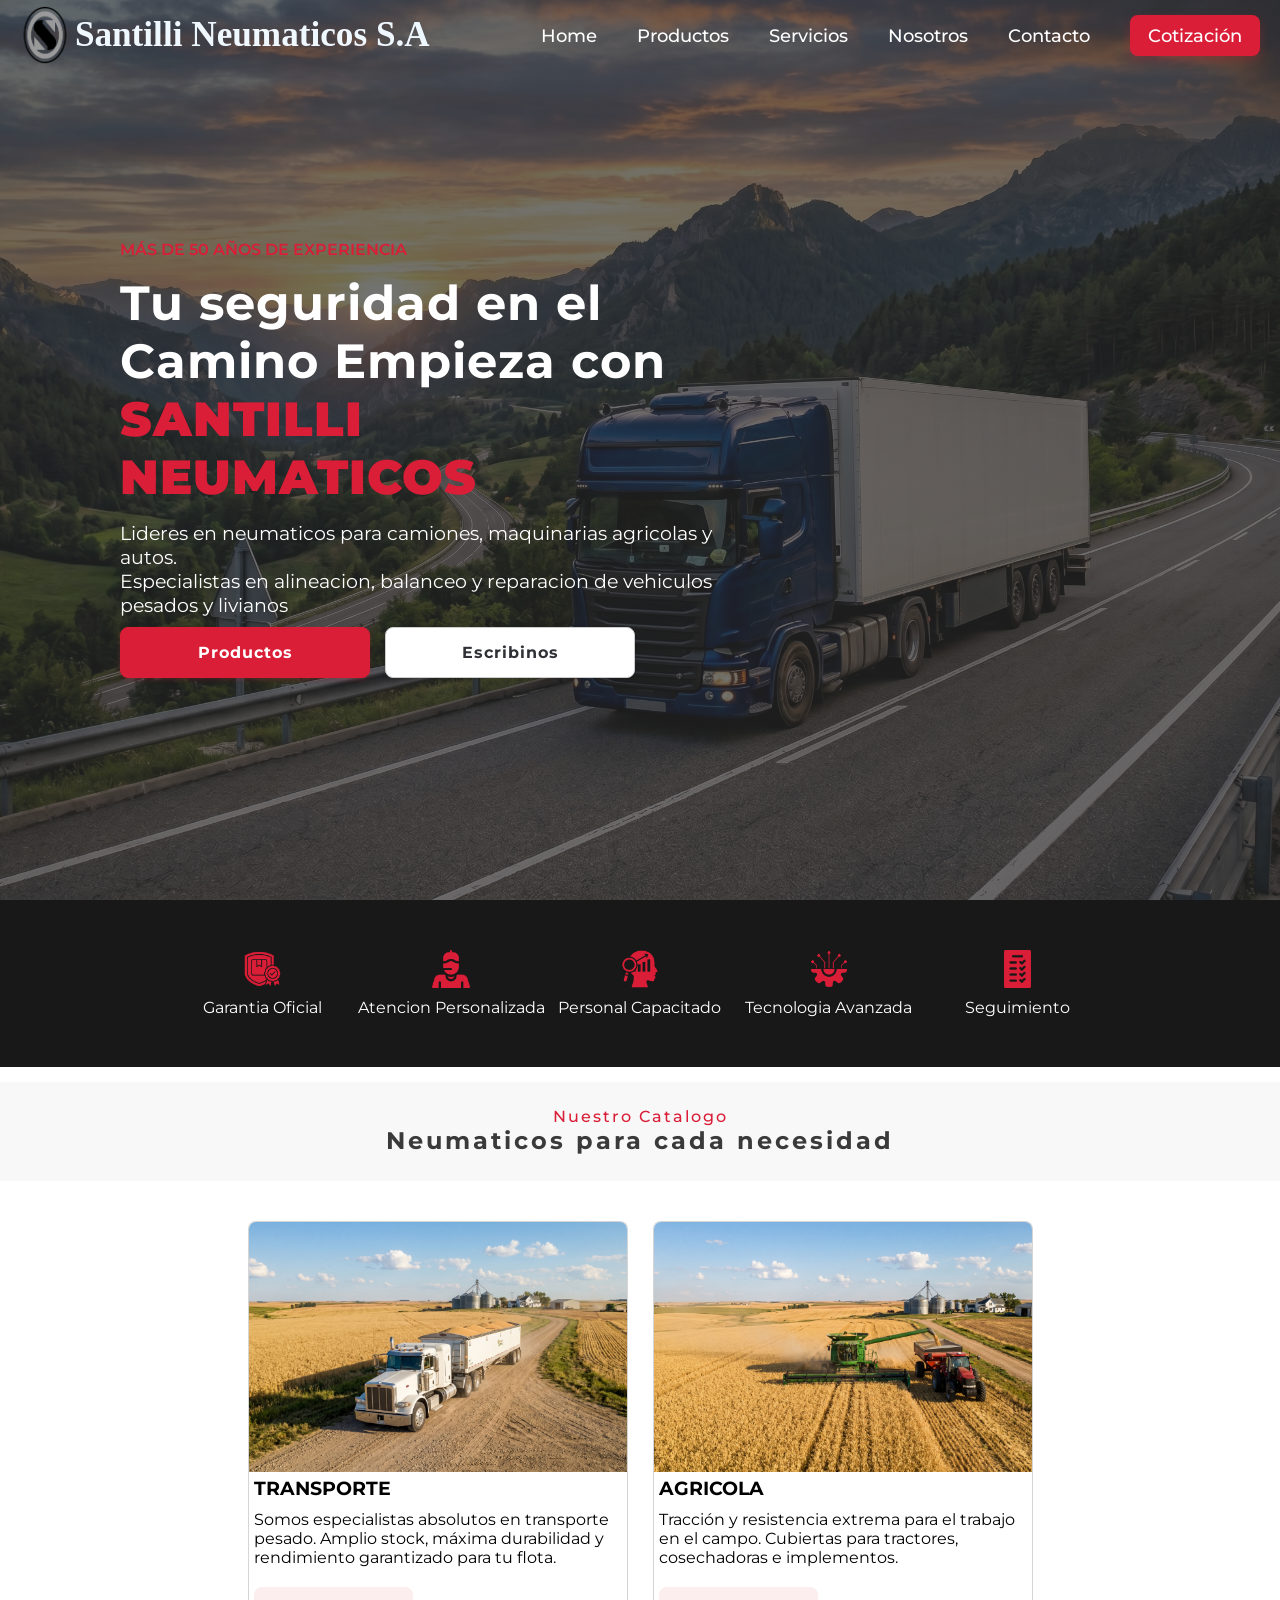
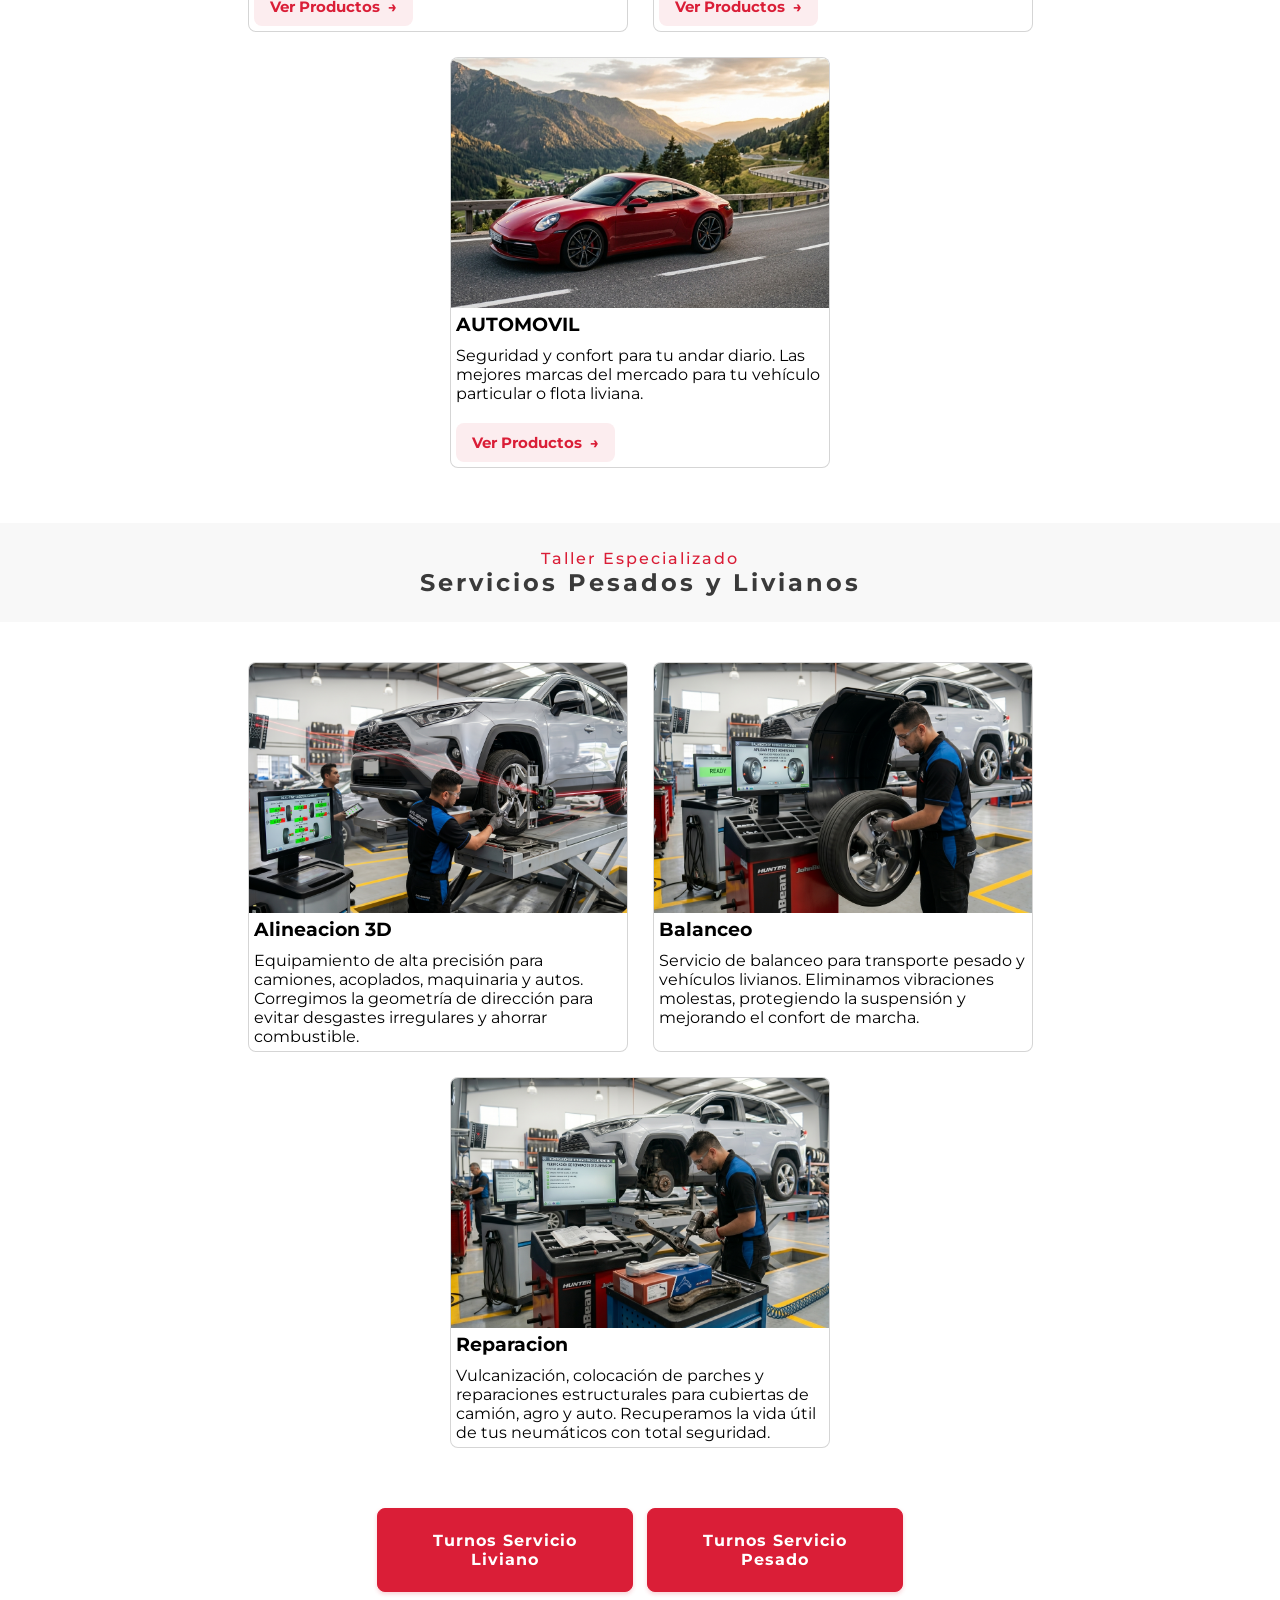
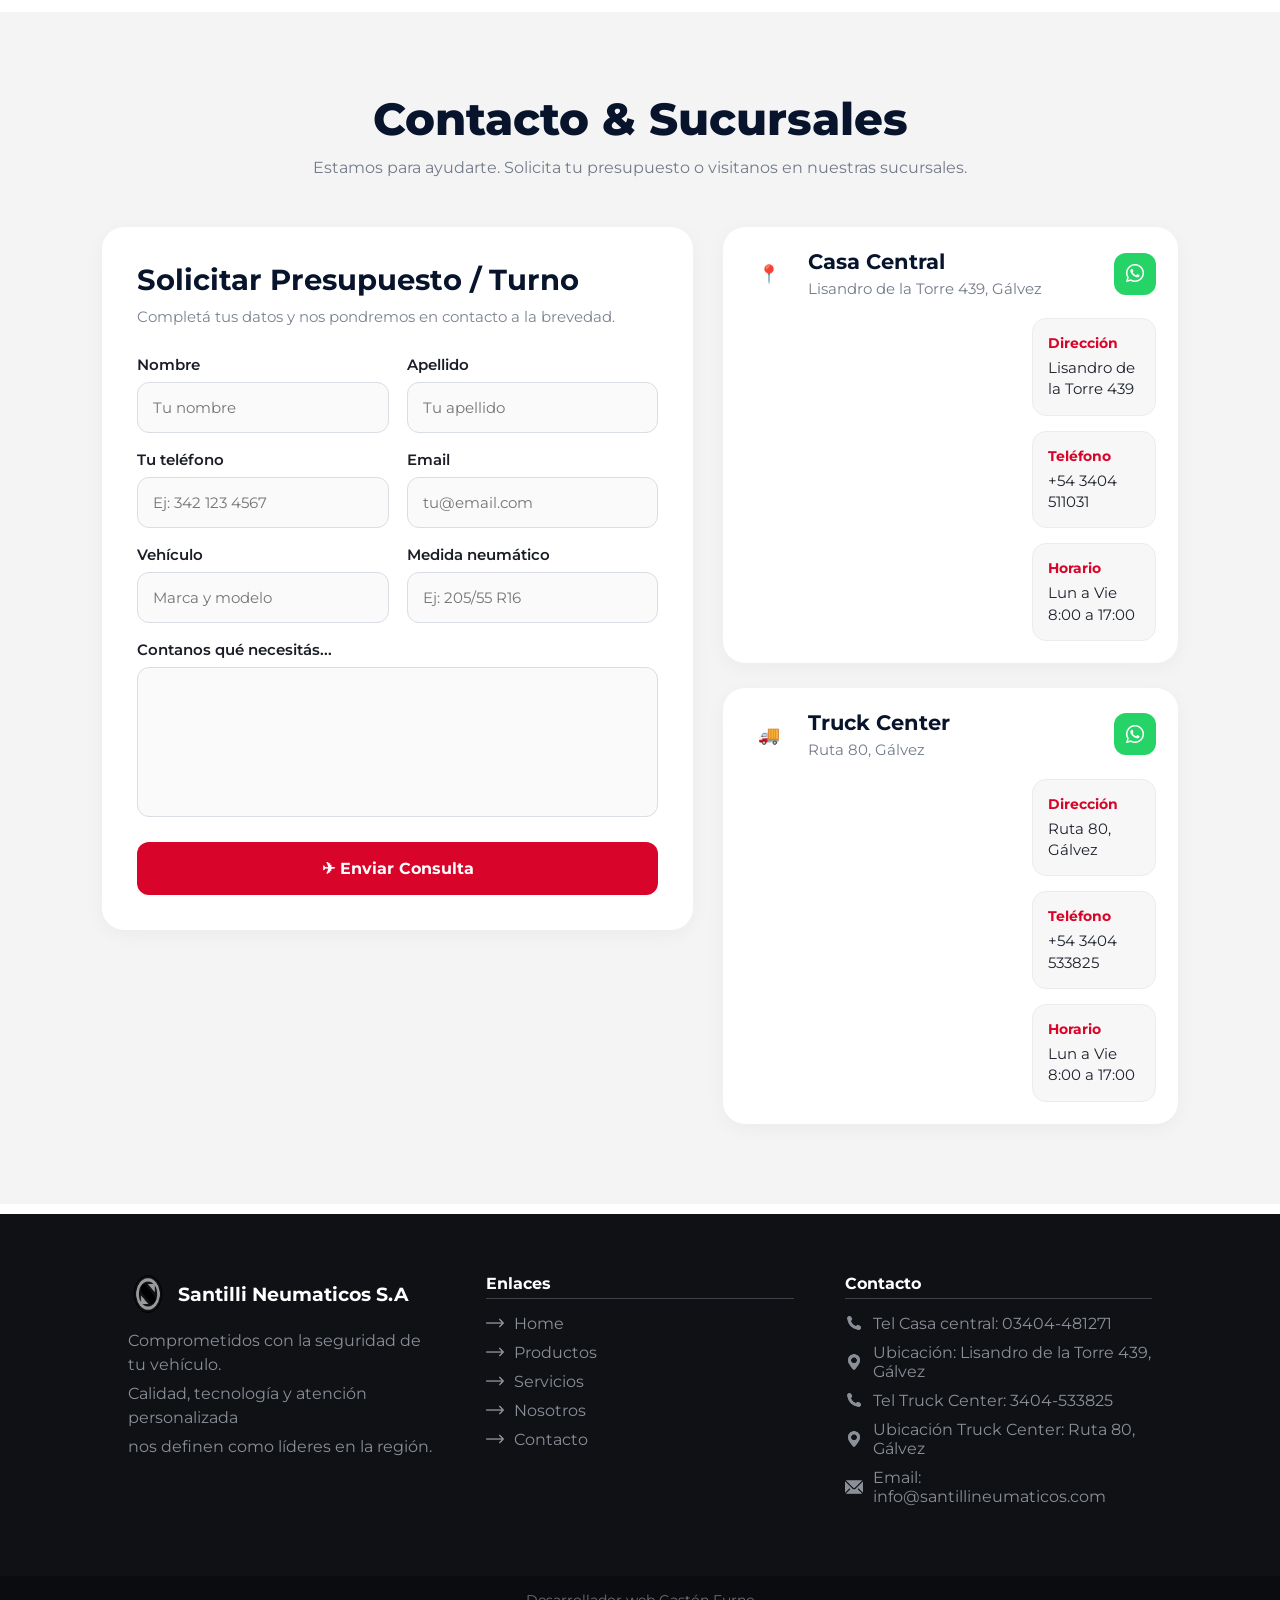
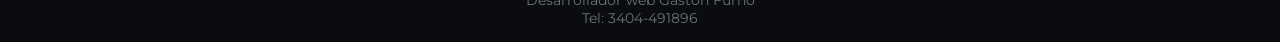
<file: index.html>
<!DOCTYPE html>
<html lang="en">
<head>
    <meta charset="UTF-8">
    <meta name="viewport" content="width=device-width, initial-scale=1.0">
    <link href="https://fonts.googleapis.com/css2?family=Montserrat:wght@400;500;700&display=swap" rel="stylesheet">
    <link rel="stylesheet" href="https://cdnjs.cloudflare.com/ajax/libs/font-awesome/6.5.1/css/all.min.css">
    <link rel="stylesheet" href="./estilo/style-header.css">
    <link rel="stylesheet" href="./estilo/style-main.css">
    <link rel="stylesheet" href="./estilo/style-footer.css">
    <title>Document</title>
</head>
<body>
<header class="encabezado-header">
<section class="seccion-encabezado">

    <nav class="nav-bar">
        <div class="logo-header">
        <img class="imagen-logo" src="./imagenes/header/logo1.png" alt="logo">
        <h1>Santilli Neumaticos S.A</h1>
        </div>
        <ul class="nav-menu">
            <li class="list-item"><a href="#home">Home</a></li>
            <li class="list-item"><a href="#productos">Productos</a></li>
            <li class="list-item"><a href="#servicios">Servicios</a></li>
            <li class="list-item"><a href="page/nosotros.html">Nosotros</a></li>
            <li class="list-item"><a href="#contacto">Contacto</a></li>
            <li class="list-item cotizacion"><a href="#contacto">Cotización</a></li>
        </ul>
    </nav>

</section>

<section id="home" class="presentacion-header">
<span class="text-presentacion">MÁS DE 50 AÑOS DE EXPERIENCIA</span>
<h2>Tu seguridad en el Camino Empieza con <span class="santilli-text-presentacion">SANTILLI NEUMATICOS</span></h2>
<p>Lideres en neumaticos para camiones, maquinarias agricolas y autos.</p>
<p>Especialistas en alineacion, balanceo y reparacion de vehiculos pesados y livianos</p>
    <div class="contenedor-botones">
        <a href="#productos" class="boton-presentacion nuestros-productos">Productos</a>
        <a href="#contacto" class="boton-presentacion enviar-mensaje">Escribinos</a>
    </div>
    
</section>

</header>
<main>
    <section class="seccion-ventajas">
        <div class="seccion-ventajas-contenedor">
            <div class="seccion-ventajas-garantia">
                <img src="./imagenes/iconos-ventajas/garantia-del-producto.png" alt="icono de garantia">
                Garantia Oficial</div> 

            <div class="seccion-ventajas-atencionPersonalizada">
                <img src="./imagenes/iconos-ventajas/atencion-personalizada.png" alt="icono de atencion personalizada">
                Atencion Personalizada</div> 

            <div class="seccion-ventajas-personalCapacitado">
                <img src="./imagenes/iconos-ventajas/personal-capacitado.png" alt="icono de personal capacitado">
                Personal Capacitado </div> 

            <div class="seccion-ventajas-tegnologiaAvanzada">
                <img src="./imagenes/iconos-ventajas/tecnologia.png" alt="icono de tecnologia avanzada">
                Tecnologia Avanzada</div> 

            <div class="seccion-ventajas-seguimiento">
                <img src="./imagenes/iconos-ventajas/seguimiento.png" alt="icono de seguimiento del producto">
                Seguimiento</div>
        </div>
    </section>
    
    <!------ SECCION CARDS CATALOGO ------>
     
    <section id="productos"  class="cards-main-catalogo">

                <p class="subtitulo-catalogo-index">Nuestro Catalogo</p>
                <h2 class="titulo-neumaticos-index">Neumaticos para cada necesidad</h2>
    </section>
         <section class="cards-catalogos">      
            <section class="card-main-index-categoria transporte-card">
                
                <div class="imagen-card-index"><img src="./imagenes/cards-index/transporte.png" alt="imagen relacionada con el transporte pesado"></div>
                    
                <div class="titulo-card-index"><h3>TRANSPORTE</h3></div>
                    
                <div class="descripcion-card-index">
                        <p>Somos especialistas absolutos en transporte pesado. Amplio stock, máxima durabilidad y rendimiento garantizado para tu flota.</p>
                </div>

                <div class="btn-card-consultarMedida">
                        <a href="page/transporte.html">Ver Productos</a>
                    </div>

            </section>

            <section class="card-main-index-categoria agricola-card">
                  <div class="imagen-card-index"><img src="./imagenes/cards-index/agricola.png" alt="imagen relacionada con agricola"></div>

                    <div class="titulo-card-index"><h3>AGRICOLA</h3></div>

                    <div class="descripcion-card-index">
                        <p>Tracción y resistencia extrema para el trabajo en el campo. Cubiertas para tractores, cosechadoras e implementos.</p>
                    </div>

                    <div class="btn-card-consultarMedida">
                        <a href="./page/agricola.html">Ver Productos</a>
                    </div>
            </section>

            <section class="card-main-index-categoria automovil-card">
                  <div class="imagen-card-index"><img src="./imagenes/cards-index/automovil.png" alt="imagen relacionada con automovil"></div>

                    <div class="titulo-card-index"><h3>AUTOMOVIL</h3></div>

                    <div class="descripcion-card-index">
                        <p>Seguridad y confort para tu andar diario. Las mejores marcas del mercado para tu vehículo particular o flota liviana.</p>
                    </div>
                    <div class="btn-card-consultarMedida">
                        <a href="page/auto-camioneta.html">Ver Productos </a>
                    </div>
            </section>
        </section> 

  <!------ SECCION CARDS SERVICIO ------>

         <section id="servicios" class="cards-main-catalogo">

                <p class="subtitulo-catalogo-index">Taller Especializado</p>
                <h2 class="titulo-neumaticos-index">Servicios Pesados y Livianos</h2>
    </section>

         <section class="cards-catalogos">      
            <section class="card-main-index-categoria transporte-card">
                
                <div class="imagen-card-index"><img src="./imagenes/cards-index/alineacion.png" alt=""></div>
                    
                <div class="titulo-card-index"><h3>Alineacion 3D</h3></div>
                    
                <div class="descripcion-card-index">
                        <p>Equipamiento de alta precisión para camiones, acoplados, maquinaria y autos. Corregimos la geometría de dirección para evitar desgastes irregulares y ahorrar combustible.</p>
                </div>

            </section>

            <section class="card-main-index-categoria agricola-card">
                  <div class="imagen-card-index"><img src="./imagenes/cards-index/balanceo.png" alt=""></div>

                    <div class="titulo-card-index"><h3>Balanceo</h3></div>

                    <div class="descripcion-card-index">
                        <p>Servicio de balanceo para transporte pesado y vehículos livianos. Eliminamos vibraciones molestas, protegiendo la suspensión y mejorando el confort de marcha.</p>
                    </div>

            </section>

            <section class="card-main-index-categoria automovil-card">
                  <div class="imagen-card-index"><img src="./imagenes/cards-index/reparacion.png" alt=""></div>

                    <div class="titulo-card-index"><h3>Reparacion</h3></div>

                    <div class="descripcion-card-index">
                        <p>Vulcanización, colocación de parches y reparaciones estructurales para cubiertas de camión, agro y auto. Recuperamos la vida útil de tus neumáticos con total seguridad.</p>
                    </div>
            </section>
        </section> 

    <section class="btn-Turno"> <a href="https://wa.me/543404511031?text=Hola%20quiero%20consultar%20por%20un%20turno%20para%20mi%20vehiculo">
        <button class="btn-agendarTurno">Turnos Servicio Liviano</button>
    </a>
    <a href="https://wa.me/543404533825?text=Hola%20quiero%20consultar%20por%20un%20turno%20para%20mi%20camion">
    <button class="btn-agendarTurno">Turnos Servicio Pesado</button>
    </a>

    </section>
        
    
    <section class="contacto-sucursales" id="contacto">

  
    <div class="titulo-contacto">
        <h2>Contacto & Sucursales</h2>
        <p>
            Estamos para ayudarte. Solicita tu presupuesto o visitanos en nuestras sucursales.
        </p>
    </div>

    
    <div class="contacto-grid">

     
        <div class="formulario-contacto">

            <h3>Solicitar Presupuesto / Turno</h3>
            <p>
                Completá tus datos y nos pondremos en contacto a la brevedad.
            </p>

            <form>

                <div class="input-doble">

                    <div class="input-box">
                        <label>Nombre</label>
                        <input type="text" placeholder="Tu nombre">
                    </div>

                    <div class="input-box">
                        <label>Apellido</label>
                        <input type="text" placeholder="Tu apellido">
                    </div>

                </div>

                <div class="input-doble">

                    <div class="input-box">
                        <label>Tu teléfono</label>
                        <input type="text" placeholder="Ej: 342 123 4567">
                    </div>

                    <div class="input-box">
                        <label>Email</label>
                        <input type="email" placeholder="tu@email.com">
                    </div>

                </div>

                <div class="input-doble">

                    <div class="input-box">
                        <label>Vehículo</label>
                        <input type="text" placeholder="Marca y modelo">
                    </div>

                    <div class="input-box">
                        <label>Medida neumático</label>
                        <input type="text" placeholder="Ej: 205/55 R16">
                    </div>

                </div>

                <div class="input-box">
                    <label>Contanos qué necesitás...</label>

                    <textarea 
                    placeholder="Escribe tu consulta aquí...">
                    </textarea>
                </div>

                <button type="submit">
                    ✈ Enviar Consulta
                </button>

            </form>

        </div>

        
        <div class="sucursales-container">

            
            <div class="sucursal-card">

                <div class="sucursal-header">

                    <div class="info-sucursal">

                        <div class="icono-sucursal">
                            📍
                        </div>

                        <div>
                            <h4>Casa Central</h4>
                            <span>Lisandro de la Torre 439, Gálvez</span>
                        </div>

                    </div>

                    <a 
                        class="whatsapp-btn"
                        href="https://wa.me/543404511031?text=Hola%20quiero%20consultar%20por%20un%20turno%20para%20mi%20vehiculo"
                        target="_blank">
                        <i class="fa-brands fa-whatsapp"></i>
                    </a>

                </div>

              
                <div class="contenido-sucursal">

                    <iframe 
                    src="https://www.google.com/maps/embed?pb=!1m18!1m12!1m3!1d4012.1503043426846!2d-61.222255700000005!3d-32.032402!2m3!1f0!2f0!3f0!3m2!1i1024!2i768!4f13.1!3m3!1m2!1s0x95b58c7d31b912d5%3A0x67f13b2d57db675f!2sSantilli%20Neum%C3%A1ticos%20SA!5e1!3m2!1ses!2sar!4v1778799766235!5m2!1ses!2sar"
                    allowfullscreen=""
                    loading="lazy">
                    </iframe>

                    <div class="datos-sucursal">

                        <div class="dato-item">
                            <h5>Dirección</h5>
                            <p>Lisandro de la Torre 439</p>
                        </div>

                        <div class="dato-item">
                            <h5>Teléfono</h5>
                            <p>+54 3404 511031</p>
                        </div>

                        <div class="dato-item">
                            <h5>Horario</h5>
                            <p>Lun a Vie 8:00 a 17:00</p>
                        </div>

                    </div>

                </div>

            </div>

            <!-- TRUCK CENTER -->
            <div class="sucursal-card">

                <div class="sucursal-header">

                    <div class="info-sucursal">

                        <div class="icono-sucursal">
                            🚚
                        </div>

                        <div>
                            <h4>Truck Center</h4>
                            <span>Ruta 80, Gálvez</span>
                        </div>

                    </div>

                    <a 
                        class="whatsapp-btn"
                        href="https://wa.me/543404533825?text=Hola%20quiero%20consultar%20por%20un%20turno%20para%20mi%20camion"
                        target="_blank">
                        <i class="fa-brands fa-whatsapp"></i>
                    </a>


                </div>

                <!-- MAPA + INFO -->
                <div class="contenido-sucursal">

                    <iframe 
                    src="https://www.google.com/maps/embed?pb=!1m18!1m12!1m3!1d4011.9768968056624!2d-61.190101999999996!3d-32.03635980000001!2m3!1f0!2f0!3f0!3m2!1i1024!2i768!4f13.1!3m3!1m2!1s0x95b58dcc28f02b3f%3A0x31be4a504eaa76c!2sTruck%20Center%20Santilli%20Neum%C3%A1ticos%20S.%20A.!5e1!3m2!1ses!2sar!4v1778799832938!5m2!1ses!2sar"
                    allowfullscreen=""
                    loading="lazy">
                    </iframe>

                    <div class="datos-sucursal">

                        <div class="dato-item">
                            <h5>Dirección</h5>
                            <p>Ruta 80, Gálvez</p>
                        </div>

                        <div class="dato-item">
                            <h5>Teléfono</h5>
                            <p>+54 3404 533825</p>
                        </div>

                        <div class="dato-item">
                            <h5>Horario</h5>
                            <p>Lun a Vie 8:00 a 17:00</p>
                        </div>

                    </div>

                </div>

            </div>

        </div>

    </div>

</section>

</main>

<footer>

<section class="footer-container">

    <section class="footer-description">
        <div class="footer-logo">
            <img src="./imagenes/header/logo1.png" alt="logo santilli neumaticos del footer">
            <h4>Santilli Neumaticos S.A</h4>
        </div>

        <div class="footer-txt">
            <p>Comprometidos con la seguridad de tu vehículo.</p>
            <p>Calidad, tecnología y atención personalizada</p>
            <p>nos definen como líderes en la región.</p>
        </div>
    </section>

    <section class="footer-sub-nav"> 
        <h4>Enlaces</h4>
        <ul>
            <li><img src="./imagenes/icono-contacto/flecha-correcta.png" alt="flecha recta para señalar cada elemento del sub-nav"><a href="#home">Home</a></li>
            <li><img src="./imagenes/icono-contacto/flecha-correcta.png" alt="flecha recta para señalar cada elemento del sub-nav"><a href="#productos">Productos</a></li>
            <li><img src="./imagenes/icono-contacto/flecha-correcta.png" alt="flecha recta para señalar cada elemento del sub-nav"><a href="#servicios">Servicios</a></li>
            <li><img src="./imagenes/icono-contacto/flecha-correcta.png" alt="flecha recta para señalar cada elemento del sub-nav"><a href="">Nosotros</a></li>
            <li><img src="./imagenes/icono-contacto/flecha-correcta.png" alt="flecha recta para señalar cada elemento del sub-nav"><a href="#contacto">Contacto</a></li>
        </ul>
    </section>

    <section class="footer-info-contacto">
        <h4>Contacto</h4>
        <ul>
            <li><img src="./imagenes/icono-contacto/llamar.png" alt="">Tel Casa central: 03404-481271</li>
            <li><img src="./imagenes/icono-contacto/pasador-de-ubicacion.png" alt="">Ubicación: Lisandro de la Torre 439, Gálvez</li>
            <li><img src="./imagenes/icono-contacto/llamar.png" alt="">Tel Truck Center: 3404-533825</li>
            <li><img src="./imagenes/icono-contacto/pasador-de-ubicacion.png" alt="">Ubicación Truck Center: Ruta 80, Gálvez</li>
            <li><img src="./imagenes/icono-contacto/correo-electronico.png" alt="">Email: info@santillineumaticos.com</li>
        </ul>
    </section>

</section>

<div class="footer-bottom">
    <p>Desarrollador web Gastón Furno</p>
    <p>Tel: 3404-491896</p>
</div>

</footer>

<script src="javaScript/main.js"></script>
</body>
</html>
</file>
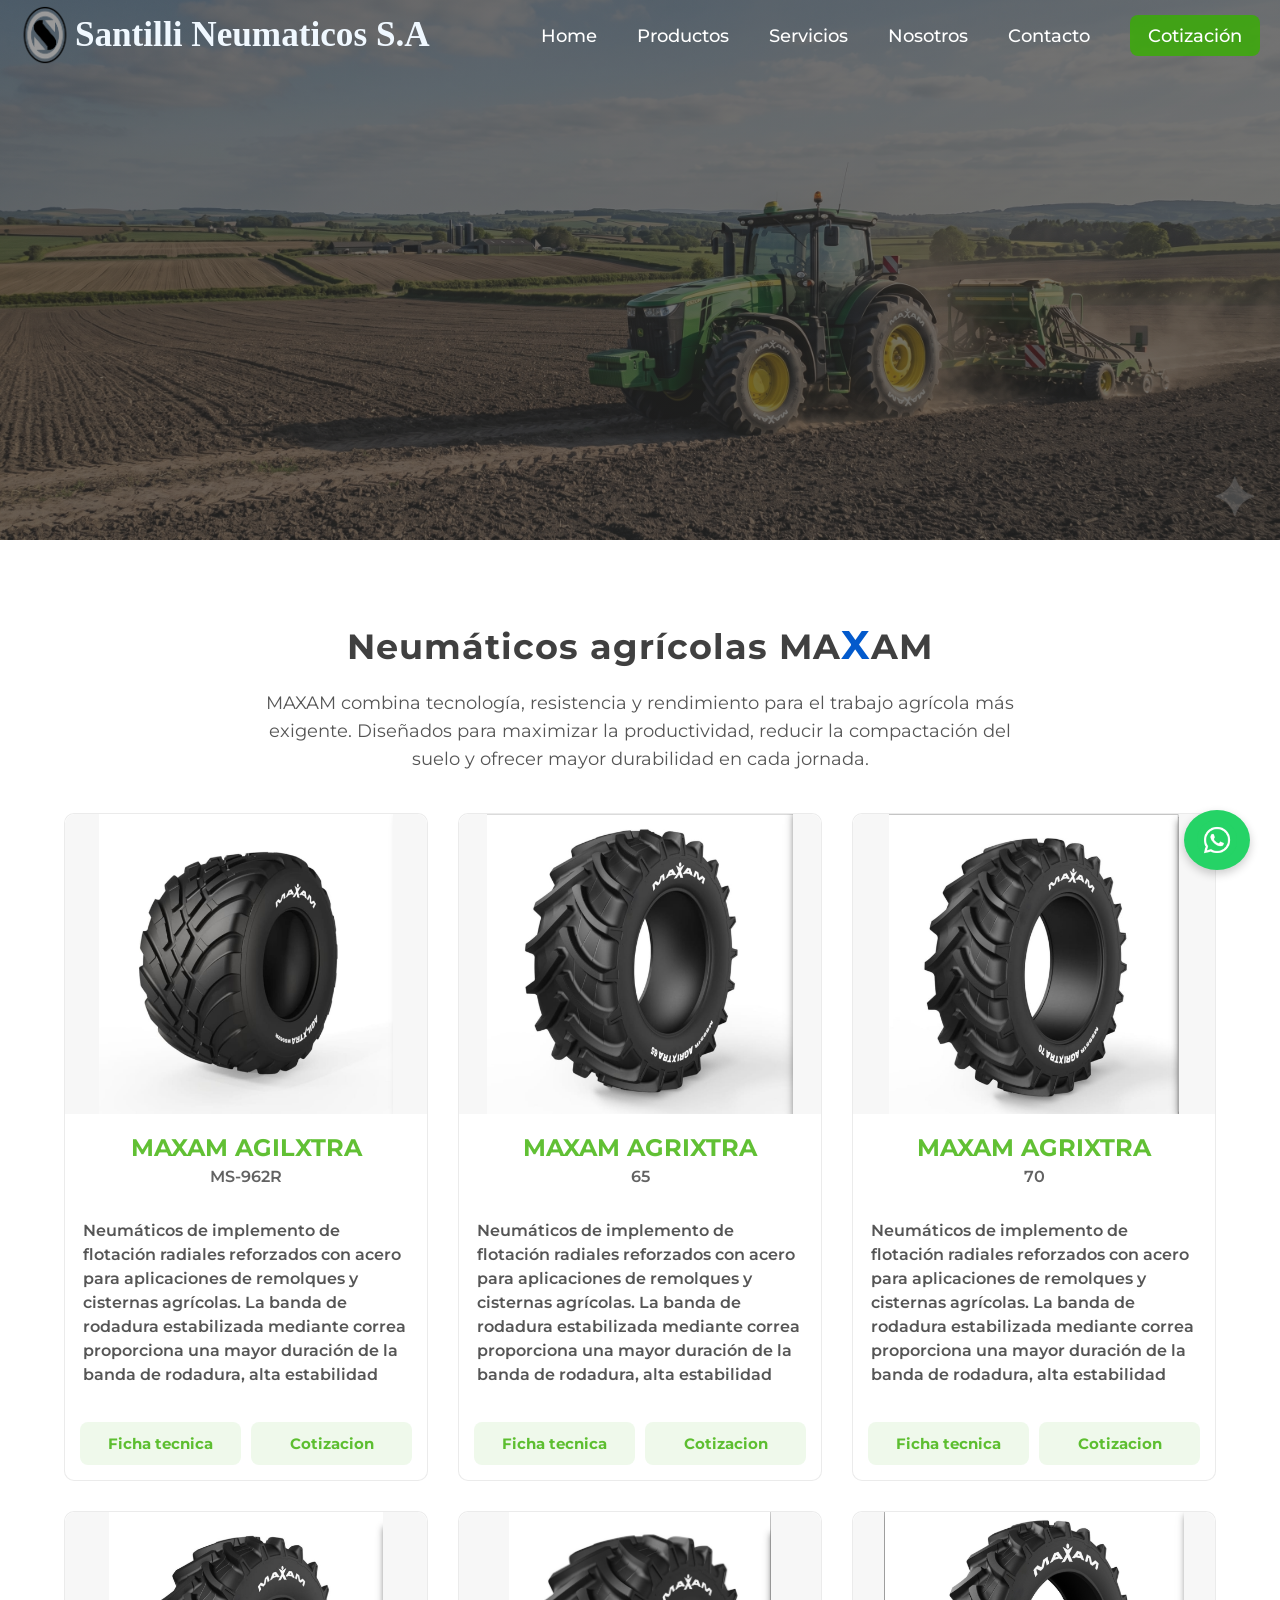
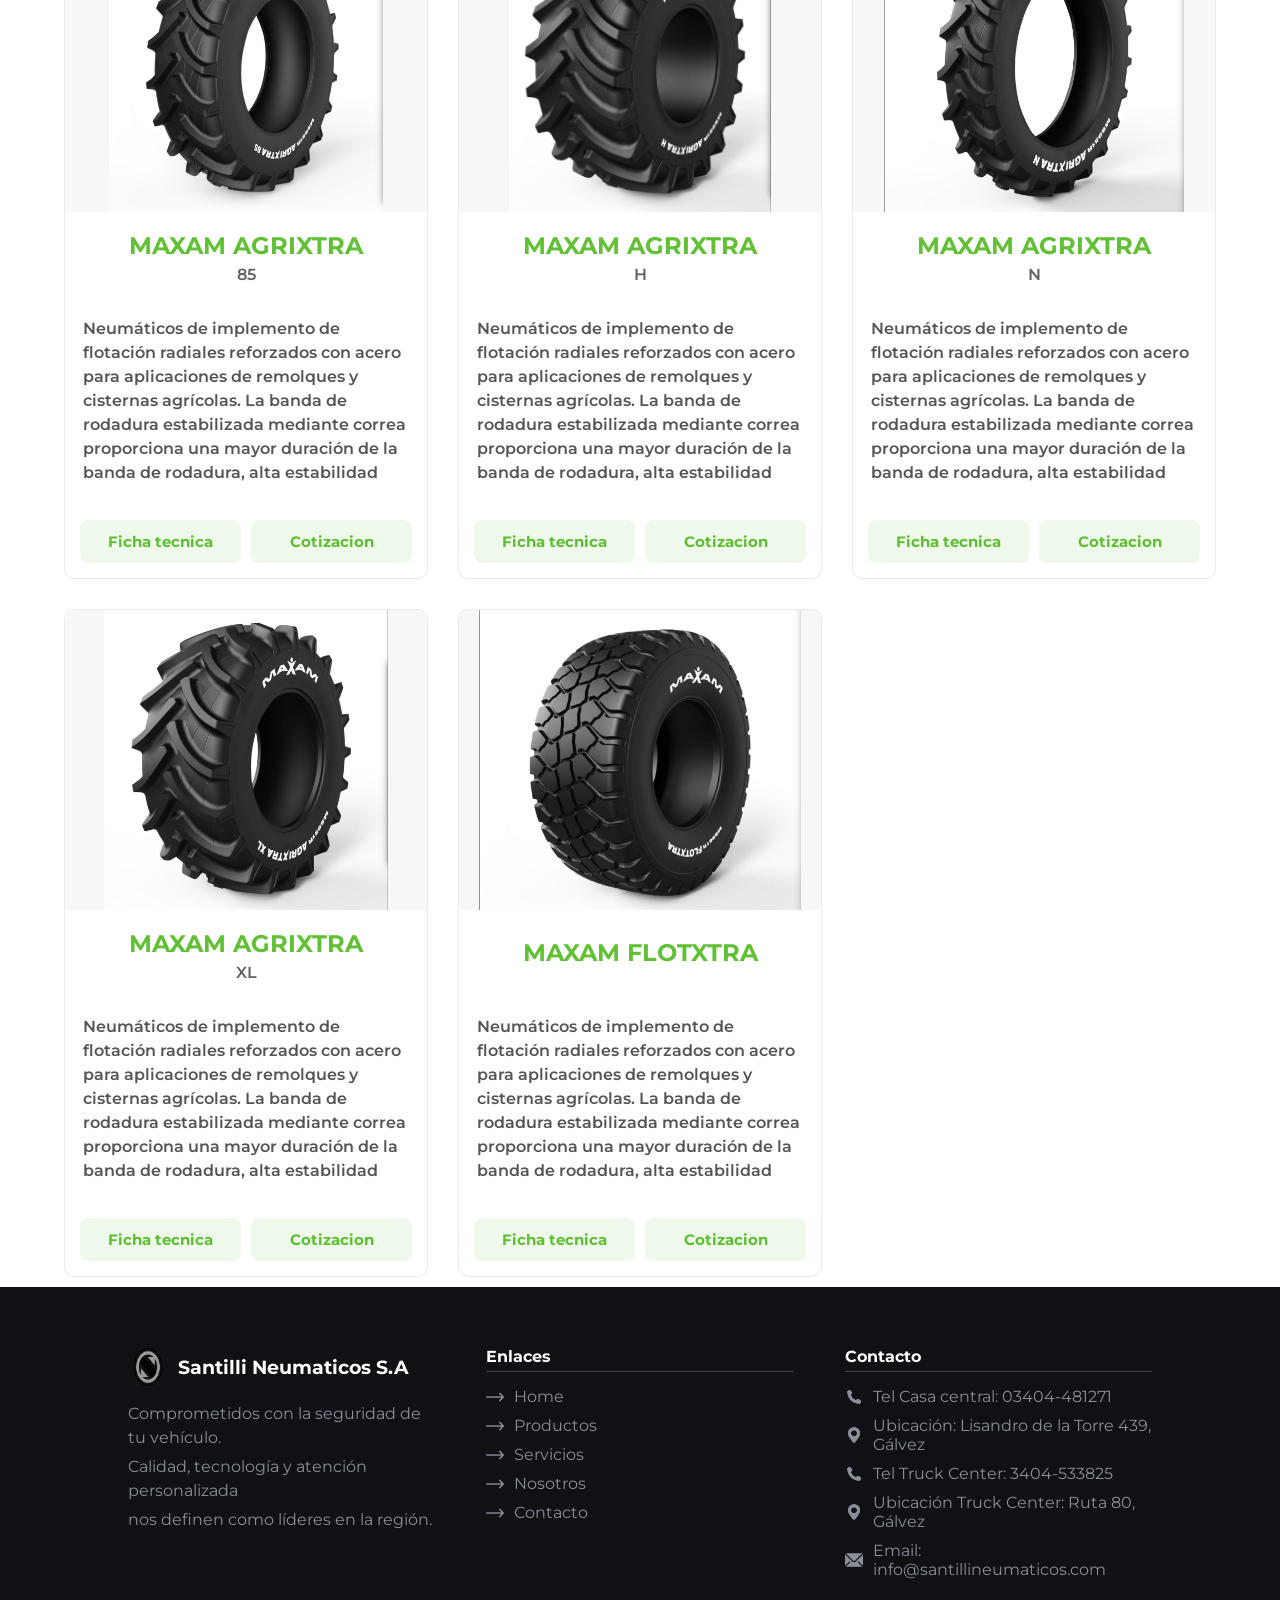
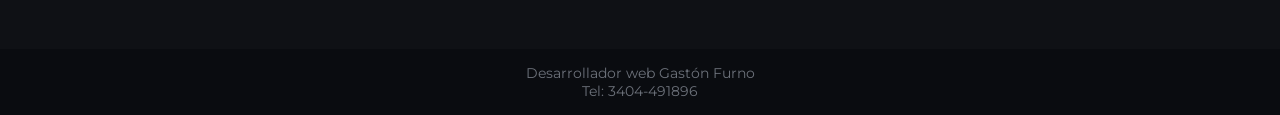
<file: page/agricola.html>
<!DOCTYPE html>
<html lang="en">
<head>
    <meta charset="UTF-8">
    <meta name="viewport" content="width=device-width, initial-scale=1.0">
    <link href="https://fonts.googleapis.com/css2?family=Montserrat:wght@400;500;700&display=swap" rel="stylesheet">
    <link rel="stylesheet" href="../estilo/style-header.css">
    <link rel="stylesheet" href="../estilo/style-main.css">
    <link rel="stylesheet" href="../estilo/style-footer.css">
    <link rel="stylesheet" href="../estilo/estilo-page/style-productos.css">
    <title>Document</title>
</head>
<body>
<header class="encabezado-header agro-header">
<section class="seccion-encabezado agro-section">

    <nav class="nav-bar agro-nav">
        <div class="logo-header">
        <img class="imagen-logo" src="../imagenes/header/logo1.png" alt="logo">
        <h1>Santilli Neumaticos S.A</h1>
        </div>
        <ul class="nav-menu agro-ul">
            <li class="list-item agro-item"><a href="../index.html">Home</a></li>
            <li class="list-item agro-item"><a href="../index.html#productos">Productos</a></li>
            <li class="list-item  agro-item"><a href="../index.html#servicios">Servicios</a></li>
            <li class="list-item agro-item"><a href="#">Nosotros</a></li>
            <li class="list-item agro-item"><a href="../index.html#contacto">Contacto</a></li>
            <li class="list-item cotizacion agro-item-cotizacion-btn"><a href="../index.html#contacto">Cotización</a></li>
        </ul>
        </nav>
</section>

</header>

<main>

    <section class="intro-maxam">
    <div class="intro-maxam-container">
        <h2>Neumáticos agrícolas MA<span class="maxam-x">X</span>AM</h2>
        <p>
            MAXAM combina tecnología, resistencia y rendimiento para el trabajo
            agrícola más exigente. Diseñados para maximizar la productividad,
            reducir la compactación del suelo y ofrecer mayor durabilidad en
            cada jornada.
        </p>
    </div>
    </section>

    <section class="contenedor-productos">
        <div class="card-contenedor agro-card">
            <img src="../imagenes/productos-agro/ms-962r/maxam-tyre-ms962r.jpeg" alt="maxam ms962r cubierta agricola">
            <div class="card-title agro-title">
                <h2>MAXAM AGILXTRA</h2>
                <p>MS-962R</p>
            </div>
            <div class="card-description agro-description">
                <p>Neumáticos de implemento de flotación radiales reforzados con acero para aplicaciones de remolques y cisternas agrícolas. La banda de rodadura estabilizada mediante correa proporciona una mayor duración de la banda de rodadura, alta estabilidad</p>
            </div>
            <div class="card-container-btn">
                <a href="./page-agricola/ficha-ms962r.html" class="card-enlace card-enlace-agro">Ficha tecnica</a>
                <a href="../index.html#contacto" class="card-enlace card-enlace-agro">Cotizacion</a>
            </div>
        </div>

            <div class="card-contenedor agro-card">
            <img src="../imagenes/productos-agro/agrixtra-65/agrixtra-65.jpeg" alt="maxam agrixtra 65 cubierta agricola">
            <div class="card-title agro-title">
                <h2>MAXAM AGRIXTRA</h2>
                <p>65</p>
            </div>
            <div class="card-description agro-description">
                <p>Neumáticos de implemento de flotación radiales reforzados con acero para aplicaciones de remolques y cisternas agrícolas. La banda de rodadura estabilizada mediante correa proporciona una mayor duración de la banda de rodadura, alta estabilidad</p>
            </div>
            <div class="card-container-btn">
                <a href="" class="card-enlace card-enlace-agro">Ficha tecnica</a>
                <a href="" class="card-enlace card-enlace-agro">Cotizacion</a>
            </div>
        </div>

            <div class="card-contenedor agro-card ">
            <img src="../imagenes/productos-agro/agrixtra-70/agrixtra-70.jpeg" alt="maxam agrixtra-70 cubierta agricola">
            <div class="card-title agro-title">
                <h2>MAXAM AGRIXTRA</h2>
                <p>70</p>
            </div>
            <div class="card-description agro-description ">
                <p>Neumáticos de implemento de flotación radiales reforzados con acero para aplicaciones de remolques y cisternas agrícolas. La banda de rodadura estabilizada mediante correa proporciona una mayor duración de la banda de rodadura, alta estabilidad</p>
            </div>
            <div class="card-container-btn">
                <a href="" class="card-enlace card-enlace-agro">Ficha tecnica</a>
                <a href="" class="card-enlace card-enlace-agro">Cotizacion</a>
            </div>
        </div>

            <div class="card-contenedor agro-card ">
            <img src="../imagenes/productos-agro/agrixtra-85/agrixtra-85.jpeg" alt="maxam agrixtra-85 cubierta agricola">
            <div class="card-title agro-title">
                <h2>MAXAM AGRIXTRA</h2>
                <p>85</p>
            </div>
            <div class="card-description agro-description">
                <p>Neumáticos de implemento de flotación radiales reforzados con acero para aplicaciones de remolques y cisternas agrícolas. La banda de rodadura estabilizada mediante correa proporciona una mayor duración de la banda de rodadura, alta estabilidad</p>
            </div>
            <div class="card-container-btn">
                <a href="" class="card-enlace card-enlace-agro">Ficha tecnica</a>
                <a href="" class="card-enlace card-enlace-agro">Cotizacion</a>
            </div>
        </div>

            <div class="card-contenedor agro-card ">
            <img src="../imagenes/productos-agro/agrixtra-h/agrixtra-h.jpeg" alt="maxam agrixtra H cubierta agricola">
            <div class="card-title agro-title">
                <h2>MAXAM AGRIXTRA</h2>
                <p>H</p>
            </div>
            <div class="card-description agro-description">
                <p>Neumáticos de implemento de flotación radiales reforzados con acero para aplicaciones de remolques y cisternas agrícolas. La banda de rodadura estabilizada mediante correa proporciona una mayor duración de la banda de rodadura, alta estabilidad</p>
            </div>
            <div class="card-container-btn">
                <a href="" class="card-enlace card-enlace-agro">Ficha tecnica</a>
                <a href="" class="card-enlace card-enlace-agro">Cotizacion</a>
            </div>
        </div>

            <div class="card-contenedor agro-card ">
            <img src="../imagenes/productos-agro/agrixtra-n/agrixtra-n.jpeg" alt="maxam agrixtra-n cubierta agricola">
            <div class="card-title agro-title">
                <h2>MAXAM AGRIXTRA</h2>
                <p>N</p>
            </div>
            <div class="card-description agro-description">
                <p>Neumáticos de implemento de flotación radiales reforzados con acero para aplicaciones de remolques y cisternas agrícolas. La banda de rodadura estabilizada mediante correa proporciona una mayor duración de la banda de rodadura, alta estabilidad</p>
            </div>
           <div class="card-container-btn">
                <a href="" class="card-enlace card-enlace-agro">Ficha tecnica</a>
                <a href="" class="card-enlace card-enlace-agro">Cotizacion</a>
            </div>
        </div>

            <div class="card-contenedor agro-card ">
            <img src="../imagenes/productos-agro/agrixtra-xl/agrixtra-xl.jpeg" alt="maxam agrixtra-xl cubierta agricola">
            <div class="card-title agro-title">
                <h2>MAXAM AGRIXTRA</h2>
                <p>XL</p>
            </div>
            <div class="card-description agro-description">
                <p>Neumáticos de implemento de flotación radiales reforzados con acero para aplicaciones de remolques y cisternas agrícolas. La banda de rodadura estabilizada mediante correa proporciona una mayor duración de la banda de rodadura, alta estabilidad</p>
            </div>
             <div class="card-container-btn">
                <a href="" class="card-enlace card-enlace-agro">Ficha tecnica</a>
                <a href="" class="card-enlace card-enlace-agro">Cotizacion</a>
            </div>
        </div>

            <div class="card-contenedor agro-card ">
            <img src="../imagenes/productos-agro/agrixtra-flotxtra/flotxtra.jpeg" alt="maxam flotxtra cubierta agricola">
            <div class="card-title agro-title">
                <h2>MAXAM FLOTXTRA</h2>
                <p></p>
                
            </div>
            <div class="card-description agro-description">
                <p>Neumáticos de implemento de flotación radiales reforzados con acero para aplicaciones de remolques y cisternas agrícolas. La banda de rodadura estabilizada mediante correa proporciona una mayor duración de la banda de rodadura, alta estabilidad</p>
            </div>
            <div class="card-container-btn">
                <a href="" class="card-enlace card-enlace-agro">Ficha tecnica</a>
                <a href="" class="card-enlace card-enlace-agro">Cotizacion</a>
            </div>
        </div>

    </section>
</main>
<a href="" class="whatsapp-float" onclick="enviarWhatsApp()">
    <img src="../imagenes/iconos/social.png" alt="whatsapp">
</a>

<footer>
<section class="footer-container">

    <section class="footer-description">
        <div class="footer-logo">
            <img src="../imagenes/header/logo1.png" alt="logo santilli neumaticos del footer">
            <h4>Santilli Neumaticos S.A</h4>
        </div>

        <div class="footer-txt">
            <p>Comprometidos con la seguridad de tu vehículo.</p>
            <p>Calidad, tecnología y atención personalizada</p>
            <p>nos definen como líderes en la región.</p>
        </div>
    </section>

    <section class="footer-sub-nav"> 
        <h4>Enlaces</h4>
        <ul>
            <li><img src="../imagenes/icono-contacto/flecha-correcta.png" alt="flecha recta para señalar cada elemento del sub-nav"><a href="#home">Home</a></li>
            <li><img src="../imagenes/icono-contacto/flecha-correcta.png" alt="flecha recta para señalar cada elemento del sub-nav"><a href="#productos">Productos</a></li>
            <li><img src="../imagenes/icono-contacto/flecha-correcta.png" alt="flecha recta para señalar cada elemento del sub-nav"><a href="#servicios">Servicios</a></li>
            <li><img src="../imagenes/icono-contacto/flecha-correcta.png" alt="flecha recta para señalar cada elemento del sub-nav"><a href="">Nosotros</a></li>
            <li><img src="../imagenes/icono-contacto/flecha-correcta.png" alt="flecha recta para señalar cada elemento del sub-nav"><a href="#contacto">Contacto</a></li>
        </ul>
    </section>

    <section class="footer-info-contacto">
        <h4>Contacto</h4>
        <ul>
            <li><img src="../imagenes/icono-contacto/llamar.png" alt="">Tel Casa central: 03404-481271</li>
            <li><img src="../imagenes/icono-contacto/pasador-de-ubicacion.png" alt="">Ubicación: Lisandro de la Torre 439, Gálvez</li>
            <li><img src="../imagenes/icono-contacto/llamar.png" alt="">Tel Truck Center: 3404-533825</li>
            <li><img src="../imagenes/icono-contacto/pasador-de-ubicacion.png" alt="">Ubicación Truck Center: Ruta 80, Gálvez</li>
            <li><img src="../imagenes/icono-contacto/correo-electronico.png" alt="">Email: info@santillineumaticos.com</li>
        </ul>
    </section>

</section>

<div class="footer-bottom">
    <p>Desarrollador web Gastón Furno</p>
    <p>Tel: 3404-491896</p>
</div>

</footer>

<script src="../javaScript/main.js"></script>
<script src="../javaScript/efecto-prod.js"></script>
</body>
</html>
</file>
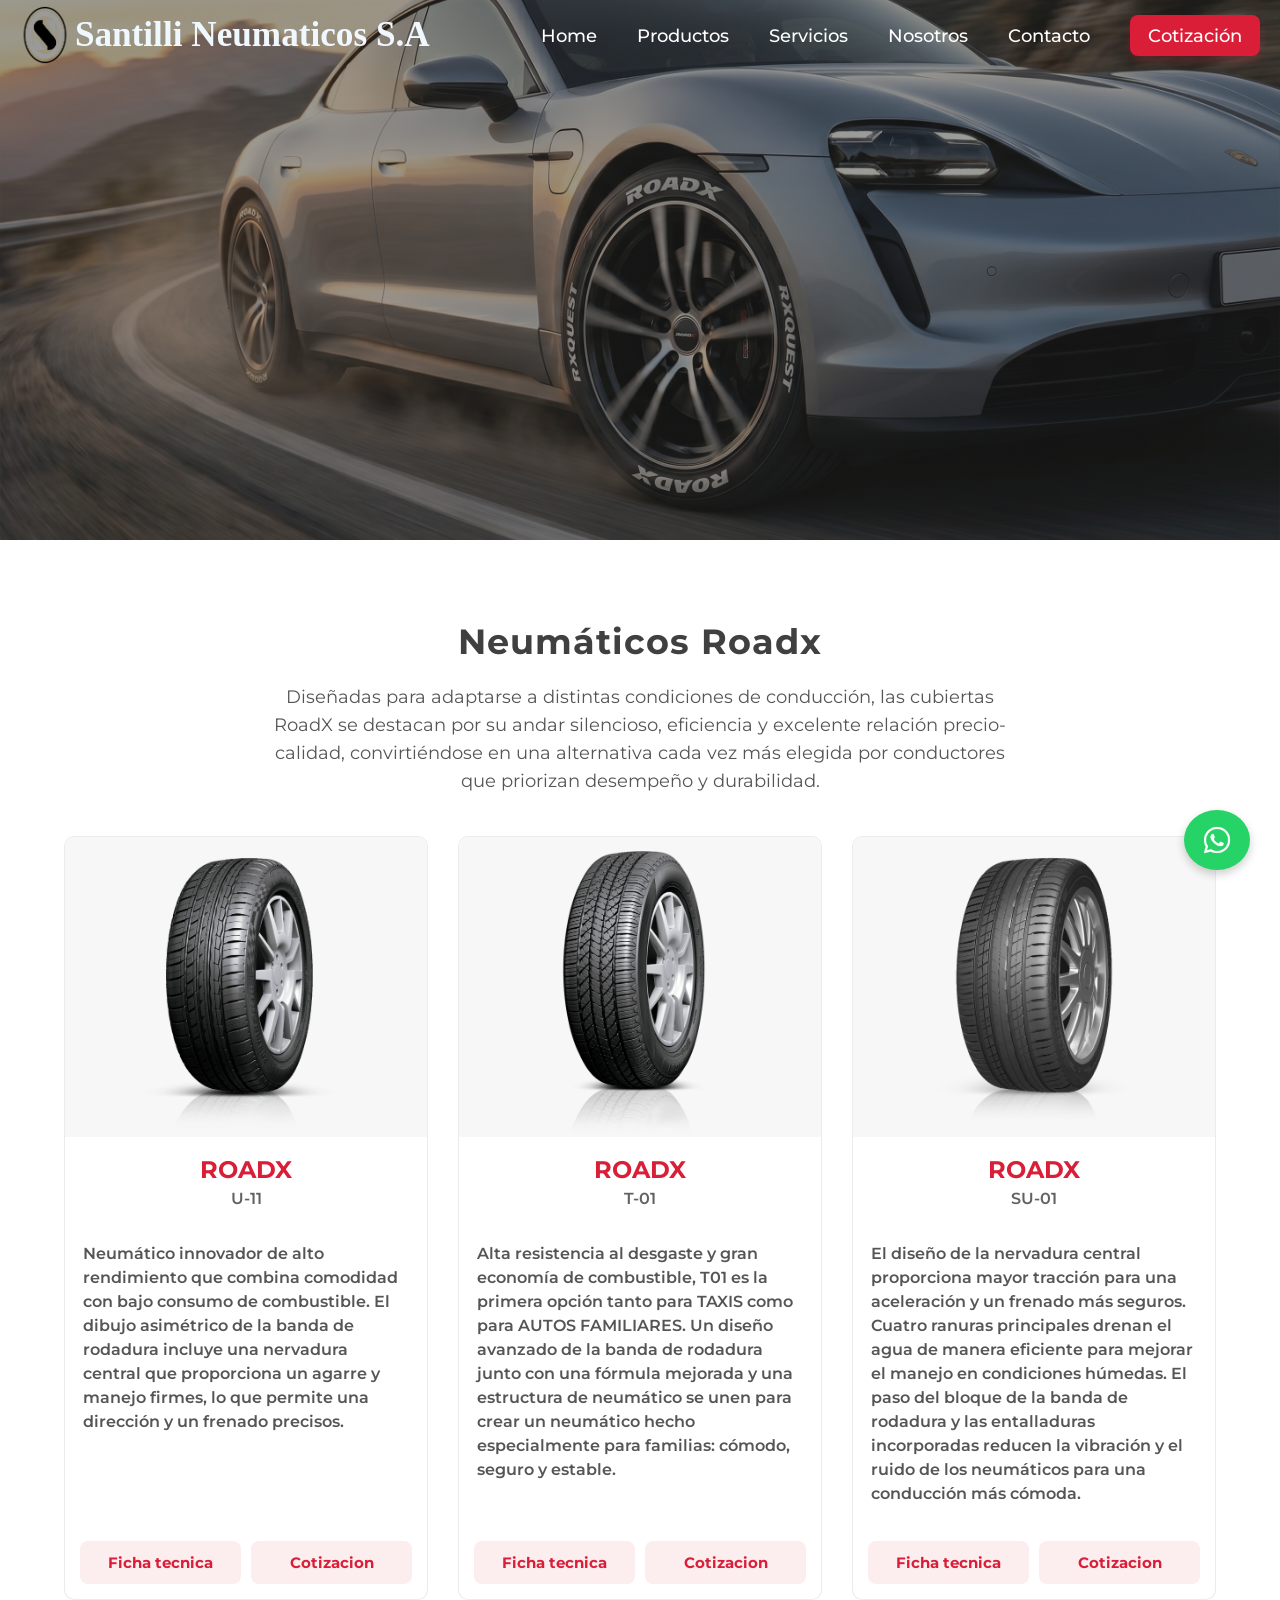
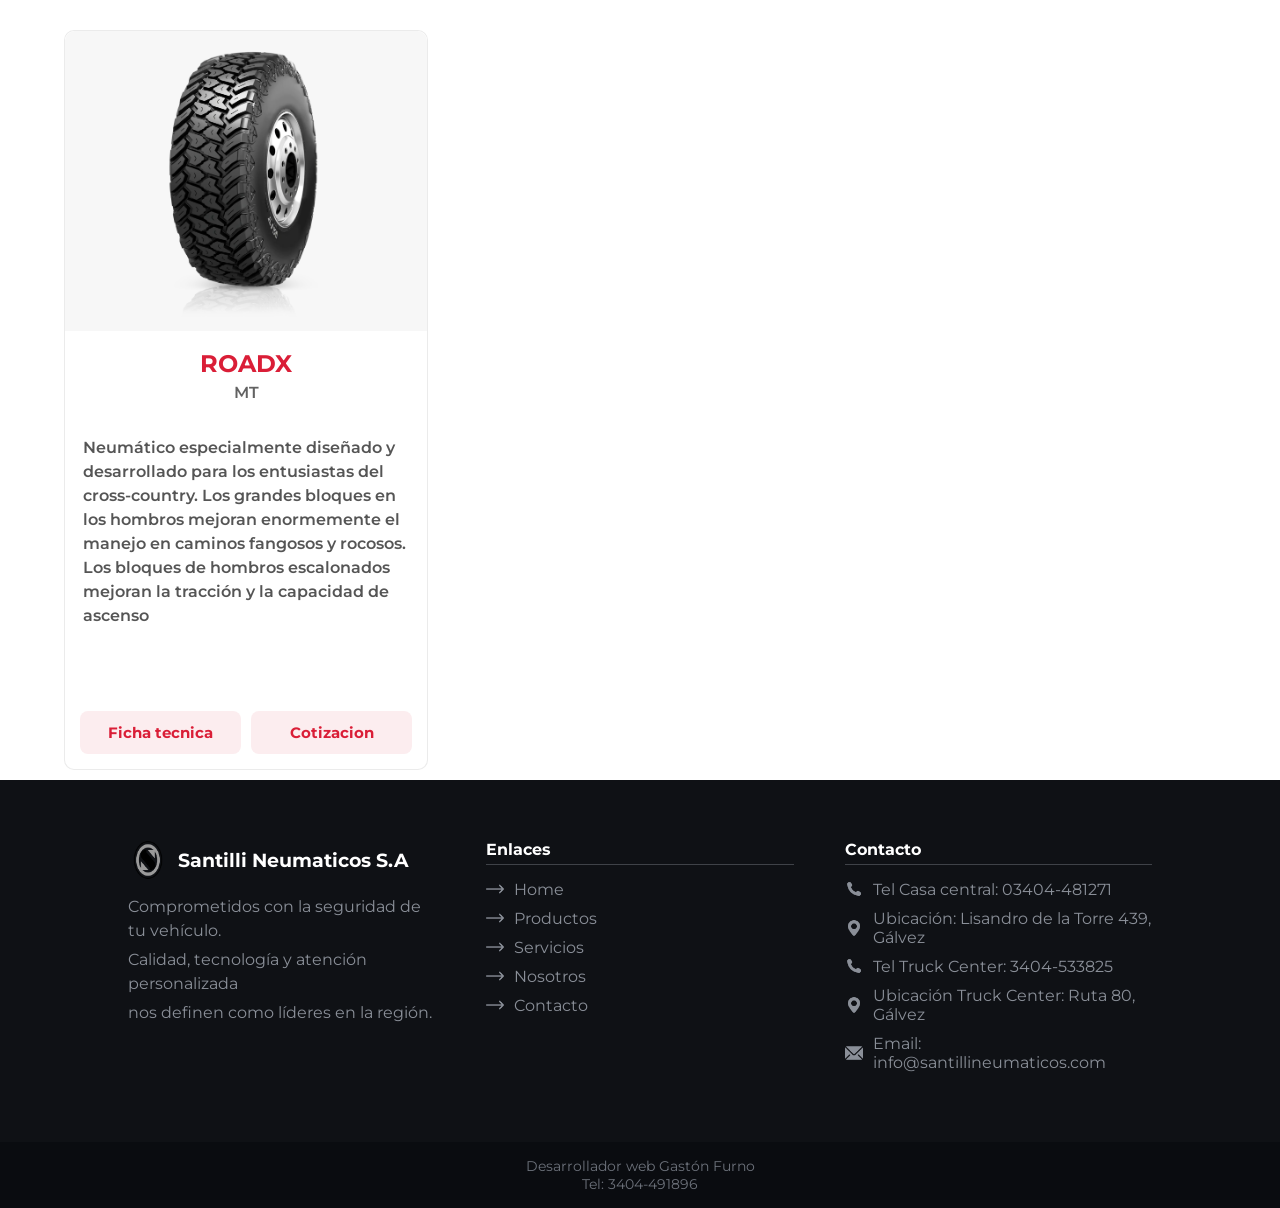
<file: page/auto-camioneta.html>
<!DOCTYPE html>
<html lang="en">
<head>
    <meta charset="UTF-8">
    <meta name="viewport" content="width=device-width, initial-scale=1.0">
    <link href="https://fonts.googleapis.com/css2?family=Montserrat:wght@400;500;700&display=swap" rel="stylesheet">
    <link rel="stylesheet" href="../estilo/style-header.css">
    <link rel="stylesheet" href="../estilo/style-main.css">
    <link rel="stylesheet" href="../estilo/style-footer.css">
    <link rel="stylesheet" href="../estilo/estilo-page/style-productos.css">
    <title>Document</title>
</head>
<body>
<header class="encabezado-header roadx-auto-camioneta-header">
<section class="seccion-encabezado">

    <nav class="nav-bar">
        <div class="logo-header">
        <img class="imagen-logo" src="../imagenes/header/logo1.png" alt="logo">
        <h1>Santilli Neumaticos S.A</h1>
        </div>
        <ul class="nav-menu agro-ul">
            <li class="list-item "><a href="../index.html">Home</a></li>
            <li class="list-item "><a href="../index.html#productos">Productos</a></li>
            <li class="list-item  "><a href="../index.html#servicios">Servicios</a></li>
            <li class="list-item "><a href="#">Nosotros</a></li>
            <li class="list-item "><a href="../index.html#contacto">Contacto</a></li>
            <li class="list-item cotizacion"><a href="../index.html#contacto">Cotización</a></li>
        </ul>
</nav>
</section>


</header>
<main>

    <section class="intro-maxam">
    <div class="intro-maxam-container">
        <h2>Neumáticos Roadx</h2>
        <p>
            Diseñadas para adaptarse a distintas condiciones de conducción, las cubiertas RoadX se destacan por su andar silencioso, eficiencia y excelente relación precio-calidad, convirtiéndose en una alternativa cada vez más elegida por conductores que priorizan desempeño y durabilidad.
    </div>
    </section>

<section class="contenedor-productos">

        <div class="card-contenedor">
            <img src="../imagenes/transporte/auto-camioneta/u11/U11.webp" alt="cubierta roadx u11">
            <div class="card-title roadx-title">
                <h2>ROADX</h2>
                <p>U-11</p>
            </div>
            <div class="card-description roadx-description">
                <p>Neumático innovador de alto rendimiento que combina comodidad con bajo consumo de combustible.
                El dibujo asimétrico de la banda de rodadura incluye una nervadura central que proporciona un agarre y manejo firmes, lo que permite una dirección y un frenado precisos.
                </p>
            </div>
            <div class="card-container-btn">
                <a href="" class="card-enlace card-enlace-roadx">Ficha tecnica</a>
                <a href="" class="card-enlace card-enlace-roadx">Cotizacion</a>
            </div>
        </div>

        <div class="card-contenedor">
            <img src="../imagenes/transporte/auto-camioneta/t01/t01.webp" alt="cubierta roadx T01">
            <div class="card-title roadx-title">
                <h2>ROADX</h2>
                <p>T-01</p>
            </div>
            <div class="card-description roadx-description">
                <p>Alta resistencia al desgaste y gran economía de combustible, T01 es la primera opción tanto para TAXIS como para AUTOS FAMILIARES.
                    Un diseño avanzado de la banda de rodadura junto con una fórmula mejorada y una estructura de neumático se unen para crear un neumático hecho especialmente para familias: cómodo, seguro y estable.
                </p>
            </div>
            <div class="card-container-btn">
                <a href="" class="card-enlace card-enlace-roadx">Ficha tecnica</a>
                <a href="" class="card-enlace card-enlace-roadx">Cotizacion</a>
            </div>
        </div>

        <div class="card-contenedor ">
            <img src="../imagenes/transporte/auto-camioneta/su01/su01.webp" alt="cubierta roadx SU01">
            <div class="card-title roadx-title">
                <h2>ROADX</h2>
                <p>SU-01</p>
            </div>
            <div class="card-description roadx-description">
                <p>El diseño de la nervadura central proporciona mayor tracción para una aceleración y un frenado más seguros.
                    Cuatro ranuras principales drenan el agua de manera eficiente para mejorar el manejo en condiciones húmedas.
                    El paso del bloque de la banda de rodadura y las entalladuras incorporadas reducen la vibración y el ruido de los neumáticos para una conducción más cómoda.
                </p>
            </div>
            <div class="card-container-btn">
                <a href="" class="card-enlace card-enlace-roadx">Ficha tecnica</a>
                <a href="" class="card-enlace card-enlace-roadx">Cotizacion</a>
            </div>
        </div>

         <div class="card-contenedor">
            <img src="../imagenes/transporte/auto-camioneta/mt/m-tprod.webp" alt="cubierta roadx MT">
            <div class="card-title roadx-title">
                <h2>ROADX</h2>
                <p>MT</p>
            </div>
            <div class="card-description roadx-description">
                <p>Neumático especialmente diseñado y desarrollado para los entusiastas del cross-country.
                Los grandes bloques en los hombros mejoran enormemente el manejo en caminos fangosos y rocosos.
                Los bloques de hombros escalonados mejoran la tracción y la capacidad de ascenso
                </p>
            </div>
            <div class="card-container-btn">
                <a href="" class="card-enlace card-enlace-roadx">Ficha tecnica</a>
                <a href="" class="card-enlace card-enlace-roadx">Cotizacion</a>
            </div>
        </div>

        <div class="card-contenedor">
        <img src="../imagenes/transporte/auto-camioneta/at02/at02prod.webp" alt="cubierta roadx AT02">
            <div class="card-title roadx-title">
                <h2>ROADX</h2>
                <p>AT-02</p>
            </div>

            <div class="card-description roadx-description">
                <p>Diseño original todoterreno con excelente agarre y manejo excepcional. Mayor comodidad en carreteras asfaltadas y resistencia a la abrasión en terrenos sin asfaltar.
                El compuesto único de la banda de rodadura mejora la tracción, mejora la resistencia al desgaste y proporciona un mayor manejo, lo que lo hace ideal para uso en todo terreno   
            </div>

            <div class="card-container-btn">
                <a href="" class="card-enlace card-enlace-roadx">Ficha tecnica</a>
                <a href="" class="card-enlace card-enlace-roadx">Cotizacion</a>
            </div>
        </div>

    </section>    
    </section>
</main>
<a href="" class="whatsapp-float" onclick="enviarWhatsApp()">
    <img src="../imagenes/iconos/social.png" alt="whatsapp">
</a>

<footer>
<section class="footer-container">

    <section class="footer-description">
        <div class="footer-logo">
            <img src="../imagenes/header/logo1.png" alt="logo santilli neumaticos del footer">
            <h4>Santilli Neumaticos S.A</h4>
        </div>

        <div class="footer-txt">
            <p>Comprometidos con la seguridad de tu vehículo.</p>
            <p>Calidad, tecnología y atención personalizada</p>
            <p>nos definen como líderes en la región.</p>
        </div>
    </section>

    <section class="footer-sub-nav"> 
        <h4>Enlaces</h4>
        <ul>
            <li><img src="../imagenes/icono-contacto/flecha-correcta.png" alt="flecha recta para señalar cada elemento del sub-nav"><a href="#home">Home</a></li>
            <li><img src="../imagenes/icono-contacto/flecha-correcta.png" alt="flecha recta para señalar cada elemento del sub-nav"><a href="#productos">Productos</a></li>
            <li><img src="../imagenes/icono-contacto/flecha-correcta.png" alt="flecha recta para señalar cada elemento del sub-nav"><a href="#servicios">Servicios</a></li>
            <li><img src="../imagenes/icono-contacto/flecha-correcta.png" alt="flecha recta para señalar cada elemento del sub-nav"><a href="">Nosotros</a></li>
            <li><img src="../imagenes/icono-contacto/flecha-correcta.png" alt="flecha recta para señalar cada elemento del sub-nav"><a href="#contacto">Contacto</a></li>
        </ul>
    </section>

    <section class="footer-info-contacto">
        <h4>Contacto</h4>
        <ul>
            <li><img src="../imagenes/icono-contacto/llamar.png" alt="">Tel Casa central: 03404-481271</li>
            <li><img src="../imagenes/icono-contacto/pasador-de-ubicacion.png" alt="">Ubicación: Lisandro de la Torre 439, Gálvez</li>
            <li><img src="../imagenes/icono-contacto/llamar.png" alt="">Tel Truck Center: 3404-533825</li>
            <li><img src="../imagenes/icono-contacto/pasador-de-ubicacion.png" alt="">Ubicación Truck Center: Ruta 80, Gálvez</li>
            <li><img src="../imagenes/icono-contacto/correo-electronico.png" alt="">Email: info@santillineumaticos.com</li>
        </ul>
    </section>

</section>

<div class="footer-bottom">
    <p>Desarrollador web Gastón Furno</p>
    <p>Tel: 3404-491896</p>
</div>

</footer>

<script src="../javaScript/main.js"></script>
<script src="../javaScript/efecto-prod.js"></script>
</body>
</html>
</file>
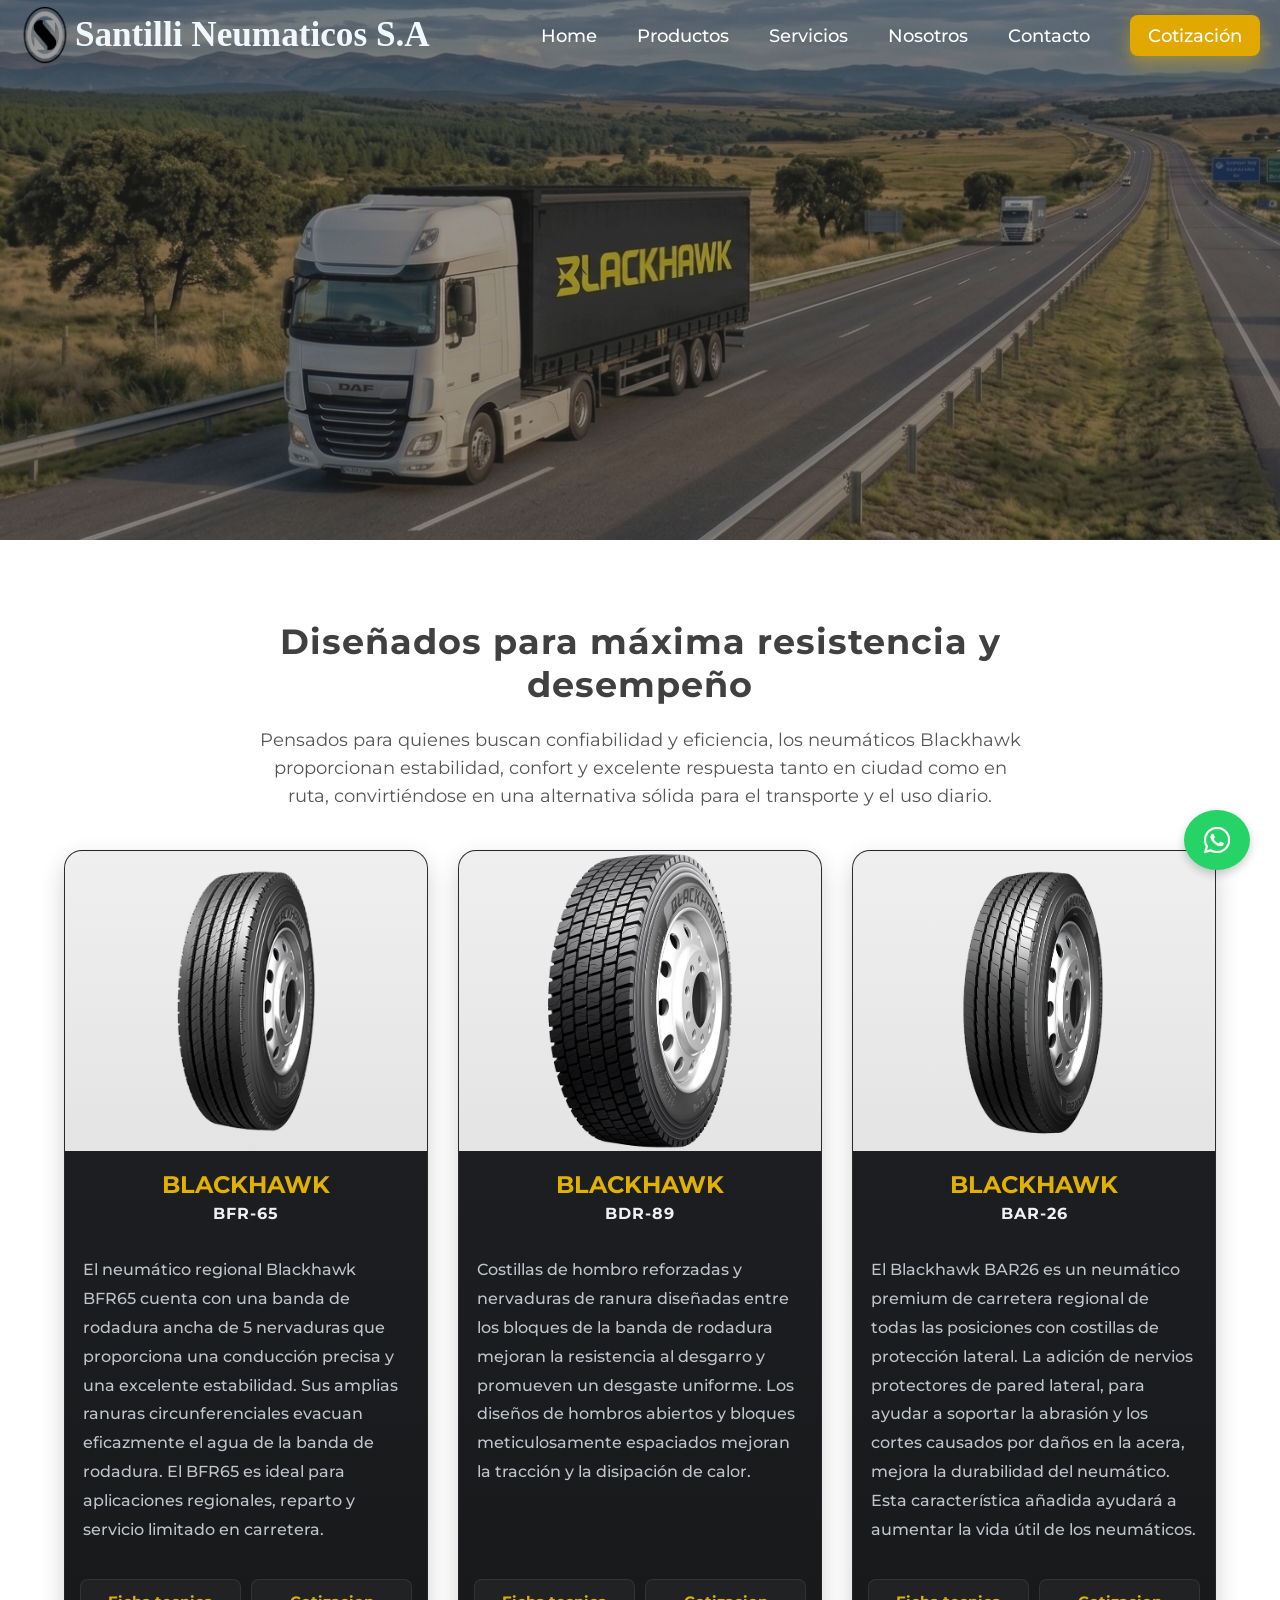
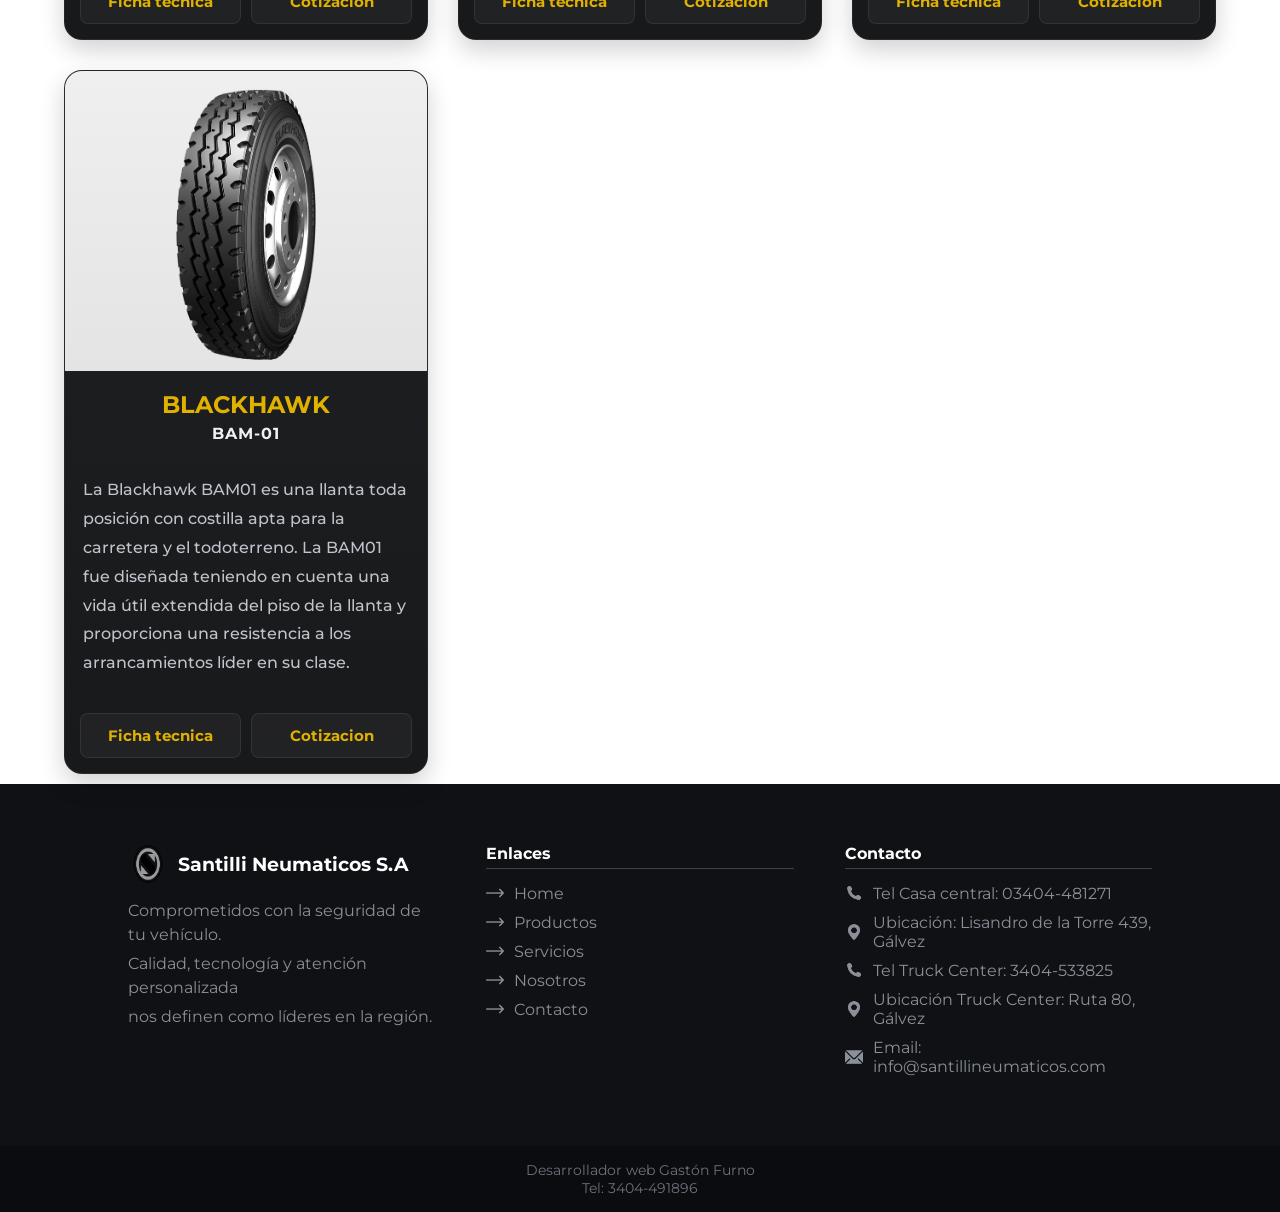
<file: page/blackhawk.html>
<!DOCTYPE html>
<html lang="en">
<head>
    <meta charset="UTF-8">
    <meta name="viewport" content="width=device-width, initial-scale=1.0">
    <link href="https://fonts.googleapis.com/css2?family=Montserrat:wght@400;500;700&display=swap" rel="stylesheet">
    <link rel="stylesheet" href="../estilo/style-header.css">
    <link rel="stylesheet" href="../estilo/style-main.css">
    <link rel="stylesheet" href="../estilo/style-footer.css">
    <link rel="stylesheet" href="../estilo/estilo-page/style-productos.css">
    <title>Document</title>
</head>
<body>
<header class="encabezado-header blackhawk-header">
<section class="seccion-encabezado">

    <nav class="nav-bar">
        <div class="logo-header">
        <img class="imagen-logo" src="../imagenes/header/logo1.png" alt="logo">
        <h1>Santilli Neumaticos S.A</h1>
        </div>
        <ul class="nav-menu agro-ul">
            <li class="list-item black-item"><a href="../index.html">Home</a></li>
            <li class="list-item black-item"><a href="../index.html#productos">Productos</a></li>
            <li class="list-item black-item"><a href="../index.html#servicios">Servicios</a></li>
            <li class="list-item black-item"><a href="#">Nosotros</a></li>
            <li class="list-item black-item"><a href="../index.html#contacto">Contacto</a></li>
            <li class="list-item cotizacion-black"><a href="../index.html#contacto">Cotización</a></li>
        </ul>
    </nav>
</section>


</header>

<main>

    <section class="intro-maxam">
    <div class="intro-maxam-container">
        <h2>Diseñados para máxima resistencia y desempeño</h2>
        <p>
            Pensados para quienes buscan confiabilidad y eficiencia,
            los neumáticos Blackhawk proporcionan estabilidad, confort
            y excelente respuesta tanto en ciudad como en ruta,
            convirtiéndose en una alternativa sólida para el transporte
            y el uso diario.
        </p>
    </div>
    </section>

    <section class="contenedor-productos">

        <div class="card-contenedor blackhawk-card">
            <img src="../imagenes/transporte/blackhawk/bfr-65/bfr-65.png" alt="cubierta blackhawk bfr-65">
            <div class="card-title blackhawk-title">
                <h2>BLACKHAWK</h2>
                <p>BFR-65</p>
            </div>
            <div class="card-description blackhawk-description">
                <p>El neumático regional Blackhawk BFR65 cuenta con una banda de rodadura ancha de 5 nervaduras que proporciona una conducción precisa y una excelente estabilidad. Sus amplias ranuras circunferenciales evacuan eficazmente el agua de la banda de rodadura. El BFR65 es ideal para aplicaciones regionales, reparto y servicio limitado en carretera.</p>
            </div>
            <div class="card-container-btn">
                <a href="" class="card-enlace card-enlace-blackhawk">Ficha tecnica</a>
                <a href="" class="card-enlace card-enlace-blackhawk">Cotizacion</a>
            </div>
        </div>

         <div class="card-contenedor blackhawk-card">
            <img src="../imagenes/transporte/blackhawk/bdr-89/bdr-89.png" alt="cubierta blackhawk bdr-89">
            <div class="card-title blackhawk-title">
                <h2>BLACKHAWK</h2>
                <p>BDR-89</p>
            </div>
            <div class="card-description blackhawk-description">
                <p>Costillas de hombro reforzadas y nervaduras de ranura diseñadas entre los bloques de la banda de rodadura mejoran la resistencia al desgarro y promueven un desgaste uniforme.
                Los diseños de hombros abiertos y bloques meticulosamente espaciados mejoran la tracción y la disipación de calor.</p>
            </div>
            <div class="card-container-btn">
                <a href="" class="card-enlace card-enlace-blackhawk">Ficha tecnica</a>
                <a href="" class="card-enlace card-enlace-blackhawk">Cotizacion</a>
            </div>
        </div>

        <div class="card-contenedor blackhawk-card">
            <img src="../imagenes/transporte/blackhawk/bar-26/bar-26.png" alt="cubierta blackhawk bar-26">
            <div class="card-title blackhawk-title">
                <h2>BLACKHAWK</h2>
                <p>BAR-26</p>
            </div>
            <div class="card-description blackhawk-description">
                <p>El Blackhawk BAR26 es un neumático premium de carretera regional de todas las posiciones con costillas de protección lateral. La adición de nervios protectores de pared lateral, para ayudar a soportar la abrasión y los cortes causados por daños en la acera, mejora la durabilidad del neumático. Esta característica añadida ayudará a aumentar la vida útil de los neumáticos. </p>
            </div>
            <div class="card-container-btn">
                <a href="" class="card-enlace card-enlace-blackhawk">Ficha tecnica</a>
                <a href="" class="card-enlace card-enlace-blackhawk">Cotizacion</a>
            </div>
        </div>

        <div class="card-contenedor blackhawk-card">
            <img src="../imagenes/transporte/blackhawk/bam-01/bam-01.png" alt="cubierta blackhawk bam-01">
            <div class="card-title blackhawk-title">
                <h2>BLACKHAWK</h2>
                <p>BAM-01</p>
            </div>
            <div class="card-description blackhawk-description">
                <p>La Blackhawk BAM01 es una llanta toda posición con costilla apta para la carretera y el todoterreno. La BAM01 fue diseñada teniendo en cuenta una vida útil extendida del piso de la llanta y proporciona una resistencia a los arrancamientos líder en su clase.</p>
            </div>
            <div class="card-container-btn">
                <a href="" class="card-enlace card-enlace-blackhawk">Ficha tecnica</a>
                <a href="" class="card-enlace card-enlace-blackhawk">Cotizacion</a>
            </div>
        </div>
    </section>
</main>

<a href="#" class="whatsapp-float" onclick="enviarWhatsApp()">
    <img src="../imagenes/iconos/social.png" alt="whatsapp">
</a>

<footer>
<section class="footer-container">

    <section class="footer-description">
        <div class="footer-logo">
            <img src="../imagenes/header/logo1.png" alt="logo santilli neumaticos del footer">
            <h4>Santilli Neumaticos S.A</h4>
        </div>

        <div class="footer-txt">
            <p>Comprometidos con la seguridad de tu vehículo.</p>
            <p>Calidad, tecnología y atención personalizada</p>
            <p>nos definen como líderes en la región.</p>
        </div>
    </section>

    <section class="footer-sub-nav"> 
        <h4>Enlaces</h4>
        <ul>
            <li><img src="../imagenes/icono-contacto/flecha-correcta.png" alt="flecha recta para señalar cada elemento del sub-nav"><a href="#home">Home</a></li>
            <li><img src="../imagenes/icono-contacto/flecha-correcta.png" alt="flecha recta para señalar cada elemento del sub-nav"><a href="#productos">Productos</a></li>
            <li><img src="../imagenes/icono-contacto/flecha-correcta.png" alt="flecha recta para señalar cada elemento del sub-nav"><a href="#servicios">Servicios</a></li>
            <li><img src="../imagenes/icono-contacto/flecha-correcta.png" alt="flecha recta para señalar cada elemento del sub-nav"><a href="">Nosotros</a></li>
            <li><img src="../imagenes/icono-contacto/flecha-correcta.png" alt="flecha recta para señalar cada elemento del sub-nav"><a href="#contacto">Contacto</a></li>
        </ul>
    </section>

    <section class="footer-info-contacto">
        <h4>Contacto</h4>
        <ul>
            <li><img src="../imagenes/icono-contacto/llamar.png" alt="">Tel Casa central: 03404-481271</li>
            <li><img src="../imagenes/icono-contacto/pasador-de-ubicacion.png" alt="">Ubicación: Lisandro de la Torre 439, Gálvez</li>
            <li><img src="../imagenes/icono-contacto/llamar.png" alt="">Tel Truck Center: 3404-533825</li>
            <li><img src="../imagenes/icono-contacto/pasador-de-ubicacion.png" alt="">Ubicación Truck Center: Ruta 80, Gálvez</li>
            <li><img src="../imagenes/icono-contacto/correo-electronico.png" alt="">Email: info@santillineumaticos.com</li>
        </ul>
    </section>

</section>

<div class="footer-bottom">
    <p>Desarrollador web Gastón Furno</p>
    <p>Tel: 3404-491896</p>
</div>

</footer>

<script src="../javaScript/main.js"></script>
<script src="../javaScript/efecto-prod.js"></script>
</body>
</html>
</file>
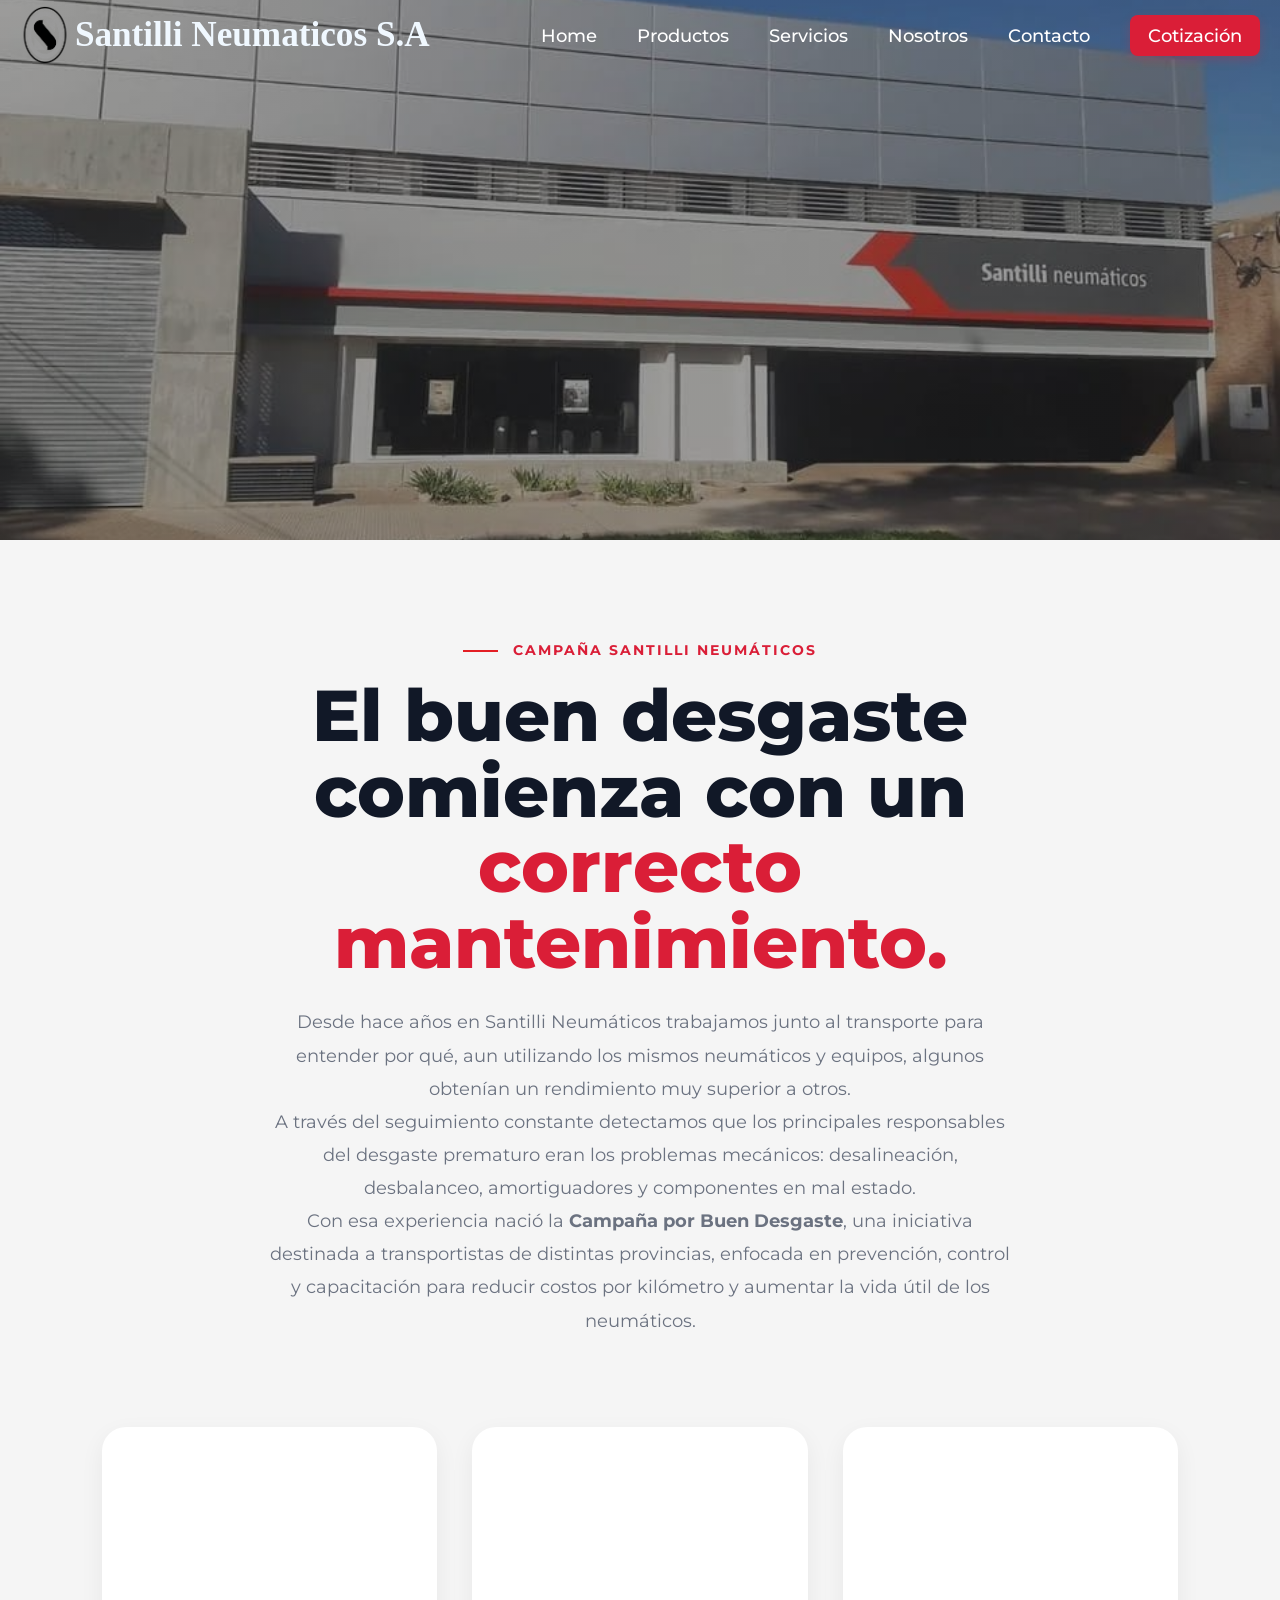
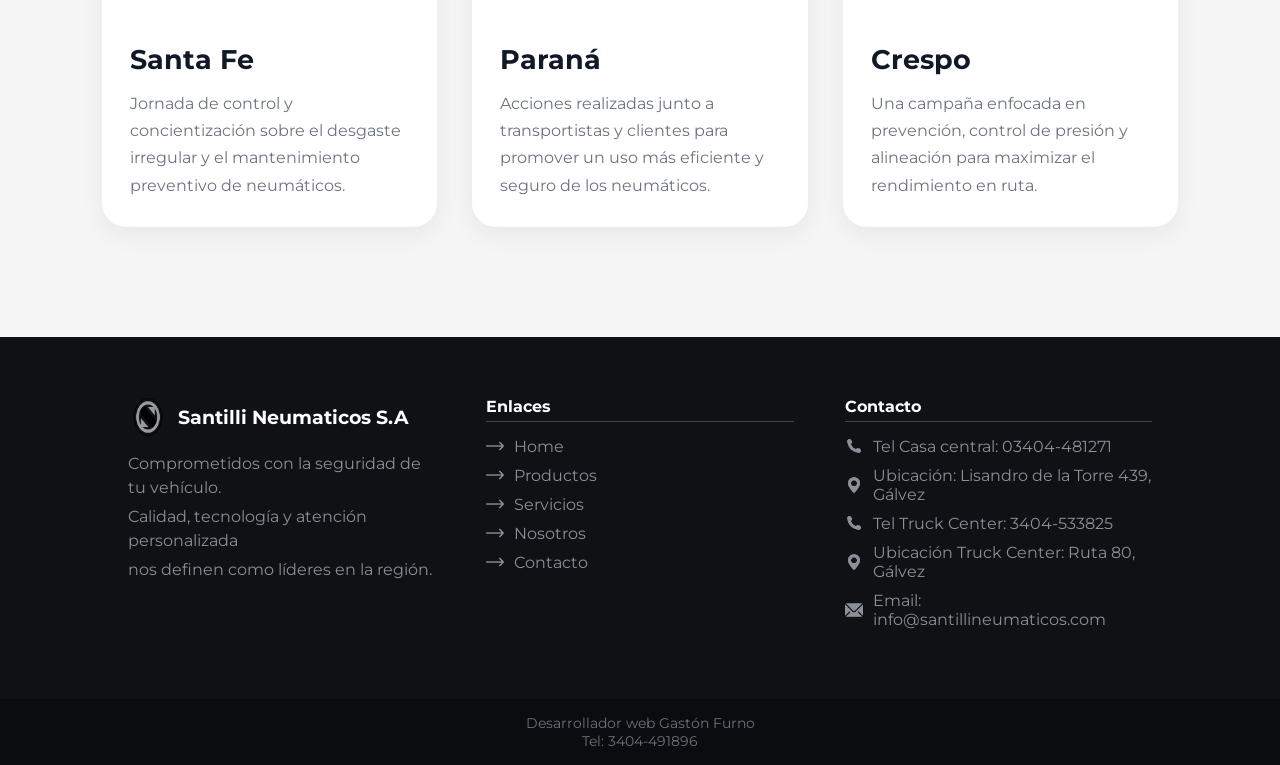
<file: page/campania-desgaste.html>
<!DOCTYPE html>
<html lang="en">
<head>
    <meta charset="UTF-8">
    <meta name="viewport" content="width=device-width, initial-scale=1.0">
    <link href="https://fonts.googleapis.com/css2?family=Montserrat:wght@400;500;700&display=swap" rel="stylesheet">
    <link rel="stylesheet" href="../estilo/style-header.css">
    <link rel="stylesheet" href="../estilo/style-main.css">
    <link rel="stylesheet" href="../estilo/style-footer.css">
    <link rel="stylesheet" href="../estilo/style-nosotros.css">
    <title>Document</title>
</head>
<body>
<header class="encabezado-header nosotros-header">
<section class="seccion-encabezado">

    <nav class="nav-bar">
        <div class="logo-header">
        <img class="imagen-logo" src="../imagenes/header/logo1.png" alt="logo">
        <h1>Santilli Neumaticos S.A</h1>
        </div>
        <ul class="nav-menu agro-ul">
            <li class="list-item "><a href="../index.html">Home</a></li>
            <li class="list-item "><a href="../index.html#productos">Productos</a></li>
            <li class="list-item  "><a href="../index.html#servicios">Servicios</a></li>
            <li class="list-item "><a href="#">Nosotros</a></li>
            <li class="list-item "><a href="../index.html#contacto">Contacto</a></li>
            <li class="list-item cotizacion"><a href="../index.html#contacto">Cotización</a></li>
        </ul>
</nav>
</section>


</header>
<main>
<section class="campana-buen-desgaste">

    <!-- TITULO -->
    <div class="campana-header">
        <span class="subtitulo">CAMPAÑA SANTILLI NEUMÁTICOS</span>

        <h2>
            El buen desgaste comienza con un
            <span>correcto mantenimiento.</span>
        </h2>

        <p>
            Desde hace años en Santilli Neumáticos trabajamos junto al transporte
            para entender por qué, aun utilizando los mismos neumáticos y equipos,
            algunos obtenían un rendimiento muy superior a otros.
        </p>

        <p>
            A través del seguimiento constante detectamos que los principales
            responsables del desgaste prematuro eran los problemas mecánicos:
            desalineación, desbalanceo, amortiguadores y componentes en mal estado.
        </p>

        <p>
            Con esa experiencia nació la <strong>Campaña por Buen Desgaste</strong>,
            una iniciativa destinada a transportistas de distintas provincias,
            enfocada en prevención, control y capacitación para reducir costos por
            kilómetro y aumentar la vida útil de los neumáticos.
        </p>
    </div>

    <!-- VIDEOS -->
    <div class="videos-grid">

        <!-- VIDEO 1 -->
        <article class="video-card">
            <div class="video-container">
               <iframe
                src="https://www.youtube.com/embed/OybrDhZr5QE"
                title="Campaña Santa Fe"
                allowfullscreen>
                </iframe>
            </div>

            <div class="video-info">
                <h3>Santa Fe</h3>

                <p>
                    Jornada de control y concientización sobre el desgaste
                    irregular y el mantenimiento preventivo de neumáticos.
                </p>
            </div>
        </article>

        <!-- VIDEO 2 -->
        <article class="video-card">
            <div class="video-container">
                <iframe
                src="https://www.youtube.com/embed/IYXbbk5bAE8"
                title="Campaña Paraná"
                allowfullscreen>
            </iframe>
            </div>

            <div class="video-info">
                <h3>Paraná</h3>

                <p>
                    Acciones realizadas junto a transportistas y clientes para
                    promover un uso más eficiente y seguro de los neumáticos.
                </p>
            </div>
        </article>

        <!-- VIDEO 3 -->
        <article class="video-card">
            <div class="video-container">
                <iframe
                    src="https://www.youtube.com/embed/qSgTNjdM2CI"
                    title="Campaña Crespo"
                    allowfullscreen>
                </iframe>
            </div>

            <div class="video-info">
                <h3>Crespo</h3>

                <p>
                    Una campaña enfocada en prevención, control de presión y
                    alineación para maximizar el rendimiento en ruta.
                </p>
            </div>
        </article>

    </div>

</section>

</main>

<footer>
<section class="footer-container">

    <section class="footer-description">
        <div class="footer-logo">
            <img src="../imagenes/header/logo1.png" alt="logo santilli neumaticos del footer">
            <h4>Santilli Neumaticos S.A</h4>
        </div>

        <div class="footer-txt">
            <p>Comprometidos con la seguridad de tu vehículo.</p>
            <p>Calidad, tecnología y atención personalizada</p>
            <p>nos definen como líderes en la región.</p>
        </div>
    </section>

    <section class="footer-sub-nav"> 
        <h4>Enlaces</h4>
        <ul>
            <li><img src="../imagenes/icono-contacto/flecha-correcta.png" alt="flecha recta para señalar cada elemento del sub-nav"><a href="#home">Home</a></li>
            <li><img src="../imagenes/icono-contacto/flecha-correcta.png" alt="flecha recta para señalar cada elemento del sub-nav"><a href="#productos">Productos</a></li>
            <li><img src="../imagenes/icono-contacto/flecha-correcta.png" alt="flecha recta para señalar cada elemento del sub-nav"><a href="#servicios">Servicios</a></li>
            <li><img src="../imagenes/icono-contacto/flecha-correcta.png" alt="flecha recta para señalar cada elemento del sub-nav"><a href="">Nosotros</a></li>
            <li><img src="../imagenes/icono-contacto/flecha-correcta.png" alt="flecha recta para señalar cada elemento del sub-nav"><a href="#contacto">Contacto</a></li>
        </ul>
    </section>

    <section class="footer-info-contacto">
        <h4>Contacto</h4>
        <ul>
            <li><img src="../imagenes/icono-contacto/llamar.png" alt="">Tel Casa central: 03404-481271</li>
            <li><img src="../imagenes/icono-contacto/pasador-de-ubicacion.png" alt="">Ubicación: Lisandro de la Torre 439, Gálvez</li>
            <li><img src="../imagenes/icono-contacto/llamar.png" alt="">Tel Truck Center: 3404-533825</li>
            <li><img src="../imagenes/icono-contacto/pasador-de-ubicacion.png" alt="">Ubicación Truck Center: Ruta 80, Gálvez</li>
            <li><img src="../imagenes/icono-contacto/correo-electronico.png" alt="">Email: info@santillineumaticos.com</li>
        </ul>
    </section>

</section>

<div class="footer-bottom">
    <p>Desarrollador web Gastón Furno</p>
    <p>Tel: 3404-491896</p>
</div>

</footer>

<script src="../javaScript/main.js"></script>
<script src="../javaScript/efecto-prod.js"></script>
</body>
</html>
</file>
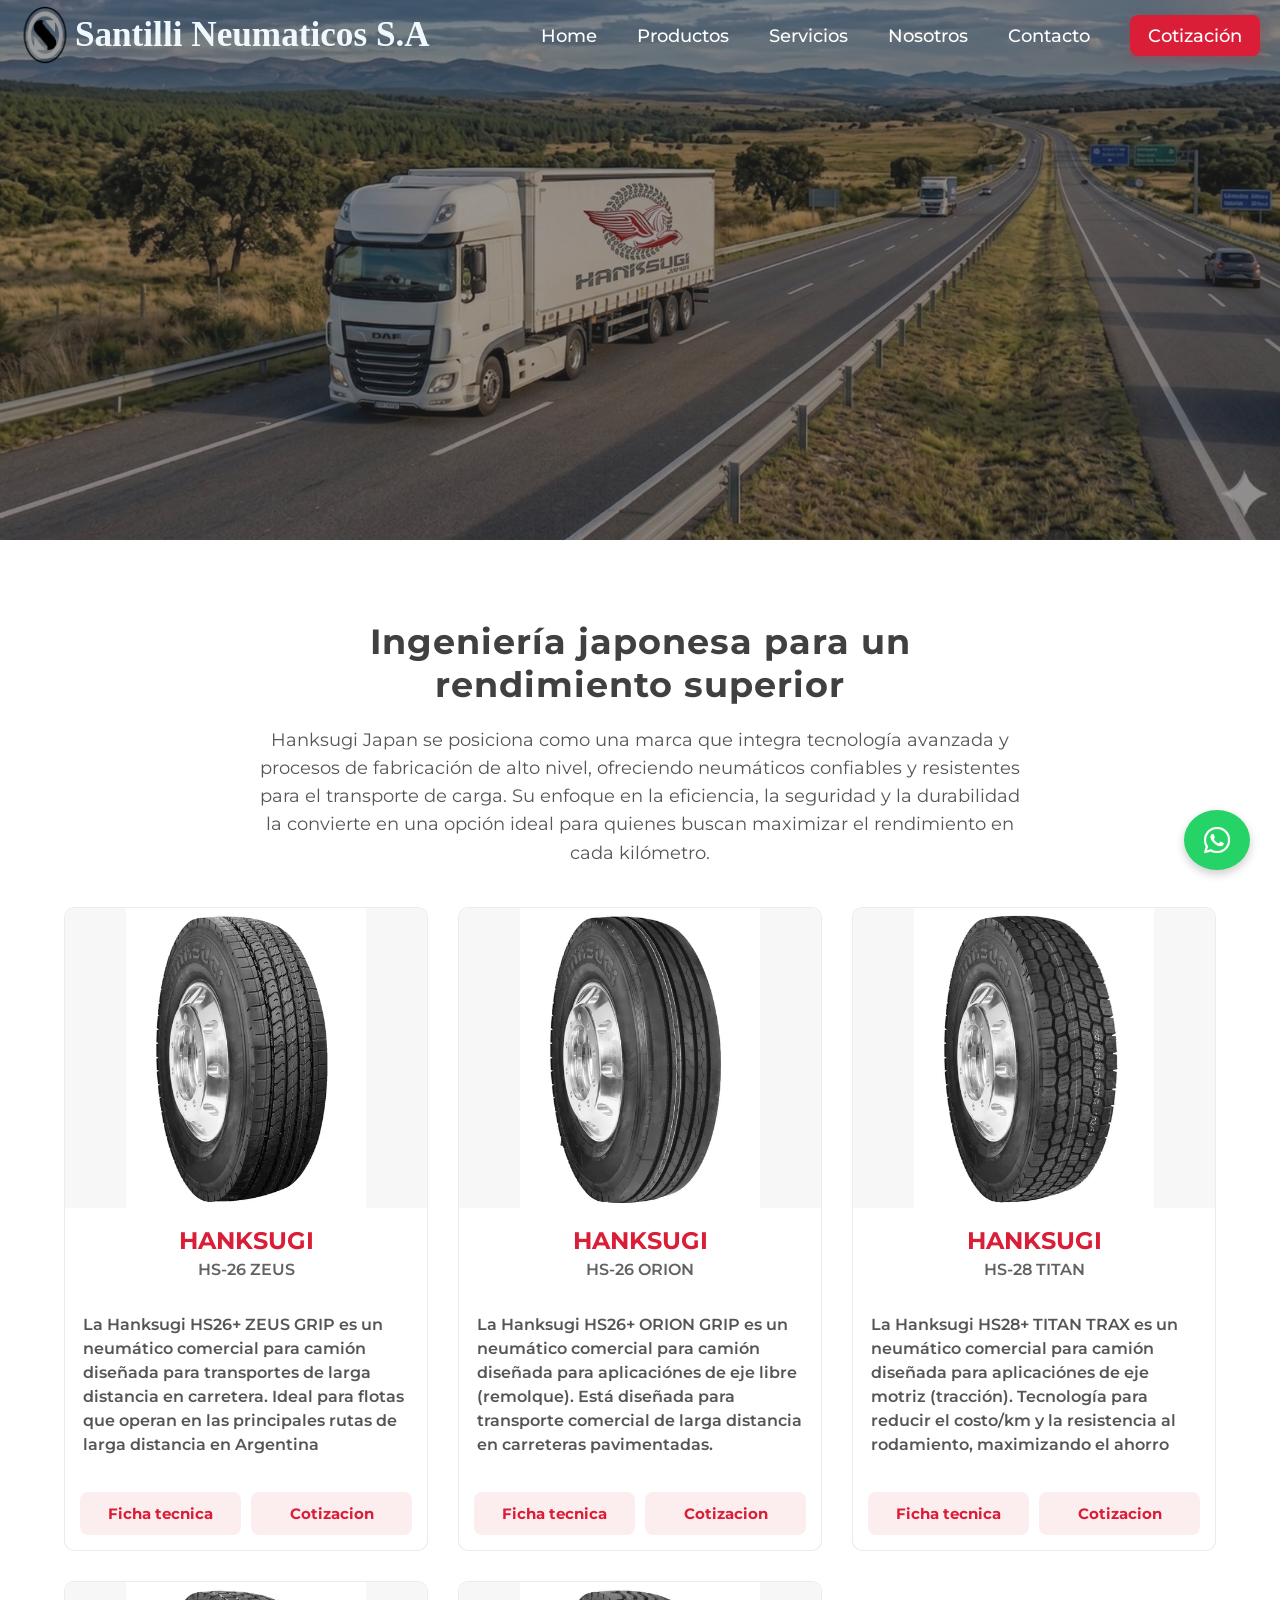
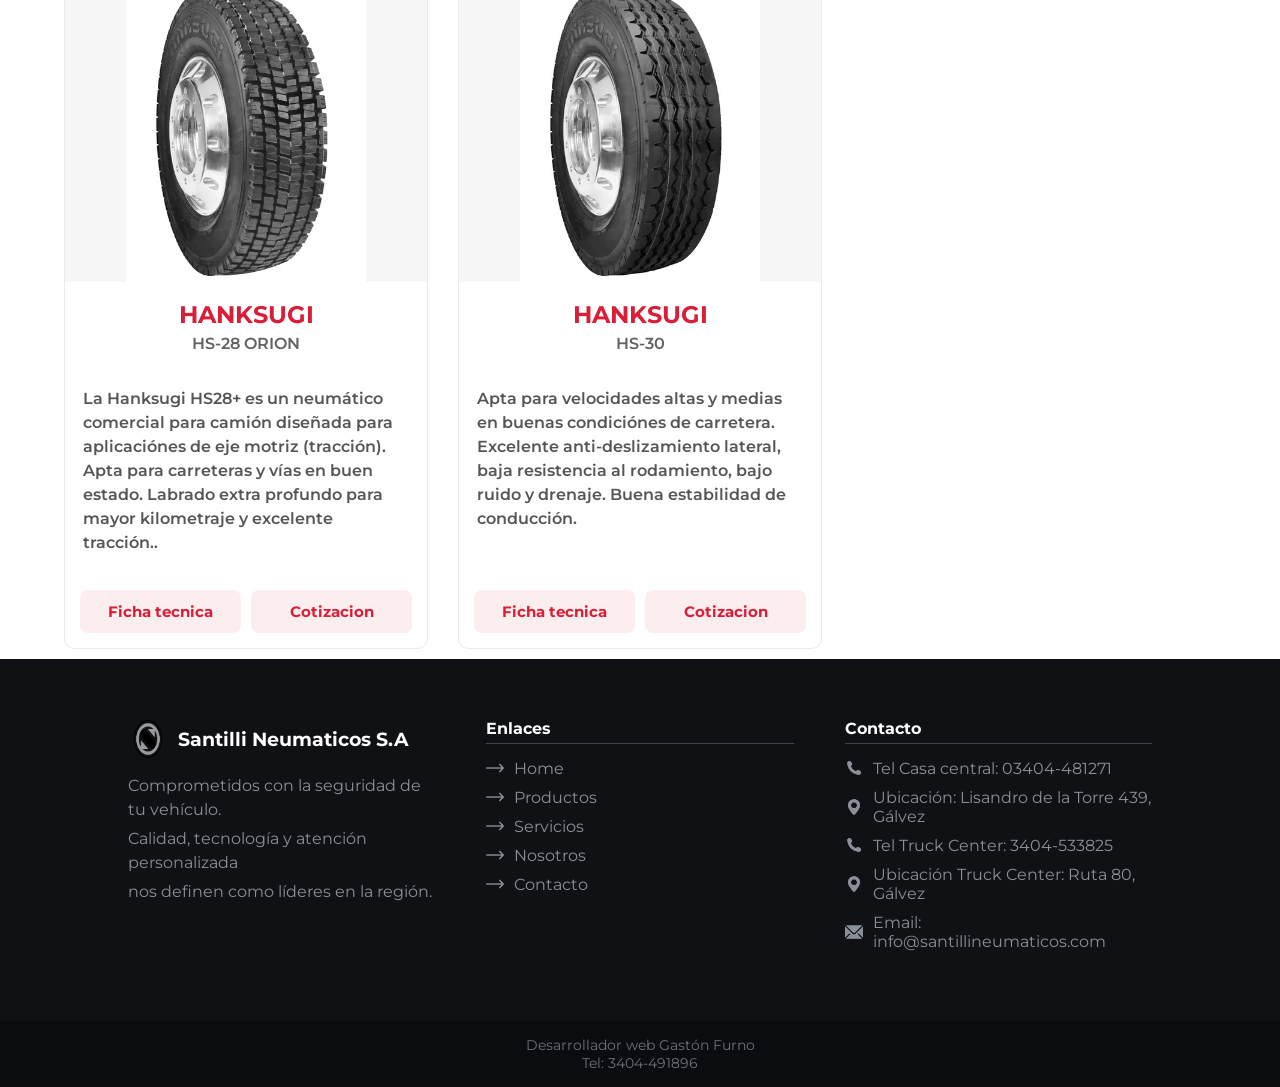
<file: page/hanksugi.html>
<!DOCTYPE html>
<html lang="en">
<head>
    <meta charset="UTF-8">
    <meta name="viewport" content="width=device-width, initial-scale=1.0">
    <link href="https://fonts.googleapis.com/css2?family=Montserrat:wght@400;500;700&display=swap" rel="stylesheet">
    <link rel="stylesheet" href="../estilo/style-header.css">
    <link rel="stylesheet" href="../estilo/style-main.css">
    <link rel="stylesheet" href="../estilo/style-footer.css">
    <link rel="stylesheet" href="../estilo/estilo-page/style-productos.css">
    <title>Document</title>
</head>
<body>
<header class="encabezado-header hanksugi-header">
<section class="seccion-encabezado">

    <nav class="nav-bar">
        <div class="logo-header">
        <img class="imagen-logo" src="../imagenes/header/logo1.png" alt="logo">
        <h1>Santilli Neumaticos S.A</h1>
        </div>
        <ul class="nav-menu agro-ul">
            <li class="list-item "><a href="../index.html">Home</a></li>
            <li class="list-item "><a href="../index.html#productos">Productos</a></li>
            <li class="list-item  "><a href="../index.html#servicios">Servicios</a></li>
            <li class="list-item "><a href="#">Nosotros</a></li>
            <li class="list-item "><a href="../index.html#contacto">Contacto</a></li>
            <li class="list-item cotizacion"><a href="../index.html#contacto">Cotización</a></li>
        </ul>
    </nav>    
</section>


</header>

<main>

    <section class="intro-maxam">
    <div class="intro-maxam-container">
        <h2>Ingeniería japonesa para un rendimiento superior</h2>
        <p>
            Hanksugi Japan se posiciona como una marca que integra tecnología avanzada y
            procesos de fabricación de alto nivel, ofreciendo neumáticos confiables y
            resistentes para el transporte de carga. Su enfoque en la eficiencia, la
            seguridad y la durabilidad la convierte en una opción ideal para quienes
            buscan maximizar el rendimiento en cada kilómetro.
        </p>
    </div>
    </section>

    <section class="contenedor-productos">

        <div class="card-contenedor hanksugi-card">
            <img src="../imagenes/transporte/hanksugi/hs26-zeus.webp" alt="cubierta hanksugi hs26 zeus">
            <div class="card-title hanksugi-title">
                <h2>HANKSUGI</h2>
                <p>HS-26 ZEUS</p>
            </div>
            <div class="card-description hanksugi-description">
                <p>La Hanksugi HS26+ ZEUS GRIP es un neumático comercial para camión diseñada para transportes de larga distancia en carretera. Ideal para flotas que operan en las principales rutas de larga distancia en Argentina</p>
            </div>
            <div class="card-container-btn">
                <a href="" class="card-enlace card-enlace-hanksugi">Ficha tecnica</a>
                <a href="" class="card-enlace card-enlace-hanksugi">Cotizacion</a>
            </div>
        </div>

         <div class="card-contenedor hanksugi-card">
            <img src="../imagenes/transporte/hanksugi/hs26plus-orion.webp" alt="cubierta hanksugi hs26 Orion">
            <div class="card-title hanksugi-title">
                <h2>HANKSUGI</h2>
                <p>HS-26 ORION</p>
            </div>
            <div class="card-description hanksugi-description">
                <p>La Hanksugi HS26+ ORION GRIP es un neumático comercial para camión diseñada para aplicaciónes de eje libre (remolque). Está diseñada para transporte comercial de larga distancia en carreteras pavimentadas.</p>
            </div>
            <div class="card-container-btn">
                <a href="" class="card-enlace card-enlace-hanksugi">Ficha tecnica</a>
                <a href="" class="card-enlace card-enlace-hanksugi">Cotizacion</a>
            </div>
        </div>

        <div class="card-contenedor hanksugi-card">
            <img src="../imagenes/transporte/hanksugi/hs28-titan.webp" alt="cubierta hanksugi hs28 titan trax">
            <div class="card-title hanksugi-title">
                <h2>HANKSUGI</h2>
                <p>HS-28 TITAN</p>
            </div>
            <div class="card-description hanksugi-description">
                <p>La Hanksugi HS28+ TITAN TRAX es un neumático comercial para camión diseñada para aplicaciónes de eje motriz (tracción). Tecnología para reducir el costo/km y la resistencia al rodamiento, maximizando el ahorro </p>
            </div>
            <div class="card-container-btn">
                <a href="" class="card-enlace card-enlace-hanksugi">Ficha tecnica</a>
                <a href="" class="card-enlace card-enlace-hanksugi">Cotizacion</a>
            </div>
        </div>

        <div class="card-contenedor hanksugi-card">
            <img src="../imagenes/transporte/hanksugi/hs28-orion.webp" alt="cubierta hanksugi hs28 orion trax">
            <div class="card-title hanksugi-title">
                <h2>HANKSUGI</h2>
                <p>HS-28 ORION</p>
            </div>
            <div class="card-description hanksugi-description">
                <p>La Hanksugi HS28+ es un neumático comercial para camión diseñada para aplicaciónes de eje motriz (tracción). Apta para carreteras y vías en buen estado. Labrado extra profundo para mayor kilometraje y excelente tracción..</p>
            </div>
            <div class="card-container-btn">
                <a href="" class="card-enlace card-enlace-hanksugi">Ficha tecnica</a>
                <a href="" class="card-enlace card-enlace-hanksugi">Cotizacion</a>
            </div>
        </div>

    

        <div class="card-contenedor hanksugi-card">
            <img src="../imagenes/transporte/hanksugi/hs30.webp" alt="cubierta hanksugi hs30 zeus">
            <div class="card-title hanksugi-title">
                <h2>HANKSUGI</h2>
                <p>HS-30</p>
            </div>
            <div class="card-description hanksugi-description">
                <p>Apta para velocidades altas y medias en buenas condiciónes de carretera. Excelente anti-deslizamiento lateral, baja resistencia al rodamiento, bajo ruido y drenaje. Buena estabilidad de conducción.</p>
            </div>
            <div class="card-container-btn">
                <a href="" class="card-enlace card-enlace-hanksugi">Ficha tecnica</a>
                <a href="" class="card-enlace card-enlace-hanksugi">Cotizacion</a>
            </div>
        </div>

    </section>
</main>

<a href="#" class="whatsapp-float" onclick="enviarWhatsApp()">
    <img src="../imagenes/iconos/social.png" alt="whatsapp">
</a>
<footer>
<section class="footer-container">

    <section class="footer-description">
        <div class="footer-logo">
            <img src="../imagenes/header/logo1.png" alt="logo santilli neumaticos del footer">
            <h4>Santilli Neumaticos S.A</h4>
        </div>

        <div class="footer-txt">
            <p>Comprometidos con la seguridad de tu vehículo.</p>
            <p>Calidad, tecnología y atención personalizada</p>
            <p>nos definen como líderes en la región.</p>
        </div>
    </section>

    <section class="footer-sub-nav"> 
        <h4>Enlaces</h4>
        <ul>
            <li><img src="../imagenes/icono-contacto/flecha-correcta.png" alt="flecha recta para señalar cada elemento del sub-nav"><a href="#home">Home</a></li>
            <li><img src="../imagenes/icono-contacto/flecha-correcta.png" alt="flecha recta para señalar cada elemento del sub-nav"><a href="#productos">Productos</a></li>
            <li><img src="../imagenes/icono-contacto/flecha-correcta.png" alt="flecha recta para señalar cada elemento del sub-nav"><a href="#servicios">Servicios</a></li>
            <li><img src="../imagenes/icono-contacto/flecha-correcta.png" alt="flecha recta para señalar cada elemento del sub-nav"><a href="">Nosotros</a></li>
            <li><img src="../imagenes/icono-contacto/flecha-correcta.png" alt="flecha recta para señalar cada elemento del sub-nav"><a href="#contacto">Contacto</a></li>
        </ul>
    </section>

    <section class="footer-info-contacto">
        <h4>Contacto</h4>
        <ul>
            <li><img src="../imagenes/icono-contacto/llamar.png" alt="">Tel Casa central: 03404-481271</li>
            <li><img src="../imagenes/icono-contacto/pasador-de-ubicacion.png" alt="">Ubicación: Lisandro de la Torre 439, Gálvez</li>
            <li><img src="../imagenes/icono-contacto/llamar.png" alt="">Tel Truck Center: 3404-533825</li>
            <li><img src="../imagenes/icono-contacto/pasador-de-ubicacion.png" alt="">Ubicación Truck Center: Ruta 80, Gálvez</li>
            <li><img src="../imagenes/icono-contacto/correo-electronico.png" alt="">Email: info@santillineumaticos.com</li>
        </ul>
    </section>

</section>

<div class="footer-bottom">
    <p>Desarrollador web Gastón Furno</p>
    <p>Tel: 3404-491896</p>
</div>

</footer>

<script src="../javaScript/main.js"></script>
<script src="../javaScript/efecto-prod.js"></script>
</body>
</html>
</file>
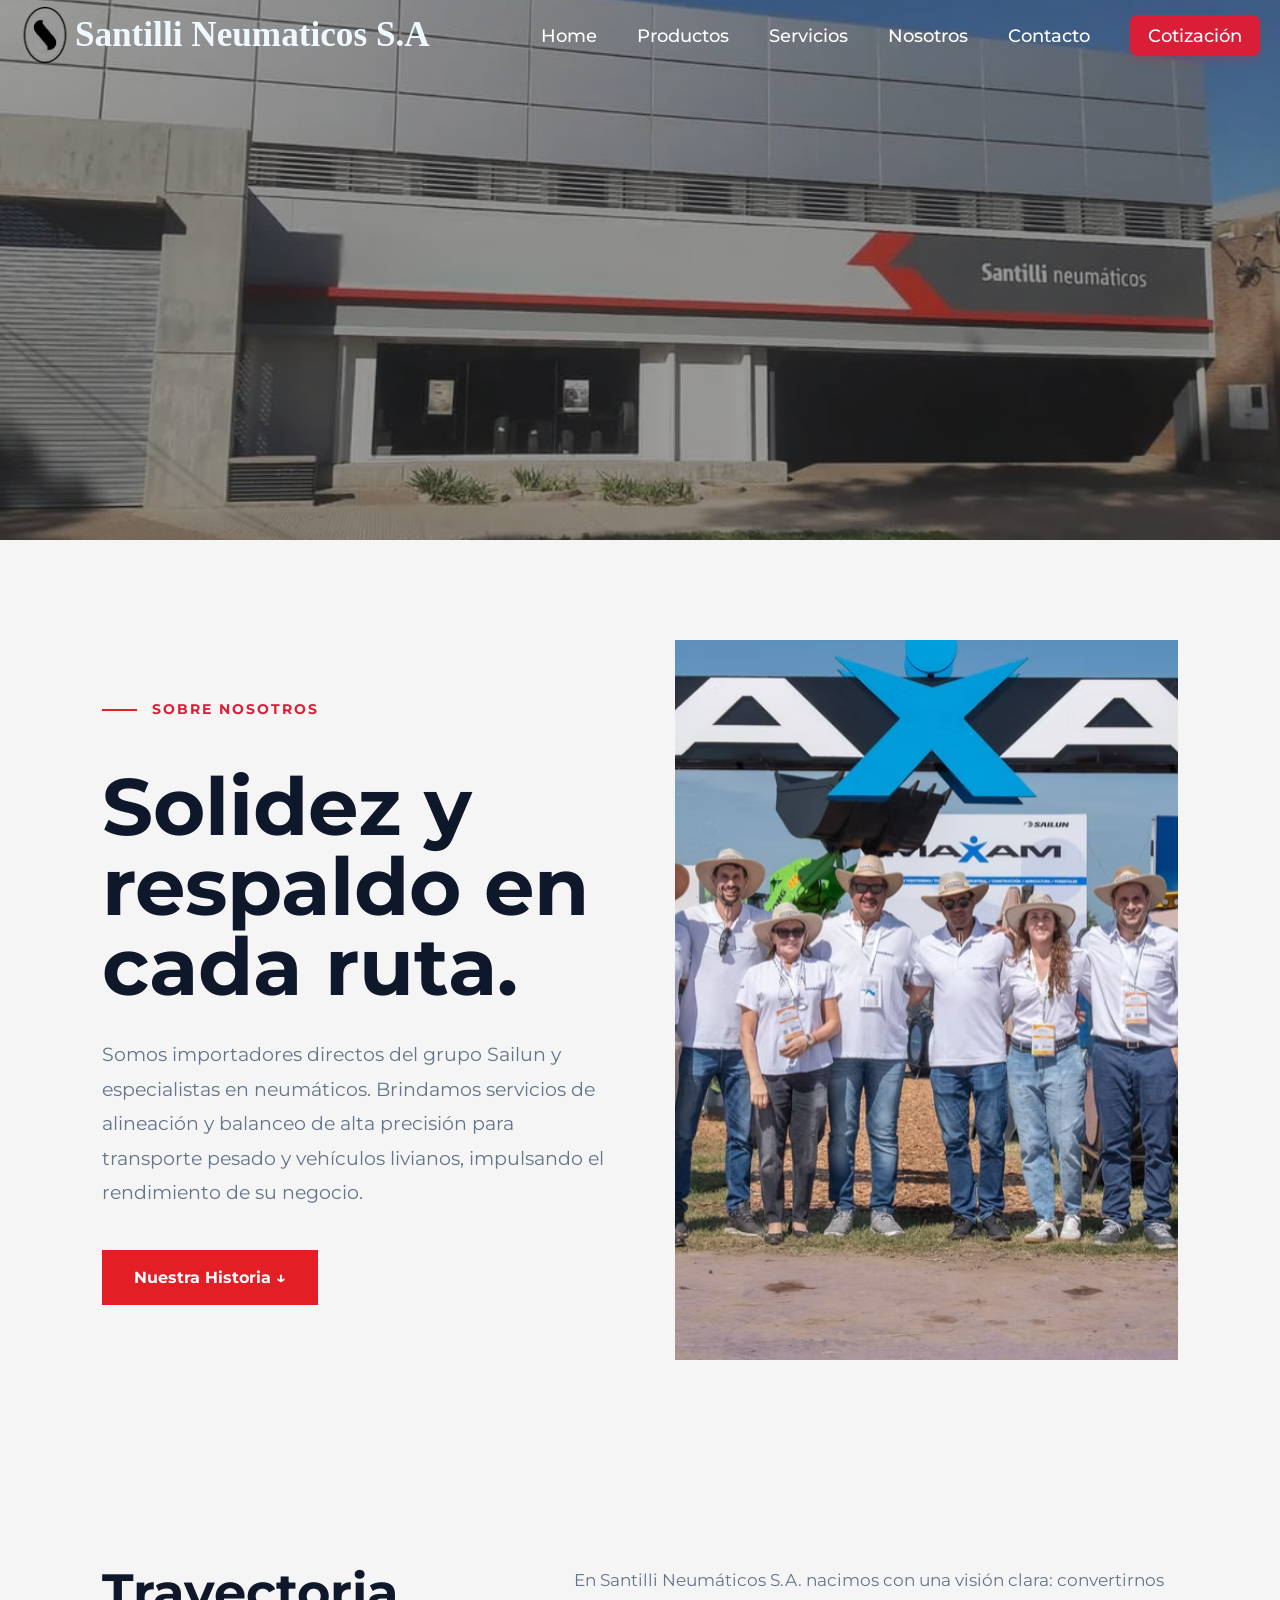
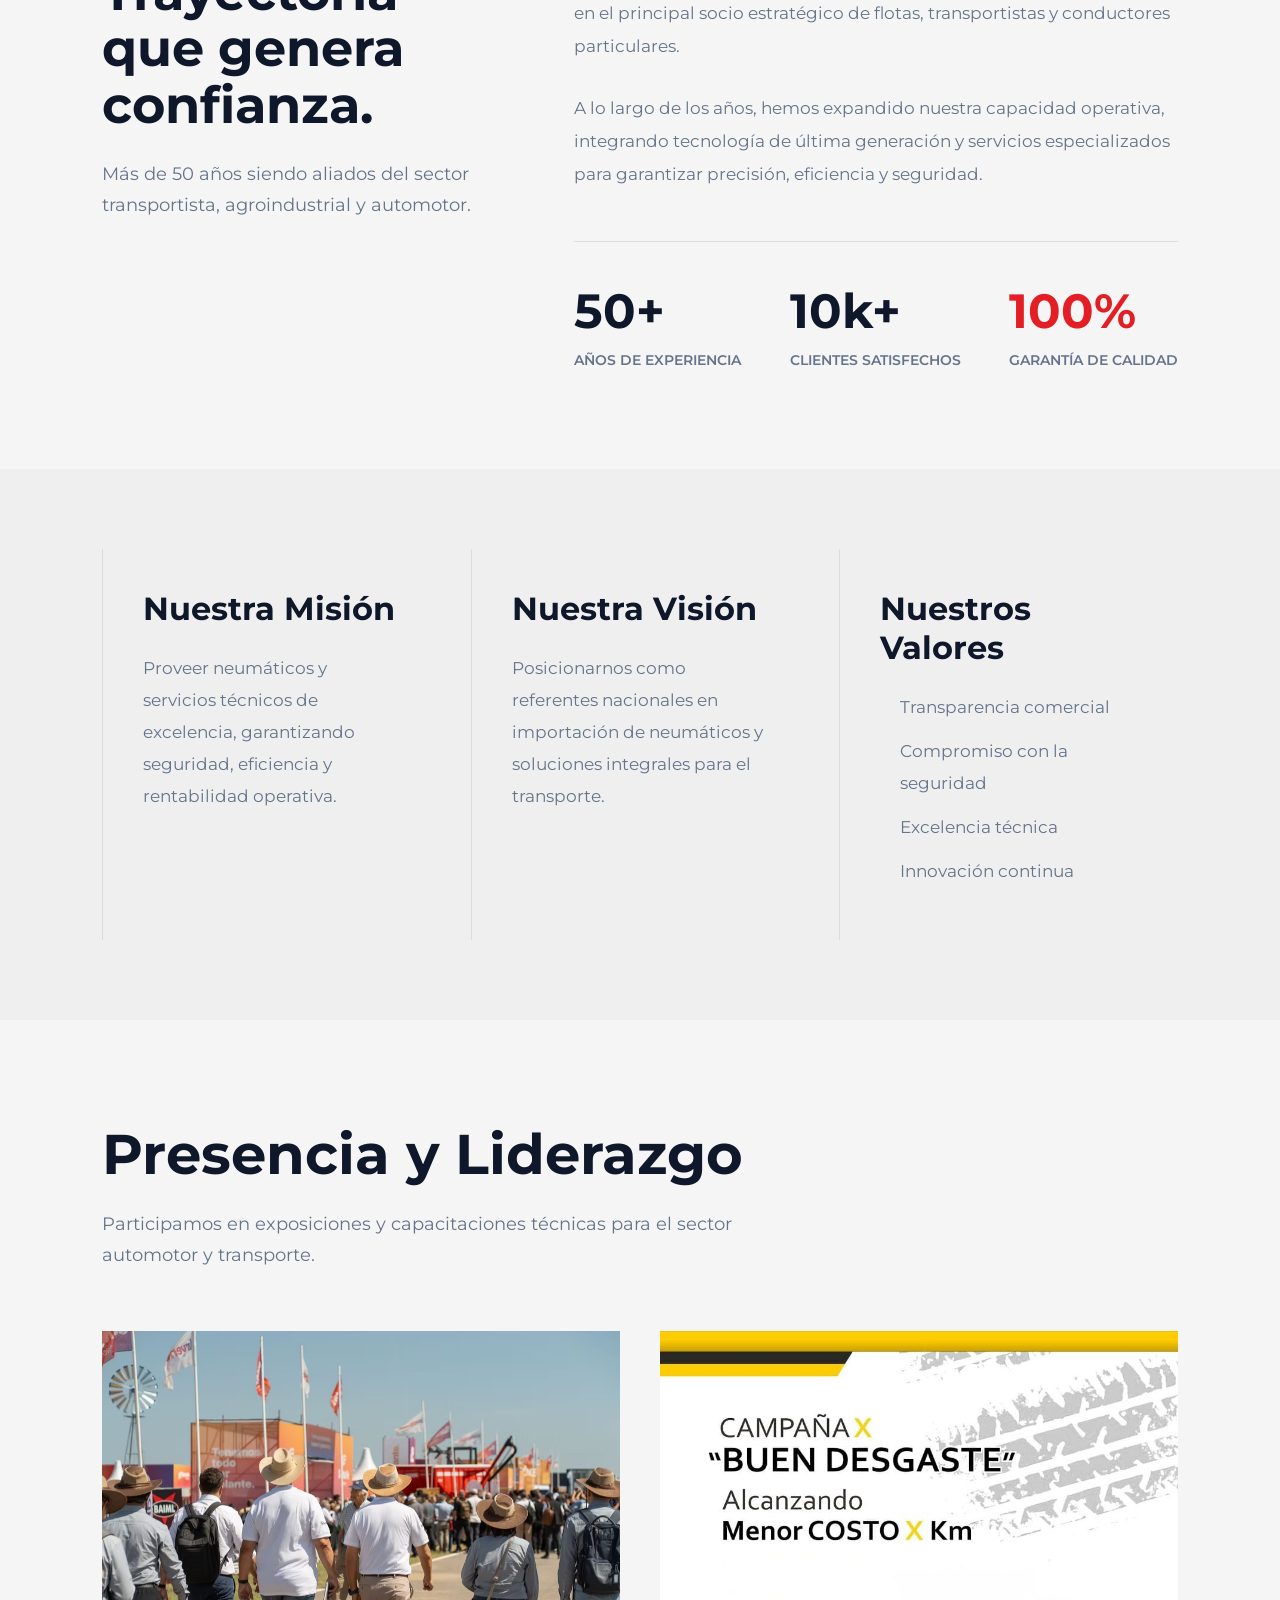
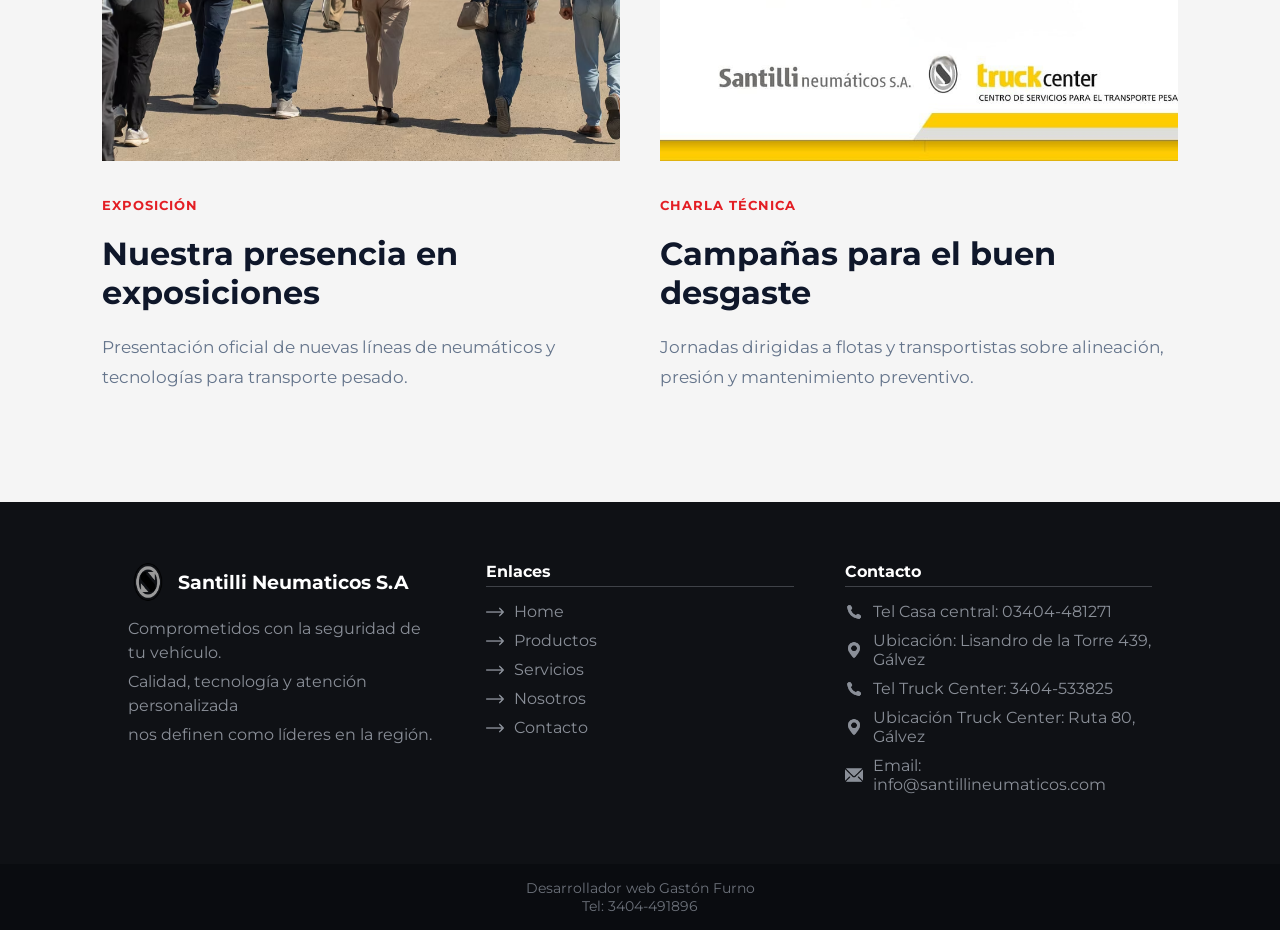
<file: page/nosotros.html>
<!DOCTYPE html>
<html lang="en">
<head>
    <meta charset="UTF-8">
    <meta name="viewport" content="width=device-width, initial-scale=1.0">
    <link href="https://fonts.googleapis.com/css2?family=Montserrat:wght@400;500;700&display=swap" rel="stylesheet">
    <link rel="stylesheet" href="../estilo/style-header.css">
    <link rel="stylesheet" href="../estilo/style-main.css">
    <link rel="stylesheet" href="../estilo/style-footer.css">
    <link rel="stylesheet" href="../estilo/style-nosotros.css">
    <title>Document</title>
</head>
<body>
<header class="encabezado-header nosotros-header">
<section class="seccion-encabezado">

    <nav class="nav-bar">
        <div class="logo-header">
        <img class="imagen-logo" src="../imagenes/header/logo1.png" alt="logo">
        <h1>Santilli Neumaticos S.A</h1>
        </div>
        <ul class="nav-menu agro-ul">
            <li class="list-item "><a href="../index.html">Home</a></li>
            <li class="list-item "><a href="../index.html#productos">Productos</a></li>
            <li class="list-item  "><a href="../index.html#servicios">Servicios</a></li>
            <li class="list-item "><a href="#">Nosotros</a></li>
            <li class="list-item "><a href="../index.html#contacto">Contacto</a></li>
            <li class="list-item cotizacion"><a href="../index.html#contacto">Cotización</a></li>
        </ul>
</nav>
</section>


</header>
<main>
    <section class="nosotros">

    <!-- HERO -->
    <div class="nosotros-hero">

        <div class="hero-texto">

            <span class="subtitulo">
                SOBRE NOSOTROS
            </span>

            <h2>
                Solidez y respaldo en cada ruta.
            </h2>

            <p>
                Somos importadores directos del grupo Sailun y especialistas en neumáticos.
                Brindamos servicios de alineación y balanceo de alta precisión
                para transporte pesado y vehículos livianos, impulsando el
                rendimiento de su negocio.
            </p>

            <a href="#historia" class="btn-historia">
                Nuestra Historia ↓
            </a>

        </div>

        <div class="hero-imagen">
            <img src="../imagenes/header/flia-santilli.png" alt="imagen de la familia Santilli">
        </div>

    </div>

    <!-- TRAYECTORIA -->
    <div class="trayectoria" id="historia">

        <div class="trayectoria-izquierda">

            <h3>
                Trayectoria que genera confianza.
            </h3>

            <p>
                Más de 50 años siendo aliados del sector transportista, agroindustrial y automotor.
            </p>

        </div>

        <div class="trayectoria-derecha">

            <p>
                En Santilli Neumáticos S.A. nacimos con una visión clara:
                convertirnos en el principal socio estratégico de flotas,
                transportistas y conductores particulares.
            </p>

            <p>
                A lo largo de los años, hemos expandido nuestra capacidad
                operativa, integrando tecnología de última generación y
                servicios especializados para garantizar precisión,
                eficiencia y seguridad.
            </p>

            <div class="stats">

                <div class="stat">
                    <h4>50+</h4>
                    <span>Años de experiencia</span>
                </div>

                <div class="stat">
                    <h4>10k+</h4>
                    <span>Clientes satisfechos</span>
                </div>

                <div class="stat rojo">
                    <h4>100%</h4>
                    <span>Garantía de calidad</span>
                </div>

            </div>

        </div>

    </div>

    <!-- MISION -->
    <div class="mision-grid">

        <div class="mision-card">

            <h4>Nuestra Misión</h4>

            <p>
                Proveer neumáticos y servicios técnicos de excelencia,
                garantizando seguridad, eficiencia y rentabilidad operativa.
            </p>

        </div>

        <div class="mision-card">

            <h4>Nuestra Visión</h4>

            <p>
                Posicionarnos como referentes nacionales en importación de
                neumáticos y soluciones integrales para el transporte.
            </p>

        </div>

        <div class="mision-card">

            <h4>Nuestros Valores</h4>

            <ul>
                <li>Transparencia comercial</li>
                <li>Compromiso con la seguridad</li>
                <li>Excelencia técnica</li>
                <li>Innovación continua</li>
            </ul>

        </div>

    </div>

    <!-- EVENTOS -->
    <div class="eventos">

        <div class="eventos-header">

            <div>
                <h3>Presencia y Liderazgo</h3>

                <p>
                    Participamos en exposiciones y capacitaciones técnicas
                    para el sector automotor y transporte.
                </p>
            </div>

        </div>

        <div class="eventos-grid">

            <article class="evento-card">

                <a href="expos.html"><img src="../imagenes/header/participacion.png" alt="gente caminando en una feria o exposicion"></a>

                <div class="evento-info">

                    <span>EXPOSICIÓN</span>

                    <h4>Nuestra presencia en exposiciones</h4>

                    <p>
                        Presentación oficial de nuevas líneas de neumáticos y
                        tecnologías para transporte pesado.
                    </p>

                </div>

            </article>

            <article class="evento-card">

              <a href="campania-desgaste.html"> <img src="../imagenes/header/campaña-buendesg.jpeg" alt="imagen que describe la campaña del buen desgaste"></a> 

                <div class="evento-info">

                    <span>CHARLA TÉCNICA</span>

                    <h4>Campañas para el buen desgaste</h4>

                    <p>
                        Jornadas dirigidas a flotas y transportistas sobre
                        alineación, presión y mantenimiento preventivo.
                    </p>

                </div>

            </article>

        </div>

    </div>

</section>
</main>
<footer>
<section class="footer-container">

    <section class="footer-description">
        <div class="footer-logo">
            <img src="../imagenes/header/logo1.png" alt="logo santilli neumaticos del footer">
            <h4>Santilli Neumaticos S.A</h4>
        </div>

        <div class="footer-txt">
            <p>Comprometidos con la seguridad de tu vehículo.</p>
            <p>Calidad, tecnología y atención personalizada</p>
            <p>nos definen como líderes en la región.</p>
        </div>
    </section>

    <section class="footer-sub-nav"> 
        <h4>Enlaces</h4>
        <ul>
            <li><img src="../imagenes/icono-contacto/flecha-correcta.png" alt="flecha recta para señalar cada elemento del sub-nav"><a href="#home">Home</a></li>
            <li><img src="../imagenes/icono-contacto/flecha-correcta.png" alt="flecha recta para señalar cada elemento del sub-nav"><a href="#productos">Productos</a></li>
            <li><img src="../imagenes/icono-contacto/flecha-correcta.png" alt="flecha recta para señalar cada elemento del sub-nav"><a href="#servicios">Servicios</a></li>
            <li><img src="../imagenes/icono-contacto/flecha-correcta.png" alt="flecha recta para señalar cada elemento del sub-nav"><a href="">Nosotros</a></li>
            <li><img src="../imagenes/icono-contacto/flecha-correcta.png" alt="flecha recta para señalar cada elemento del sub-nav"><a href="#contacto">Contacto</a></li>
        </ul>
    </section>

    <section class="footer-info-contacto">
        <h4>Contacto</h4>
        <ul>
            <li><img src="../imagenes/icono-contacto/llamar.png" alt="">Tel Casa central: 03404-481271</li>
            <li><img src="../imagenes/icono-contacto/pasador-de-ubicacion.png" alt="">Ubicación: Lisandro de la Torre 439, Gálvez</li>
            <li><img src="../imagenes/icono-contacto/llamar.png" alt="">Tel Truck Center: 3404-533825</li>
            <li><img src="../imagenes/icono-contacto/pasador-de-ubicacion.png" alt="">Ubicación Truck Center: Ruta 80, Gálvez</li>
            <li><img src="../imagenes/icono-contacto/correo-electronico.png" alt="">Email: info@santillineumaticos.com</li>
        </ul>
    </section>

</section>

<div class="footer-bottom">
    <p>Desarrollador web Gastón Furno</p>
    <p>Tel: 3404-491896</p>
</div>

</footer>

<script src="../javaScript/main.js"></script>
<script src="../javaScript/efecto-prod.js"></script>
</body>
</html>
</file>
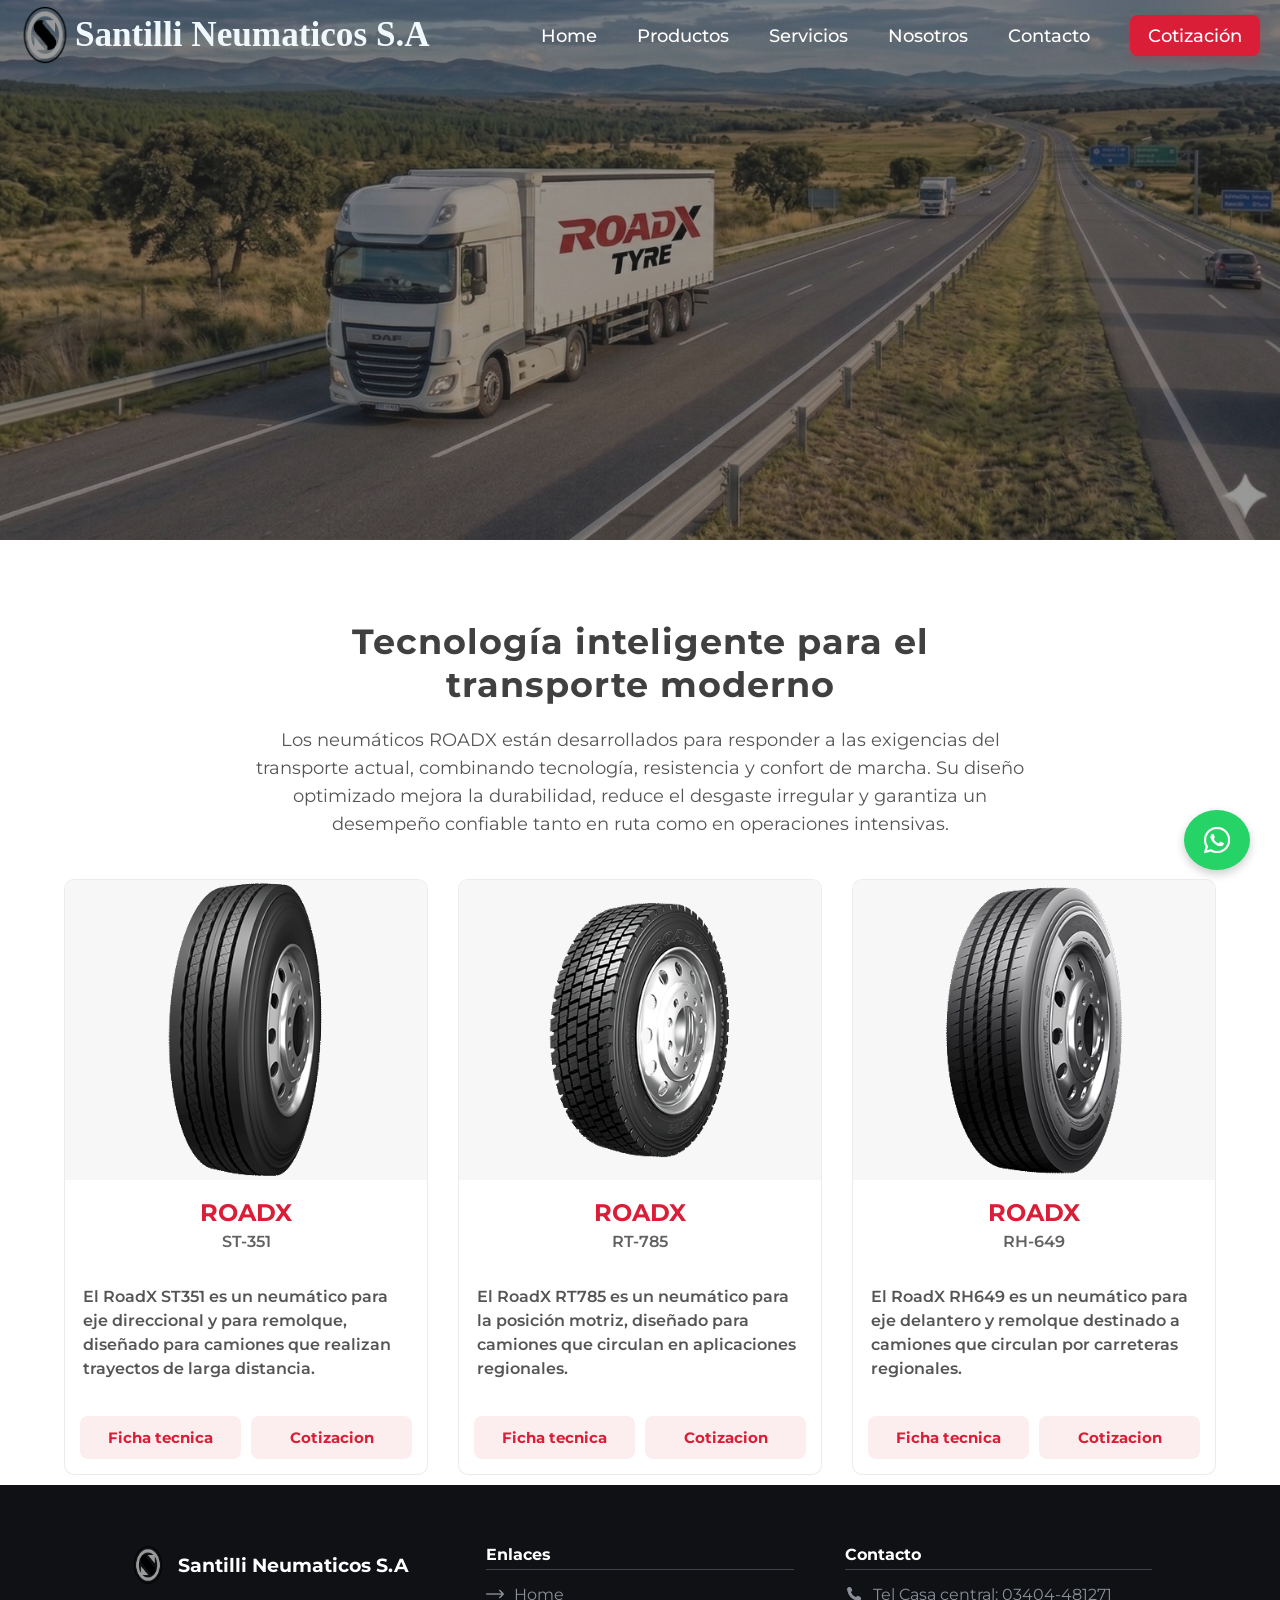
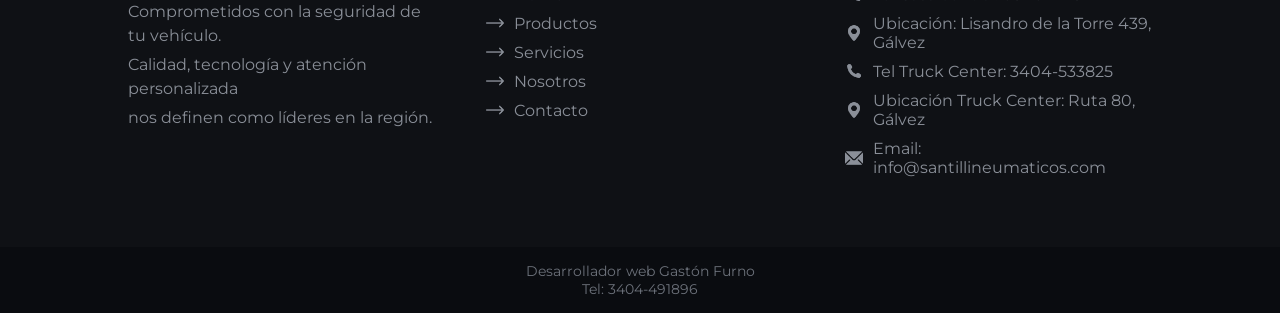
<file: page/roadx.html>
<!DOCTYPE html>
<html lang="en">
<head>
    <meta charset="UTF-8">
    <meta name="viewport" content="width=device-width, initial-scale=1.0">
    <link href="https://fonts.googleapis.com/css2?family=Montserrat:wght@400;500;700&display=swap" rel="stylesheet">
    <link rel="stylesheet" href="../estilo/style-header.css">
    <link rel="stylesheet" href="../estilo/style-main.css">
    <link rel="stylesheet" href="../estilo/style-footer.css">
    <link rel="stylesheet" href="../estilo/estilo-page/style-productos.css">
    <title>Document</title>
</head>
<body>
<header class="encabezado-header roadx-header">
<section class="seccion-encabezado">

    <nav class="nav-bar">
        <div class="logo-header">
        <img class="imagen-logo" src="../imagenes/header/logo1.png" alt="logo">
        <h1>Santilli Neumaticos S.A</h1>
        </div>
        <ul class="nav-menu agro-ul">
            <li class="list-item "><a href="../index.html">Home</a></li>
            <li class="list-item "><a href="../index.html#productos">Productos</a></li>
            <li class="list-item  "><a href="../index.html#servicios">Servicios</a></li>
            <li class="list-item "><a href="#">Nosotros</a></li>
            <li class="list-item "><a href="../index.html#contacto">Contacto</a></li>
            <li class="list-item cotizacion"><a href="../index.html#contacto">Cotización</a></li>
        </ul>
        </nav>
</section>


</header>

<main>

    <section class="intro-maxam">
    <div class="intro-maxam-container">
        <h2>Tecnología inteligente para el transporte moderno</h2>
        <p>
            Los neumáticos ROADX están desarrollados para responder a las exigencias
            del transporte actual, combinando tecnología, resistencia y confort de marcha.
            Su diseño optimizado mejora la durabilidad, reduce el desgaste irregular
            y garantiza un desempeño confiable tanto en ruta como en operaciones intensivas.
        </p>
    </div>
    </section>
<section class="contenedor-productos">

        <div class="card-contenedor ">
            <img src="../imagenes/transporte/roadx/st-351/st-351.png" alt="cubierta roadx st-351">
            <div class="card-title hanksugi-title">
                <h2>ROADX</h2>
                <p>ST-351</p>
            </div>
            <div class="card-description hanksugi-description">
                <p>El RoadX ST351 es un neumático para eje direccional y para remolque, diseñado para camiones que realizan trayectos de larga distancia.</p>
            </div>
            <div class="card-container-btn">
                <a href="" class="card-enlace card-enlace-hanksugi">Ficha tecnica</a>
                <a href="" class="card-enlace card-enlace-hanksugi">Cotizacion</a>
            </div>
        </div>

        <div class="card-contenedor ">
            <img src="../imagenes/transporte/roadx/rt-785/rt-785.png" alt="cubierta roadx RT-785 traccion">
            <div class="card-title hanksugi-title">
                <h2>ROADX</h2>
                <p>RT-785</p>
            </div>
            <div class="card-description hanksugi-description">
                <p>El RoadX RT785 es un neumático para la posición motriz, diseñado para camiones que circulan en aplicaciones regionales.</p>
            </div>
            <div class="card-container-btn">
                <a href="" class="card-enlace card-enlace-hanksugi">Ficha tecnica</a>
                <a href="" class="card-enlace card-enlace-hanksugi">Cotizacion</a>
            </div>
        </div>

        <div class="card-contenedor">
            <img src="../imagenes/transporte/roadx/rh-649/rh-649.png" alt="cubierta roadx RH-649">
            <div class="card-title hanksugi-title">
                <h2>ROADX</h2>
                <p>RH-649</p>
            </div>
            <div class="card-description hanksugi-description">
                <p>El RoadX RH649 es un neumático para eje delantero y remolque destinado a camiones que circulan por carreteras regionales.</p>
            </div>
            <div class="card-container-btn">
                <a href="" class="card-enlace card-enlace-hanksugi">Ficha tecnica</a>
                <a href="" class="card-enlace card-enlace-hanksugi">Cotizacion</a>
            </div>
        </div>
            
    </section>
</main>

<a href="#" class="whatsapp-float" onclick="enviarWhatsApp()">
    <img src="../../imagenes/iconos/social.png" alt="whatsapp">
</a>

<footer>
<section class="footer-container">

    <section class="footer-description">
        <div class="footer-logo">
            <img src="../imagenes/header/logo1.png" alt="logo santilli neumaticos del footer">
            <h4>Santilli Neumaticos S.A</h4>
        </div>

        <div class="footer-txt">
            <p>Comprometidos con la seguridad de tu vehículo.</p>
            <p>Calidad, tecnología y atención personalizada</p>
            <p>nos definen como líderes en la región.</p>
        </div>
    </section>

    <section class="footer-sub-nav"> 
        <h4>Enlaces</h4>
        <ul>
            <li><img src="../imagenes/icono-contacto/flecha-correcta.png" alt="flecha recta para señalar cada elemento del sub-nav"><a href="#home">Home</a></li>
            <li><img src="../imagenes/icono-contacto/flecha-correcta.png" alt="flecha recta para señalar cada elemento del sub-nav"><a href="#productos">Productos</a></li>
            <li><img src="../imagenes/icono-contacto/flecha-correcta.png" alt="flecha recta para señalar cada elemento del sub-nav"><a href="#servicios">Servicios</a></li>
            <li><img src="../imagenes/icono-contacto/flecha-correcta.png" alt="flecha recta para señalar cada elemento del sub-nav"><a href="">Nosotros</a></li>
            <li><img src="../imagenes/icono-contacto/flecha-correcta.png" alt="flecha recta para señalar cada elemento del sub-nav"><a href="#contacto">Contacto</a></li>
        </ul>
    </section>

    <section class="footer-info-contacto">
        <h4>Contacto</h4>
        <ul>
            <li><img src="../imagenes/icono-contacto/llamar.png" alt="">Tel Casa central: 03404-481271</li>
            <li><img src="../imagenes/icono-contacto/pasador-de-ubicacion.png" alt="">Ubicación: Lisandro de la Torre 439, Gálvez</li>
            <li><img src="../imagenes/icono-contacto/llamar.png" alt="">Tel Truck Center: 3404-533825</li>
            <li><img src="../imagenes/icono-contacto/pasador-de-ubicacion.png" alt="">Ubicación Truck Center: Ruta 80, Gálvez</li>
            <li><img src="../imagenes/icono-contacto/correo-electronico.png" alt="">Email: info@santillineumaticos.com</li>
        </ul>
    </section>

</section>

<div class="footer-bottom">
    <p>Desarrollador web Gastón Furno</p>
    <p>Tel: 3404-491896</p>
</div>

</footer>

<script src="../javaScript/main.js"></script>
<script src="../javaScript/efecto-prod.js"></script>
</body>
</html>
</file>
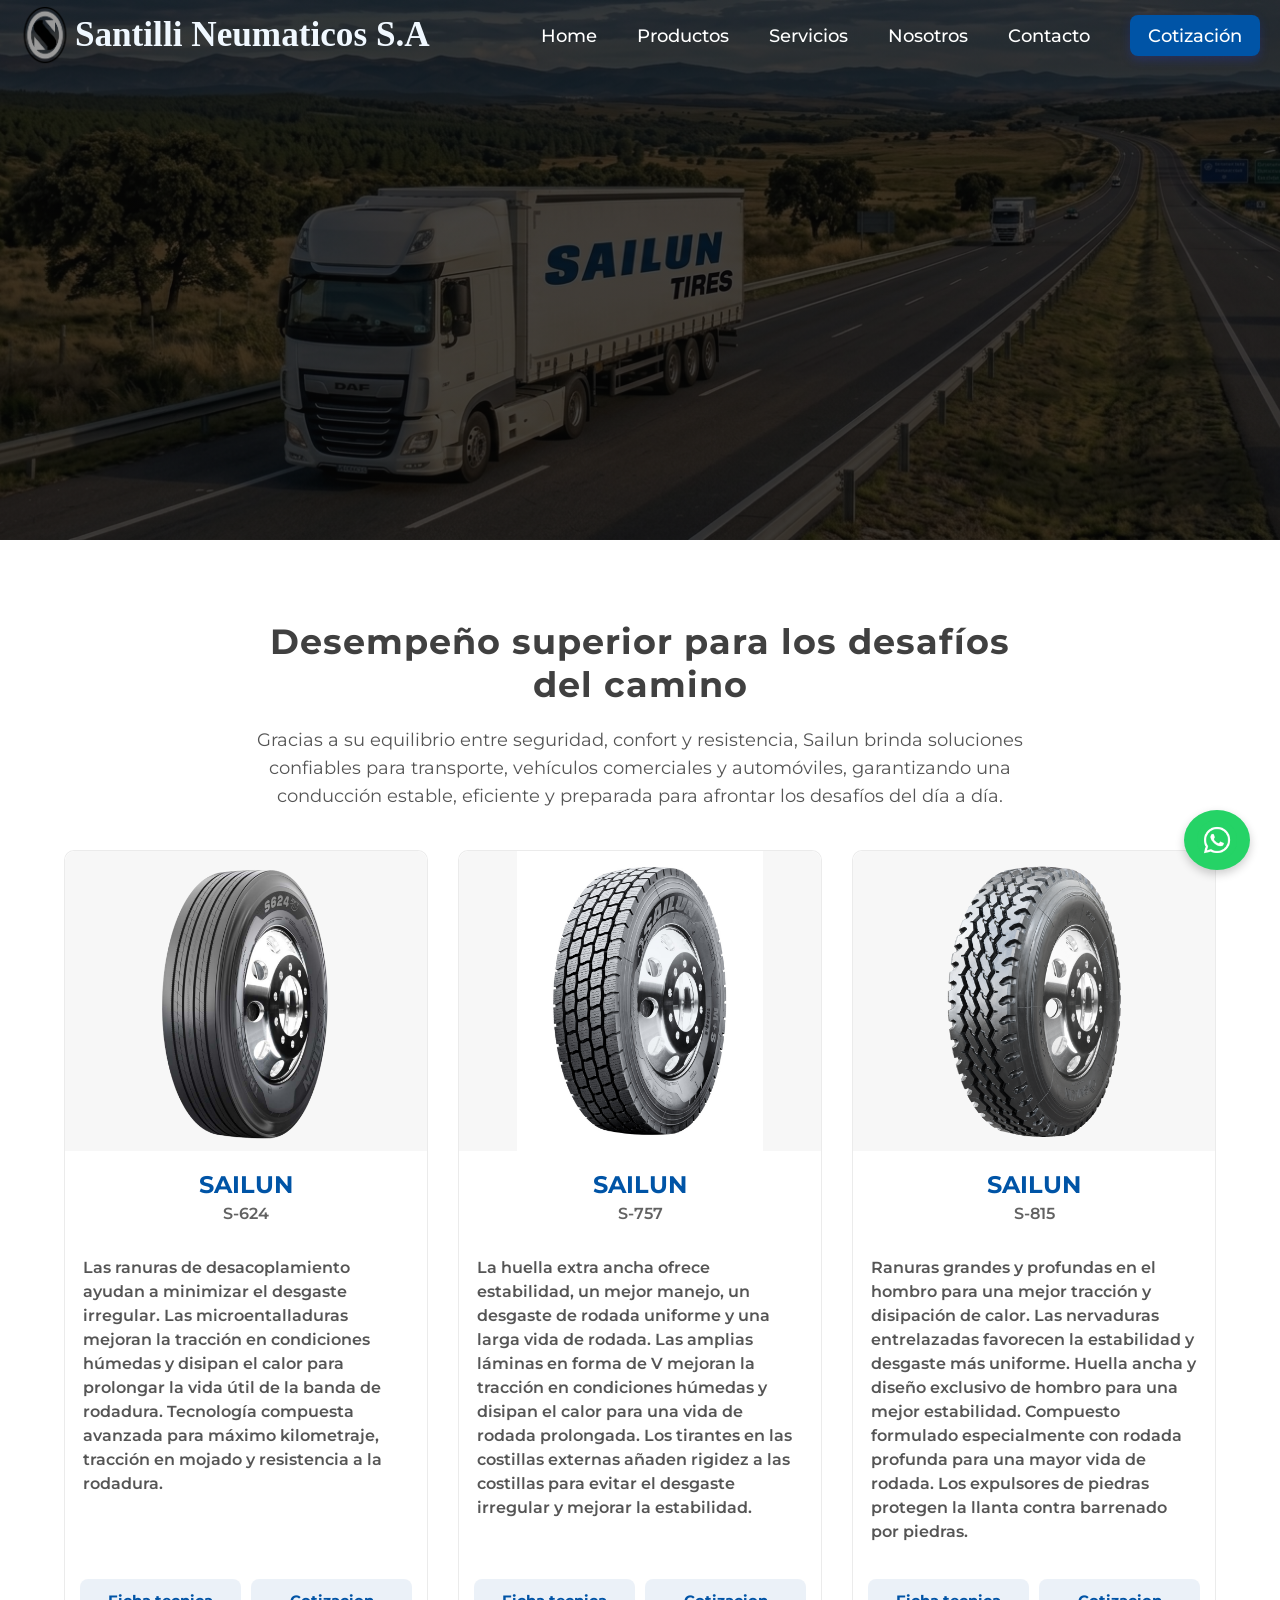
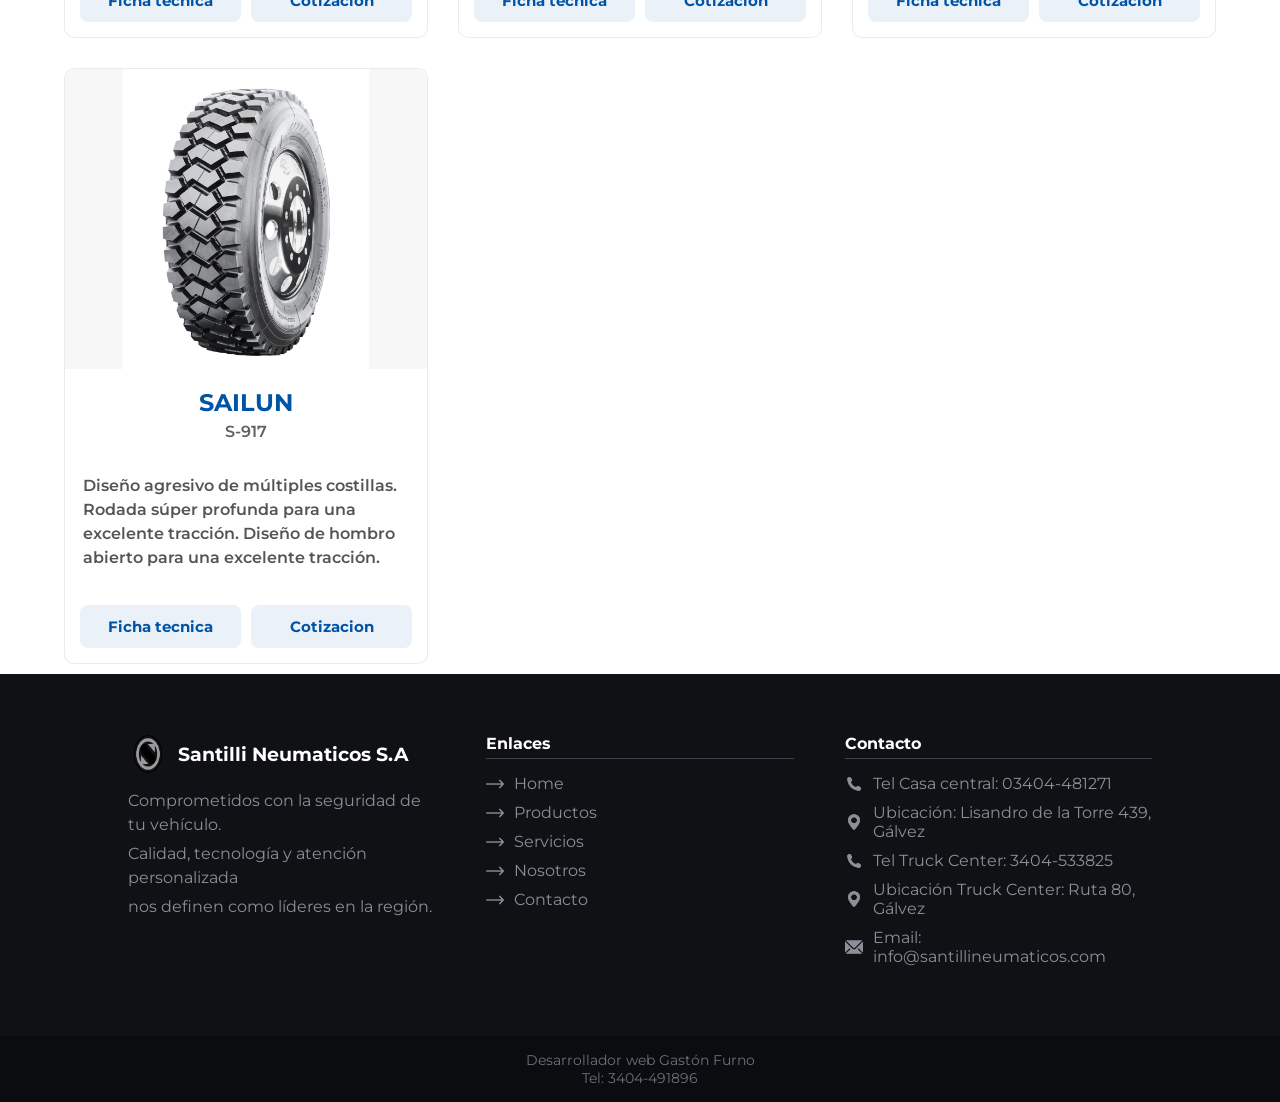
<file: page/sailun.html>
<!DOCTYPE html>
<html lang="en">
<head>
    <meta charset="UTF-8">
    <meta name="viewport" content="width=device-width, initial-scale=1.0">
    <link href="https://fonts.googleapis.com/css2?family=Montserrat:wght@400;500;700&display=swap" rel="stylesheet">
    <link rel="stylesheet" href="../estilo/style-header.css">
    <link rel="stylesheet" href="../estilo/style-main.css">
    <link rel="stylesheet" href="../estilo/style-footer.css">
    <link rel="stylesheet" href="../estilo/estilo-page/style-productos.css">
    <title>Document</title>
</head>
<body>
<header class="encabezado-header sailun-header">
<section class="seccion-encabezado">

    <nav class="nav-bar">
        <div class="logo-header">
        <img class="imagen-logo" src="../imagenes/header/logo1.png" alt="logo">
        <h1>Santilli Neumaticos S.A</h1>
        </div>
        <ul class="nav-menu sailun-ul">
            <li class="list-item sailun-item"><a href="../index.html">Home</a></li>
            <li class="list-item sailun-item"><a href="../index.html#productos">Productos</a></li>
            <li class="list-item sailun-item "><a href="../index.html#servicios">Servicios</a></li>
            <li class="list-item sailun-item"><a href="#">Nosotros</a></li>
            <li class="list-item sailun-item"><a href="../index.html#contacto">Contacto</a></li>
            <li class="list-item cotizacion-sailun"><a href="../index.html#contacto">Cotización</a></li>
        </ul>
    </nav>
</section>


</header>

<main>

    <section class="intro-maxam">
    <div class="intro-maxam-container">
        <h2>Desempeño superior para los desafíos del camino</h2>
        <p>
            Gracias a su equilibrio entre seguridad, confort y resistencia,
            Sailun brinda soluciones confiables para transporte, vehículos
            comerciales y automóviles, garantizando una conducción estable,
            eficiente y preparada para afrontar los desafíos del día a día.
        </p>
    </div>
    </section>

    <section class="contenedor-productos">

        <div class="card-contenedor sailun-card">
            <img src="../imagenes/transporte/sailun/S-624/s624.png" alt="cubierta sailun S-624">
            <div class="card-title sailun-title">
                <h2>SAILUN</h2>
                <p>S-624</p>
            </div>
            <div class="card-description sailun-description">
                <p>Las ranuras de desacoplamiento ayudan a minimizar el desgaste irregular.
                Las microentalladuras mejoran la tracción en condiciones húmedas y disipan el calor para prolongar la vida útil de la banda de rodadura.
                Tecnología compuesta avanzada para máximo kilometraje, tracción en mojado y resistencia a la rodadura.</p>
            </div>
            <div class="card-container-btn">
                <a href="" class="card-enlace card-enlace-sailun">Ficha tecnica</a>
                <a href="" class="card-enlace card-enlace-sailun">Cotizacion</a>
            </div>
        </div>

        <div class="card-contenedor sailun-card">
            <img src="../imagenes/transporte/sailun/S-757/s757-1.jpg" alt="cubierta sailun s-757">
            <div class="card-title sailun-title">
                <h2>SAILUN</h2>
                <p>S-757</p>
            </div>
            <div class="card-description sailun-description">
                <p>La huella extra ancha ofrece estabilidad, un mejor manejo, un desgaste de rodada uniforme y una larga vida de rodada.
                Las amplias láminas en forma de V mejoran la tracción en condiciones húmedas y disipan el calor para una vida de rodada prolongada.
                Los tirantes en las costillas externas añaden rigidez a las costillas para evitar el desgaste irregular y mejorar la estabilidad.</p>
            </div>
            <div class="card-container-btn">
                <a href="" class="card-enlace card-enlace-sailun">Ficha tecnica</a>
                <a href="" class="card-enlace card-enlace-sailun">Cotizacion</a>
            </div>
        </div>

        <div class="card-contenedor sailun-card">
            <img src="../imagenes/transporte/sailun/S-815/S815.png" alt="cubierta sailun s-815">
            <div class="card-title sailun-title">
                <h2>SAILUN</h2>
                <p>S-815</p>
            </div>
            <div class="card-description sailun-description">
                <p>Ranuras grandes y profundas en el hombro para una mejor tracción y disipación de calor.
                Las nervaduras entrelazadas favorecen la estabilidad y desgaste más uniforme.
                Huella ancha y diseño exclusivo de hombro para una mejor estabilidad.
                Compuesto formulado especialmente con rodada profunda para una mayor vida de rodada.
                Los expulsores de piedras protegen la llanta contra barrenado por piedras. </p>
            </div>
            <div class="card-container-btn">
                <a href="" class="card-enlace card-enlace-sailun">Ficha tecnica</a>
                <a href="" class="card-enlace card-enlace-sailun">Cotizacion</a>
            </div>
        </div>

        <div class="card-contenedor sailun-card">
            <img src="../imagenes/transporte/sailun/S-917/s917-1.jpg" alt="cubierta sailun s-917">
            <div class="card-title sailun-title">
                <h2>SAILUN</h2>
                <p>S-917</p>
            </div>
            <div class="card-description sailun-description">
                <p>Diseño agresivo de múltiples costillas.
                    Rodada súper profunda para una excelente tracción.
                    Diseño de hombro abierto para una excelente tracción.</p>
            </div>
            <div class="card-container-btn">
                <a href="" class="card-enlace card-enlace-sailun">Ficha tecnica</a>
                <a href="" class="card-enlace card-enlace-sailun">Cotizacion</a>
            </div>
        </div>
    </section>
</main>

<a href="#" class="whatsapp-float" onclick="enviarWhatsApp()">
    <img src="../imagenes/iconos/social.png" alt="whatsapp">
</a>
<footer>
<section class="footer-container">

    <section class="footer-description">
        <div class="footer-logo">
            <img src="../imagenes/header/logo1.png" alt="logo santilli neumaticos del footer">
            <h4>Santilli Neumaticos S.A</h4>
        </div>

        <div class="footer-txt">
            <p>Comprometidos con la seguridad de tu vehículo.</p>
            <p>Calidad, tecnología y atención personalizada</p>
            <p>nos definen como líderes en la región.</p>
        </div>
    </section>

    <section class="footer-sub-nav"> 
        <h4>Enlaces</h4>
        <ul>
            <li><img src="../imagenes/icono-contacto/flecha-correcta.png" alt="flecha recta para señalar cada elemento del sub-nav"><a href="#home">Home</a></li>
            <li><img src="../imagenes/icono-contacto/flecha-correcta.png" alt="flecha recta para señalar cada elemento del sub-nav"><a href="#productos">Productos</a></li>
            <li><img src="../imagenes/icono-contacto/flecha-correcta.png" alt="flecha recta para señalar cada elemento del sub-nav"><a href="#servicios">Servicios</a></li>
            <li><img src="../imagenes/icono-contacto/flecha-correcta.png" alt="flecha recta para señalar cada elemento del sub-nav"><a href="">Nosotros</a></li>
            <li><img src="../imagenes/icono-contacto/flecha-correcta.png" alt="flecha recta para señalar cada elemento del sub-nav"><a href="#contacto">Contacto</a></li>
        </ul>
    </section>

    <section class="footer-info-contacto">
        <h4>Contacto</h4>
        <ul>
            <li><img src="../imagenes/icono-contacto/llamar.png" alt="">Tel Casa central: 03404-481271</li>
            <li><img src="../imagenes/icono-contacto/pasador-de-ubicacion.png" alt="">Ubicación: Lisandro de la Torre 439, Gálvez</li>
            <li><img src="../imagenes/icono-contacto/llamar.png" alt="">Tel Truck Center: 3404-533825</li>
            <li><img src="../imagenes/icono-contacto/pasador-de-ubicacion.png" alt="">Ubicación Truck Center: Ruta 80, Gálvez</li>
            <li><img src="../imagenes/icono-contacto/correo-electronico.png" alt="">Email: info@santillineumaticos.com</li>
        </ul>
    </section>

</section>

<div class="footer-bottom">
    <p>Desarrollador web Gastón Furno</p>
    <p>Tel: 3404-491896</p>
</div>

</footer>

<script src="../javaScript/main.js"></script>
<script src="../javaScript/efecto-prod.js"></script>
</body>
</html>
</file>
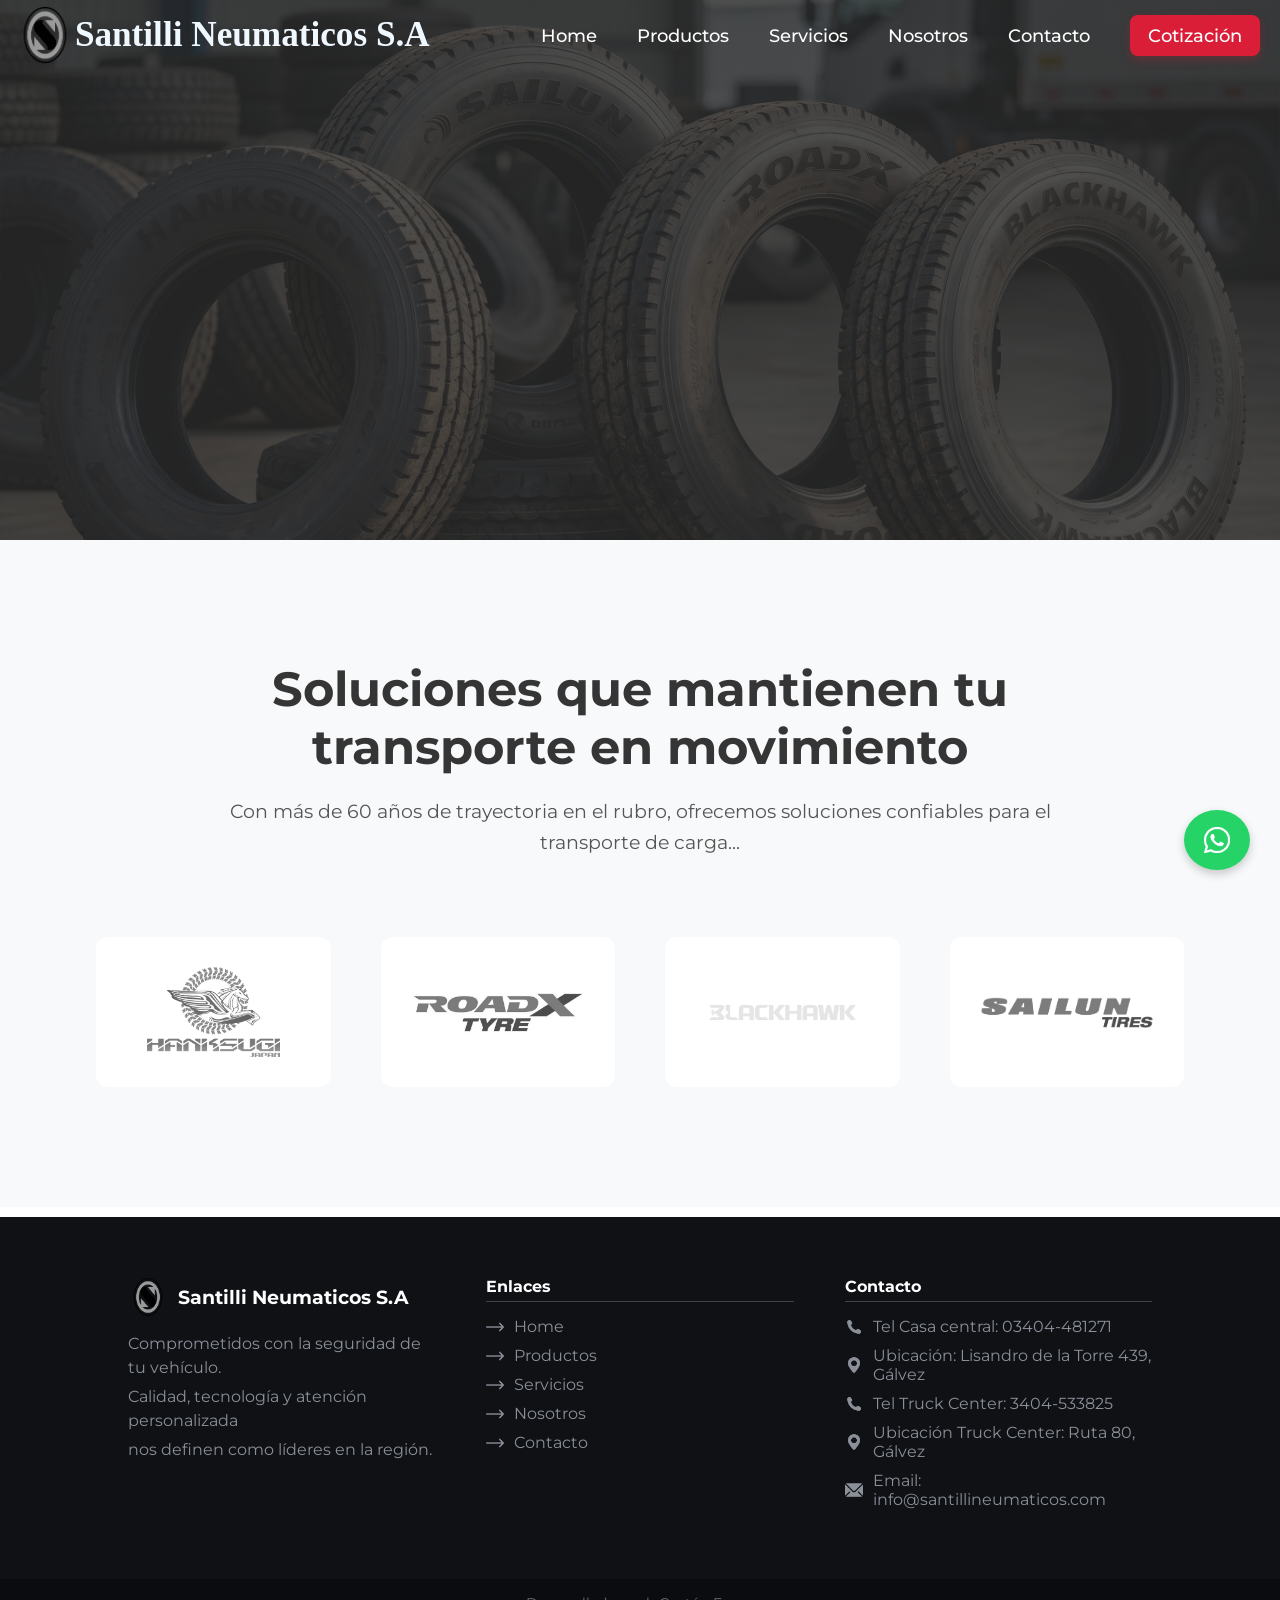
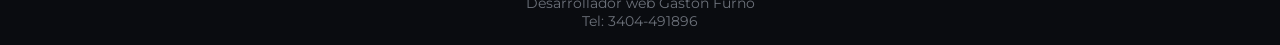
<file: page/transporte.html>
<!DOCTYPE html>
<html lang="en">
<head>
    <meta charset="UTF-8">
    <meta name="viewport" content="width=device-width, initial-scale=1.0">
    <link href="https://fonts.googleapis.com/css2?family=Montserrat:wght@400;500;700&display=swap" rel="stylesheet">
    <link rel="stylesheet" href="../estilo/style-header.css">
    <link rel="stylesheet" href="../estilo/style-main.css">
    <link rel="stylesheet" href="../estilo/style-footer.css">
    <link rel="stylesheet" href="../estilo/estilo-page/style-productos.css">
    <title>Document</title>
</head>
<body>
<header class="encabezado-header transp-header">
<section class="seccion-encabezado">

    <nav class="nav-bar">
        <div class="logo-header">
        <img class="imagen-logo" src="../imagenes/header/logo1.png" alt="logo">
        <h1>Santilli Neumaticos S.A</h1>
        </div>
        <ul class="nav-menu agro-ul">
            <li class="list-item "><a href="../index.html">Home</a></li>
            <li class="list-item "><a href="../index.html#productos">Productos</a></li>
            <li class="list-item  "><a href="../index.html#servicios">Servicios</a></li>
            <li class="list-item "><a href="#">Nosotros</a></li>
            <li class="list-item "><a href="../index.html#contacto">Contacto</a></li>
            <li class="list-item cotizacion"><a href="../index.html#contacto">Cotización</a></li>
        </ul>
</nav>
</section>


</header>
<main>
    
<section class="marcas-section">
    
    <div class="marcas-header">
        <h2>Soluciones que mantienen tu transporte en movimiento</h2>
        <p>
            Con más de 60 años de trayectoria en el rubro, ofrecemos soluciones confiables
            para el transporte de carga...
        </p>
    </div>

    <div class="marcas-grid">

        <a href="hanksugi.html" class="marca">
            <img src="../imagenes/transporte/hanksugi.png" alt="Hanksugi">
        </a>

        <a href="roadx.html" class="marca">
            <img src="../imagenes/transporte/roadx1.webp" alt="RoadX">
        </a>

        <a href="blackhawk.html" class="marca">
            <img src="../imagenes/transporte/blackhawk.png" alt="Blackhawk">
        </a>

        <a href="sailun.html" class="marca">
            <img src="../imagenes/transporte/sailun.png" alt="Sailun">
        </a>

    </div>

</section>
</main>
<a href="#" class="whatsapp-float" onclick="enviarWhatsApp()">
    <img src="../../imagenes/iconos/social.png" alt="whatsapp">
</a>

<footer>
<section class="footer-container">

    <section class="footer-description">
        <div class="footer-logo">
            <img src="../imagenes/header/logo1.png" alt="logo santilli neumaticos del footer">
            <h4>Santilli Neumaticos S.A</h4>
        </div>

        <div class="footer-txt">
            <p>Comprometidos con la seguridad de tu vehículo.</p>
            <p>Calidad, tecnología y atención personalizada</p>
            <p>nos definen como líderes en la región.</p>
        </div>
    </section>

    <section class="footer-sub-nav"> 
        <h4>Enlaces</h4>
        <ul>
            <li><img src="../imagenes/icono-contacto/flecha-correcta.png" alt="flecha recta para señalar cada elemento del sub-nav"><a href="#home">Home</a></li>
            <li><img src="../imagenes/icono-contacto/flecha-correcta.png" alt="flecha recta para señalar cada elemento del sub-nav"><a href="#productos">Productos</a></li>
            <li><img src="../imagenes/icono-contacto/flecha-correcta.png" alt="flecha recta para señalar cada elemento del sub-nav"><a href="#servicios">Servicios</a></li>
            <li><img src="../imagenes/icono-contacto/flecha-correcta.png" alt="flecha recta para señalar cada elemento del sub-nav"><a href="">Nosotros</a></li>
            <li><img src="../imagenes/icono-contacto/flecha-correcta.png" alt="flecha recta para señalar cada elemento del sub-nav"><a href="#contacto">Contacto</a></li>
        </ul>
    </section>

    <section class="footer-info-contacto">
        <h4>Contacto</h4>
        <ul>
            <li><img src="../imagenes/icono-contacto/llamar.png" alt="">Tel Casa central: 03404-481271</li>
            <li><img src="../imagenes/icono-contacto/pasador-de-ubicacion.png" alt="">Ubicación: Lisandro de la Torre 439, Gálvez</li>
            <li><img src="../imagenes/icono-contacto/llamar.png" alt="">Tel Truck Center: 3404-533825</li>
            <li><img src="../imagenes/icono-contacto/pasador-de-ubicacion.png" alt="">Ubicación Truck Center: Ruta 80, Gálvez</li>
            <li><img src="../imagenes/icono-contacto/correo-electronico.png" alt="">Email: info@santillineumaticos.com</li>
        </ul>
    </section>

</section>

<div class="footer-bottom">
    <p>Desarrollador web Gastón Furno</p>
    <p>Tel: 3404-491896</p>
</div>

</footer>

<script src="../javaScript/main.js"></script>
<script src="../javaScript/efecto-prod.js"></script>
</body>
</html>
</file>
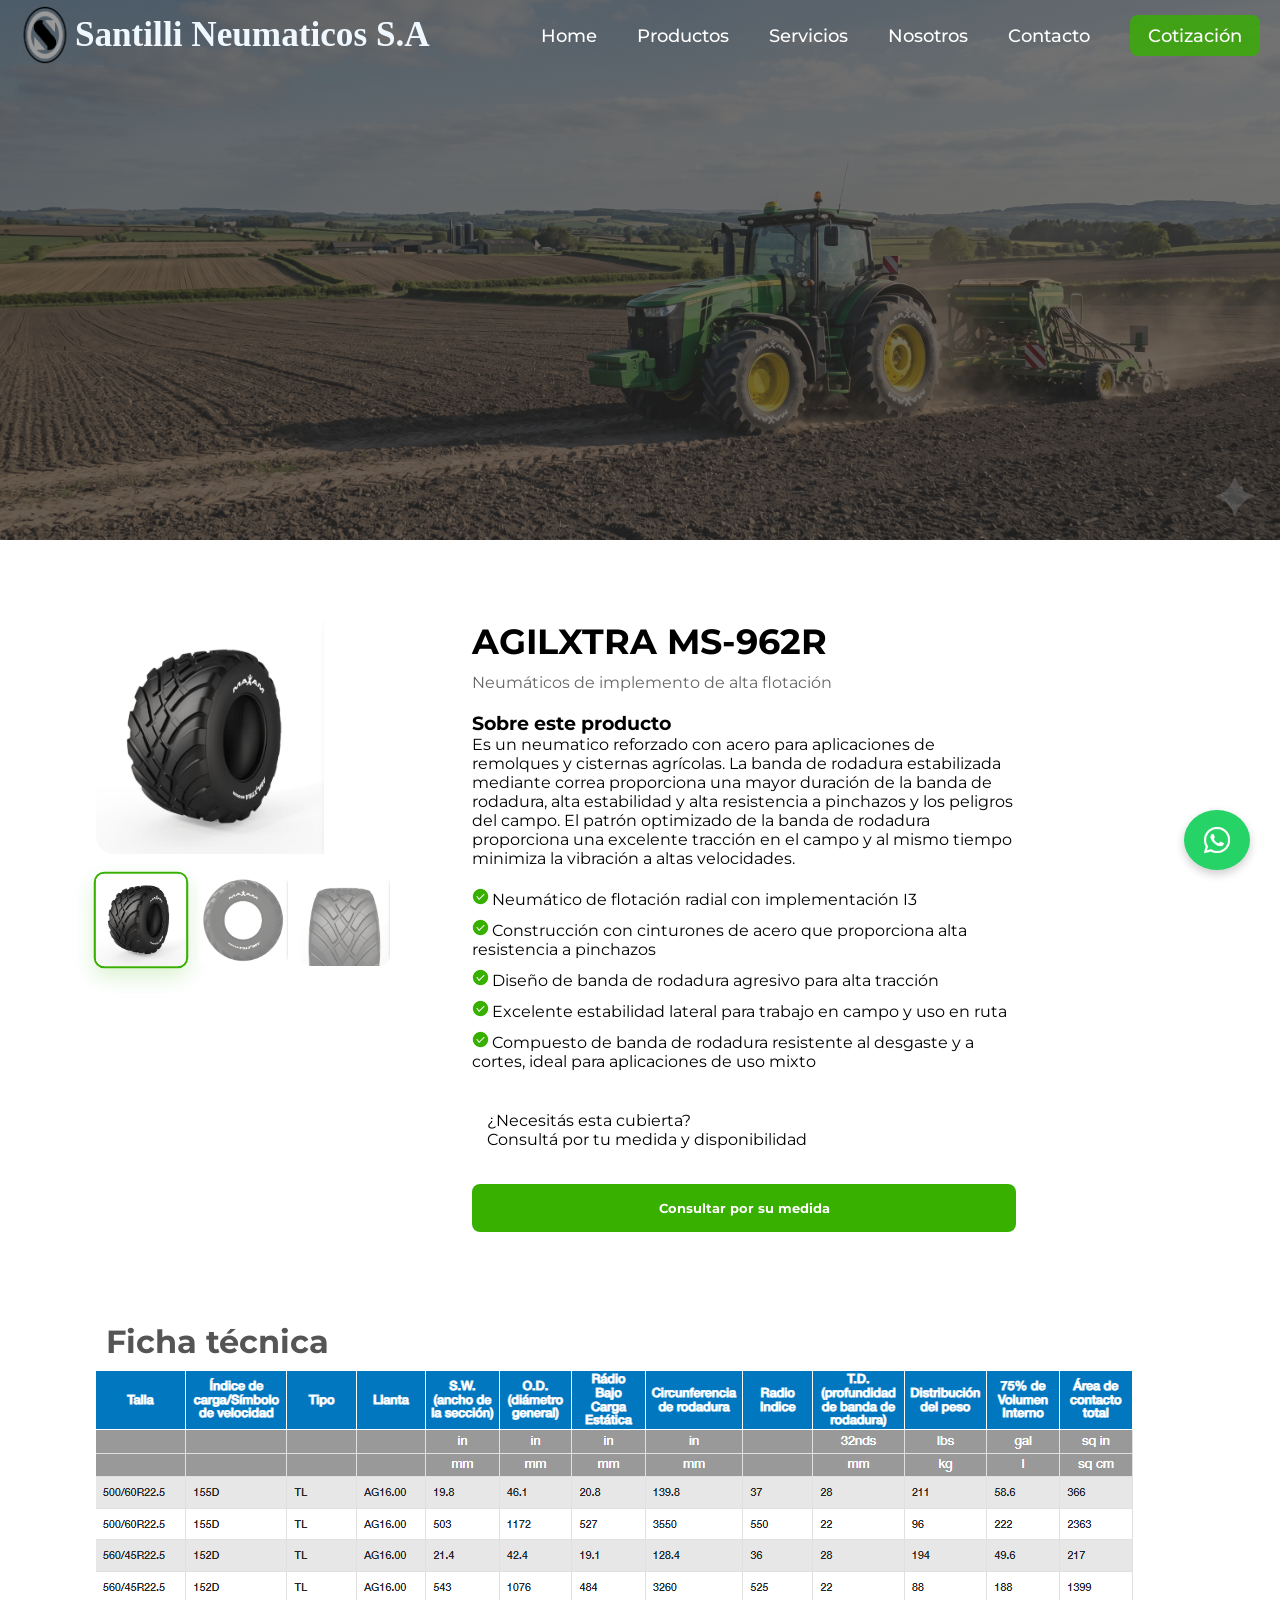
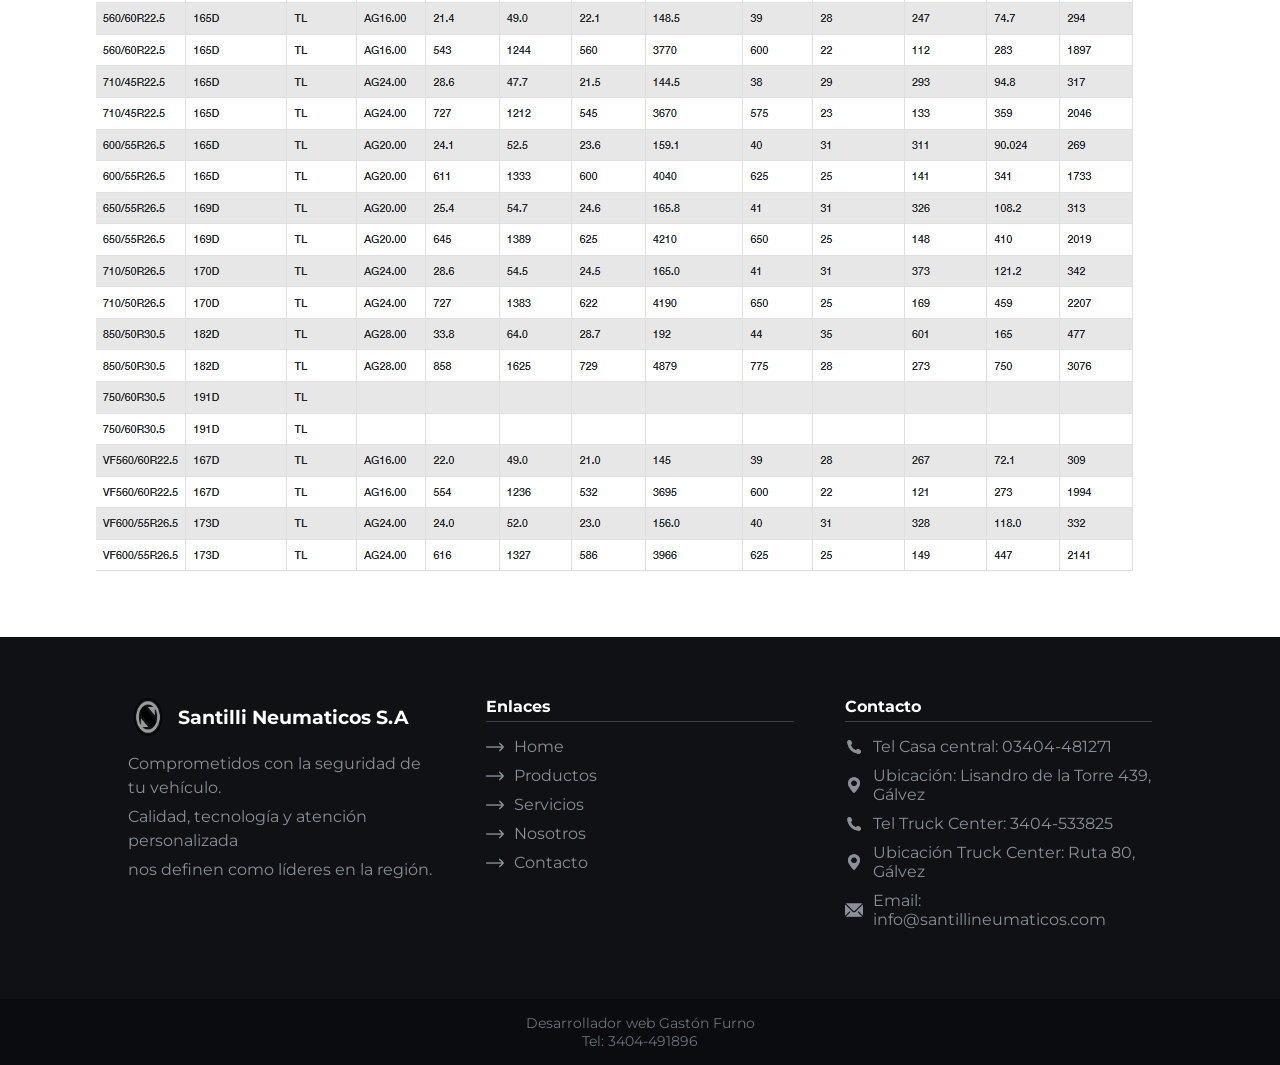
<file: page/page-agricola/ficha-ms962r.html>
<!DOCTYPE html>
<html lang="en">
<head>
    <meta charset="UTF-8">
    <meta name="viewport" content="width=device-width, initial-scale=1.0">
    <link href="https://fonts.googleapis.com/css2?family=Montserrat:wght@400;500;700&display=swap" rel="stylesheet">
    <link rel="stylesheet" href="../../estilo/style-header.css">
    <link rel="stylesheet" href="../../estilo/style-main.css">
    <link rel="stylesheet" href="../../estilo/style-footer.css">
    <link rel="stylesheet" href="../../estilo/estilo-page/style-productos.css">
    <link rel="stylesheet" href="../../estilo/estilo-page/style-fichatec.css">
    <link href="https://fonts.googleapis.com/css2?family=Montserrat:wght@400;600;700&display=swap" rel="stylesheet">
    <title>Document</title>
</head>
<body>

<header class="encabezado-header agro-header">
<section class="seccion-encabezado agro-section">

    <nav class="nav-bar agro-nav">
        <div class="logo-header">
        <img class="imagen-logo" src="../../imagenes/header/logo1.png" alt="logo">
        <h1>Santilli Neumaticos S.A</h1>
        </div>
        <ul class="nav-menu agro-ul">
            <li class="list-item agro-item"><a href="../../index.html">Home</a></li>
            <li class="list-item agro-item"><a href="../../index.html#productos">Productos</a></li>
            <li class="list-item  agro-item"><a href="../../index.html#servicios">Servicios</a></li>
            <li class="list-item agro-item"><a href="#">Nosotros</a></li>
            <li class="list-item agro-item"><a href="../../index.html#contacto">Contacto</a></li>
            <li class="list-item cotizacion agro-item-cotizacion-btn"><a href="../../index.html#contacto">Cotización</a></li>
        </ul>
        </nav>
</section>

</header>

<main >
   <section class="producto-container">

    <!-- IMAGENES -->
    <div class="producto-galeria fade-in">

        <div class="imagen-principal">
            <img id="imagenActiva" src="../../imagenes/productos-agro/ms-962r/maxam-tyre-ms962r.jpeg">
        </div>

        <div class="miniaturas">
            <img src="../../imagenes/productos-agro/ms-962r/maxam-tyre-ms962r.jpeg" class="active" alt="maxam ms962R ">
            <img src="../../imagenes/productos-agro/ms-962r/ms-962-r-2.jpeg" alt="maxam ms962R ">
            <img src="../../imagenes/productos-agro/ms-962r/ms-962-r-1.jpeg" alt="maxam ms962R ">

        </div>

    </div>

    <div class="producto-info fade-in delay">

        <h1 id="nombreProducto">AGILXTRA MS-962R</h1>
        <p class="subtitulo">Neumáticos de implemento de alta flotación</p>

        <div class="descripcion">
            <h3>Sobre este producto</h3>
            <p>
                Es un neumatico reforzado con acero para aplicaciones de remolques y cisternas agrícolas. La banda de rodadura estabilizada mediante correa proporciona una mayor duración de la banda de rodadura, alta estabilidad y alta resistencia a pinchazos y los peligros del campo. El patrón optimizado de la banda de rodadura proporciona una excelente tracción en el campo y al mismo tiempo minimiza la vibración a altas velocidades.
            </p>
        </div>

        <ul class="beneficios">
            <li><img src="../../imagenes/iconos/lista-de-verificacion.png" alt="check">Neumático de flotación radial con implementación I3</li>
            <li><img src="../../imagenes/iconos/lista-de-verificacion.png" alt="check">Construcción con cinturones de acero que proporciona alta resistencia a pinchazos</li>
            <li><img src="../../imagenes/iconos/lista-de-verificacion.png" alt="check">Diseño de banda de rodadura agresivo para alta tracción</li>
            <li><img src="../../imagenes/iconos/lista-de-verificacion.png" alt="check">Excelente estabilidad lateral para trabajo en campo y uso en ruta</li>
            <li><img src="../../imagenes/iconos/lista-de-verificacion.png" alt="check">Compuesto de banda de rodadura resistente al desgaste y a cortes, ideal para aplicaciones de uso mixto</li>
        </ul>

        <div class="consulta-box">
            <p>¿Necesitás esta cubierta?</p>
            <span>Consultá por tu medida y disponibilidad</span>
        </div>

        <button class="btn-consultar" onclick="enviarWhatsApp()">
            Consultar por su medida
        </button>

    </div>

</section>


<section class="ficha-tecnica fade-in">

    <h2 class="titulo-ficha-tec">Ficha técnica</h2>

    <div class="especificacion-tecnica">
       <img src="../../imagenes/productos-agro/ms-962r/ficha-tecnica-962r.png" alt="tabla con ficha tecnica de la ms962-r">
    </div>

</section>

</main>
<a href="#" class="whatsapp-float" onclick="enviarWhatsApp()">
    <img src="../../imagenes/iconos/social.png" alt="whatsapp">
</a>

<footer>
<section class="footer-container">

    <section class="footer-description">
        <div class="footer-logo">
            <img src="../../imagenes/header/logo1.png" alt="logo santilli neumaticos del footer">
            <h4>Santilli Neumaticos S.A</h4>
        </div>

        <div class="footer-txt">
            <p>Comprometidos con la seguridad de tu vehículo.</p>
            <p>Calidad, tecnología y atención personalizada</p>
            <p>nos definen como líderes en la región.</p>
        </div>
    </section>

    <section class="footer-sub-nav"> 
        <h4>Enlaces</h4>
        <ul>
            <li><img src="../../imagenes/icono-contacto/flecha-correcta.png" alt="flecha recta para señalar cada elemento del sub-nav"><a href="#home">Home</a></li>
            <li><img src="../../imagenes/icono-contacto/flecha-correcta.png" alt="flecha recta para señalar cada elemento del sub-nav"><a href="#productos">Productos</a></li>
            <li><img src="../../imagenes/icono-contacto/flecha-correcta.png" alt="flecha recta para señalar cada elemento del sub-nav"><a href="#servicios">Servicios</a></li>
            <li><img src="../../imagenes/icono-contacto/flecha-correcta.png" alt="flecha recta para señalar cada elemento del sub-nav"><a href="">Nosotros</a></li>
            <li><img src="../../imagenes/icono-contacto/flecha-correcta.png" alt="flecha recta para señalar cada elemento del sub-nav"><a href="#contacto">Contacto</a></li>
        </ul>
    </section>

    <section class="footer-info-contacto">
        <h4>Contacto</h4>
        <ul>
            <li><img src="../../imagenes/icono-contacto/llamar.png" alt="">Tel Casa central: 03404-481271</li>
            <li><img src="../../imagenes/icono-contacto/pasador-de-ubicacion.png" alt="">Ubicación: Lisandro de la Torre 439, Gálvez</li>
            <li><img src="../../imagenes/icono-contacto/llamar.png" alt="">Tel Truck Center: 3404-533825</li>
            <li><img src="../../imagenes/icono-contacto/pasador-de-ubicacion.png" alt="">Ubicación Truck Center: Ruta 80, Gálvez</li>
            <li><img src="../../imagenes/icono-contacto/correo-electronico.png" alt="">Email: info@santillineumaticos.com</li>
        </ul>
    </section>

</section>

<div class="footer-bottom">
    <p>Desarrollador web Gastón Furno</p>
    <p>Tel: 3404-491896</p>
</div>

</footer>

<script src="../../javaScript/main.js"></script>
<script src="../../javaScript/efecto-prod.js"></script>
</body>
</html>
</file>
<file: estilo/style-header.css>
:root{
    --rojo-principal: #da1e37;
    --gris-oscuro: #2f3136;

    /* AGRO */
    --verde-agro: #38b000;

    /* SAILUN */
    --azul-sailun: #0054A6;
    --amarillo-sailun: #F2B21B;
    /* BLACKHAWK*/
    --amarillo-blackhawk: #E0A800;

    /* HOVER */
    --transicion: all 0.3s ease;
}


.encabezado-header{
    background-size: cover;
    background-position: center;
    height: 60vh;
    color: #fff;
    position: relative;
}

.seccion-encabezado{
    display: flex;
    justify-content: space-evenly;
    padding: 60px 10px;
}



.encabezado-header{
    background-image: linear-gradient(90deg,rgba(43, 43, 43, 0.664) 100%, rgba(48, 48, 48, 0.77) 0%), url(../imagenes/header/camion-fondo1.png);
    background-size: cover;
    height: 100vh;
    color: #fff;
    background-color: #2f3136;
}

.agro-header {
    background-image: linear-gradient(90deg,rgba(43, 43, 43, 0.664) 100%, rgba(48, 48, 48, 0.77) 0%), url(../imagenes/header/maxam-header.png);
    height: 60vh;
}

.transp-header {
    background-image:linear-gradient(90deg,rgba(43, 43, 43, 0.829) 100%, rgba(48, 48, 48, 0.77) 0%), url(../imagenes/header/header-cubiertas.png);
    height: 60vh;
}

.hanksugi-header {
    background-image:linear-gradient(90deg,rgba(43, 43, 43, 0.466) 100%, rgba(48, 48, 48, 0.77) 0%), url(../imagenes/header/header-hanksugi.png);
    height: 60vh;
}

.roadx-header{
    background-image:linear-gradient(90deg,rgba(43, 43, 43, 0.466) 100%, rgba(48, 48, 48, 0.77) 0%), url(../imagenes/header/header-roadx.png);
    height: 60vh;
}

.sailun-header {
    background-image:linear-gradient(90deg,rgba(5, 5, 5, 0.747) 100%, rgba(48, 48, 48, 0.77) 0%), url(../imagenes/header/header-sailun.png);
    height: 60vh;
}

.blackhawk-header {
    background-image:linear-gradient(90deg,rgba(43, 43, 43, 0.466) 100%, rgba(48, 48, 48, 0.77) 0%), url(../imagenes/header/header-blackhawk.png);
    height: 60vh;
}

.roadx-auto-camioneta-header {
    background-image:linear-gradient(90deg,rgba(43, 43, 43, 0.466) 100%, rgba(48, 48, 48, 0.77) 0%), url(../imagenes/header/roadx-auto.png);
    height: 60vh;
}

.nosotros-header {
    background-image:linear-gradient(90deg,rgba(43, 43, 43, 0.466) 100%, rgba(48, 48, 48, 0.77) 0%), url(../imagenes/header/frente-santilli.jpeg);
    height: 60vh;
}

.seccion-encabezado {
    display: flex;
    justify-content: space-evenly;
    padding: 60px 10px;
}


/* ----- BARRA DE NAVEGACION ----- */

.nav-bar {
    position: fixed;
    top: 0;
    z-index: 1000;
    width: 100%;
    margin: auto;

    display: flex;
    justify-content: space-evenly;

    background: rgba(15, 17, 21, 0); 
    backdrop-filter: blur(0px);
    -webkit-backdrop-filter: blur(0px);

    transition: 
        background 0.4s ease,
        backdrop-filter 0.4s ease,
        box-shadow 0.4s ease;
}

.logo-header {
    display: flex;
    align-items: center;
    width: 40%;
    padding: 5px;
}

.imagen-logo {
    width: 12%;
}

.logo-header h1 {
    font-size: 2.2rem;
    color: aliceblue;
    font-family: 'Times New Roman', Times, serif;
}

.nav-bar ul{
    display: flex;
    justify-content: center;
    align-items: center;
    gap: 40px;
    margin: 10px;
    font-size: 1.1rem;
}


.nav-bar.scrolled {
    background: rgba(15, 17, 21, 0.75);
    backdrop-filter: blur(12px);
    -webkit-backdrop-filter: blur(12px);

    box-shadow: 0 4px 20px rgba(0,0,0,0.25);
}


.list-item a{
    position: relative;
    font-weight: 500;
    cursor: pointer;
    padding: 8px 0;
    color: #fff;
    transition: color 0.3s ease;
}


.list-item a::after{
    content: "";
    position: absolute;
    left: 0;
    bottom: -5px;
    width: 0%;
    height: 2px;
    background-color: #da1e37;
    transition: width 0.3s ease;
}

.agro-item a::after {
    background-color: #38b000cb;
}
.list-item a:hover::after{
    width: 100%;
}

.list-item a:hover{
    color: #da1e37;
}

.agro-item a:hover{
    color: #38b000cb;
}

/*---- SAILUN -----*/
.cotizacion-sailun a::after {
    background-color: #0054A6;
}

.cotizacion-sailun a:hover{
    color: #fff;
}

.sailun-item a:hover {
    color:var(--azul-sailun) ;
}

.sailun-item a::after {
    background-color: #0054A6;
}

.cotizacion-sailun {
    background-color: #0054A6;
    color: #fff;
    border-radius: 0.5rem;
    padding: 10px 18px;
    font-weight: 600;
    transition: all 0.3s ease;
    box-shadow: 0 4px 10px rgba(30, 58, 218, 0.25);
}

/*------BLACKHAWK------*/

.cotizacion-black a::after {
    background-color: var(--amarillo-blackhawk);
}

.cotizacion-black a:hover{
    color: #fff;
}

.black-item a:hover {
    color:var(--amarillo-blackhawk) ;
}

.black-item a::after {
    background-color: var(--amarillo-blackhawk);
}

.cotizacion-black {
    background-color: var(--amarillo-blackhawk);
    color: #fff;
    border-radius: 0.5rem;
    padding: 10px 18px;
    font-weight: 600;
    transition: all 0.3s ease;
    box-shadow: 0 8px 18px rgba(245, 196, 0, 0.40);
}

/* BOTON CTA */
.cotizacion {
    background-color: #da1e37;
    color: #fff;
    border-radius: 0.5rem;
    padding: 10px 18px;
    font-weight: 600;
    transition: all 0.3s ease;
    box-shadow: 0 4px 10px rgba(218, 30, 55, 0.25);
}

.agro-item-cotizacion-btn {
    background-color:#38b000cb;
    box-shadow: none;
}

.agro-item-cotizacion-btn:hover {
box-shadow: 0 8px 10px rgba(68, 218, 30, 0.35);
background-color: #38b000f1;
}


/* SACAR LINEA AL BOTON */
.cotizacion a::after{
    display: none;
}

.cotizacion-sailun a::after{
    display: none;
}

.cotizacion-black a::after {
    display: none;
}


/* HOVER CTA */
.cotizacion:hover{
    transform: translateY(-2px);
    box-shadow: 0 5px 18px rgba(218, 30, 55, 0.35);
    background-color: #c71b30;
}

.agro-item-cotizacion-btn:hover {
box-shadow: 0 8px 10px rgba(68, 218, 30, 0.35);
background-color: #38b000f1;
}

.cotizacion a:hover{
    color: #fff;
}

/* CLICK */
.cotizacion:active{
    transform: scale(0.96);
}

/* ----- PRESENTACION -----*/
.presentacion-header{
    max-width: 600px;
    width: 90%;
    margin: 120px; 
}

.presentacion-header h2{
    font-size: 3rem;
    padding: 15px 0;
    letter-spacing: 1px;
}


.text-presentacion{
    font-weight: 600;
    color: #da1e37;
}

.pres-agro{
    color: #38b000cb;
    letter-spacing: 1.5px;
}

.santilli-text-presentacion{
    color: #da1e37;
    font-weight: 900;
}

.presentacion-header p{
    font-size: 1.2rem;
}

.contenedor-botones{
    display: flex;
    gap: 15px;
    flex-wrap: wrap;
    padding: 10px 0px;
}


.boton-presentacion{
    width: 25%;
    cursor: pointer;
    flex: 1; /* ocupan espacio proporcional */
    min-width: 180px; /* nunca se achican demasiado */
    max-width: 250px;
    text-align: center;
    border: none;
    border-radius: 0.5rem;
    padding: 15px;
    font-weight: 700;
    font-size: 1rem;
    letter-spacing: 1px;
    position: relative;
    overflow: hidden;
    transition: all 0.3s ease;
}


.nuestros-productos {
    color: #fff;
    background-color: #da1e37;
    border: 1px solid #da1e37;
    box-shadow: 0 2px 4px rgba(218, 30, 55, 0.2);
}


.nuestros-productos:hover {
    transform: translateY(-3px);
    box-shadow: 0 8px 18px rgba(218, 30, 55, 0.35);
}

.nuestros-productos::after {
    content: "";
    position: absolute;
    top: 0;
    left: -100%;
    width: 100%;
    height: 100%;
    background: linear-gradient(
        120deg,
        transparent,
        rgba(255,255,255,0.3),
        transparent
    );
    transition: all 0.5s;
}

.nuestros-productos:hover::after {
    left: 100%;
}

.enviar-mensaje {
    color: #2f3136;
    background-color: #fff;
    border: 1px solid #ccc;
    box-shadow: 0 2px 4px rgba(0,0,0,0.1);
}


.enviar-mensaje:hover {
   color: #fff;
    transform: translateY(-3px);
    box-shadow: 0 8px 18px rgba(0,0,0,0.15);
    background-color: #485561;
    border-color: #485561;
}

/* BOTON FLOTANTE */
.whatsapp-float {
    position: fixed;
    bottom: 30px;
    right: 30px;
    background: #25d366;
    font-size: 24px;
    padding: 10px 13px;
    border-radius: 50%;
    text-decoration: none;
    box-shadow: 0 4px 10px rgba(0,0,0,0.2);
    transition: 0.3s;
    z-index: 9999;
}
.whatsapp-float img {
    width: 40px;
    display: block;
}
.whatsapp-float:hover {
    transform: scale(1.1);
}
</file>
<file: estilo/style-main.css>
* {
    box-sizing: border-box;
    padding: 0;
    margin: 0;
    font-family: 'Montserrat';
}

li {
    list-style: none;
}

a {
    text-decoration: none;
}

html {
    scroll-behavior: smooth;
}

#home,
#productos,
#servicios,
#contacto { 
    scroll-margin-top: 120px;
}

main{
    opacity: 0;
    animation: aparecerMain 0.4s ease forwards;
}

@keyframes aparecerMain{
    from{
        opacity: 0;
        transform: translateY(8px);
    }

    to{
        opacity: 1;
        transform: translateY(0);
    }
}

/*-----MAIN-----*/
.seccion-ventajas {
    background-color: #181818;
    padding: 50px;
    color: #fff;
}

.seccion-ventajas-contenedor{
    display: flex;
    margin: auto;
    justify-content: space-around;
    width: 80%;
    font-size: 1rem;
    font-weight: 400;
}

.seccion-ventajas-contenedor img{
    width: 20%;
    padding-bottom: 10px;
}

.seccion-ventajas-garantia,
 .seccion-ventajas-atencionPersonalizada, 
 .seccion-ventajas-personalCapacitado, 
 .seccion-ventajas-tegnologiaAvanzada, 
 .seccion-ventajas-seguimiento {
    display: flex;
    flex-direction: column;
    align-items: center;
}

/*------ SECCION CARDS ------*/

.cards-main-catalogo {
    display: flex;
    align-items: center;
    flex-direction: column;
    margin-top: 15px;
    padding: 2%;
    background-color: #f0f0f075;
    letter-spacing: 3px;
    color:#181818d8;
}

.cards-main-catalogo p {
    color: #da1e37;
    font-weight: 500;
    letter-spacing: 2px;
}


.cards-catalogos{
    display: flex;
    justify-content: center;
    gap: 25px;
    flex-wrap: wrap;
    padding: 40px 5%;
}


.card-main-index-categoria {
    display: flex;
    flex-direction: column;
    width: 100%;
    max-width: 380px;
    min-height: 100%;
    border-radius: 0.5rem;
    border: 1px solid #a3a3a375;
    background-color: #fff;
    overflow: hidden;
    transition: transform 0.3s ease;
}

.card-main-index-categoria:hover{
    transform: translateY(-5px);
}

.imagen-card-index{
    width: 100%;
    overflow: hidden;
}

.imagen-card-index img{
    width: 100%;
    height: 250px;
    object-fit: cover;
    display: block;
}

.titulo-card-index, .descripcion-card-index, .btn-card-consultarMedida {
    padding: 5px;
    padding-bottom: 5px ;
}

.btn-card-consultarMedida{
    margin-top: auto;
    padding-top: 15px;
}

.btn-card-consultarMedida a{
    display: inline-flex;
    align-items: center;
    gap: 8px;

    color: #da1e37;
    font-weight: 700;
    font-size: 0.95rem;

    padding: 10px 16px;
    border-radius: 0.5rem;

    background-color: rgba(218, 30, 55, 0.08);

    transition: all 0.25s ease;
}


.btn-card-consultarMedida a::after{
    content: "→";
    transition: transform 0.25s ease;
}

.btn-card-consultarMedida a:hover{
    background-color: #da1e37;
    color: #fff;

    transform: translateY(-2px);
    box-shadow: 0 6px 16px rgba(218, 30, 55, 0.2);
}

.btn-card-consultarMedida a:hover::after{
    transform: translateX(4px);
}

.btn-Turno {
    text-align: center;  
}

.btn-agendarTurno {
        width: 20%;
    cursor: pointer;
    margin: 20px 5px;
    border: none;
    border-radius: 0.5rem;
    padding: 22px;
    font-weight: 700;
    font-size: 1rem;
    letter-spacing: 1px;
    position: relative;
    overflow: hidden;
    transition: all 0.3s ease;
    
    background-color: #da1e37;
    color: #fff;
    border: 1px solid #da1e37;
    box-shadow: 0 2px 4px rgba(218, 30, 55, 0.2);

}

.btn-agendarTurno:hover {
    transform: translateY(-3px);
    box-shadow: 0 8px 18px rgba(218, 30, 55, 0.35);
}


/* ----- CONTACTO -----*/

.contacto-sucursales{
    width: 100%;
    padding: 80px 8%;
    background-color: #e2e2e265;
}

/* TITULO */

.titulo-contacto{
    text-align: center;
    margin-bottom: 50px;
}

.titulo-contacto h2{
    font-size: 2.8rem;
    font-weight: 800;
    color: #07142c;
    margin-bottom: 12px;
}

.titulo-contacto p{
    color: #737b89;
    font-size: 1rem;
}

/* GRID */

.contacto-grid{
    display: grid;
    grid-template-columns: 1.3fr 1fr;
    gap: 30px;
    align-items: start;
}

/* ===== FORMULARIO ===== */

.formulario-contacto{
    background: white;
    border-radius: 22px;
    padding: 35px;
    box-shadow: 0 5px 20px rgba(0,0,0,0.04);
}

.formulario-contacto h3{
    font-size: 1.8rem;
    color: #07142c;
    margin-bottom: 10px;
}

.formulario-contacto p{
    color: #7b8391;
    margin-bottom: 30px;
    font-size: 0.95rem;
}

/* INPUTS */

.input-doble{
    display: grid;
    grid-template-columns: 1fr 1fr;
    gap: 18px;
    margin-bottom: 18px;
}

.input-box{
    display: flex;
    flex-direction: column;
}

.input-box label{
    font-size: 0.92rem;
    font-weight: 600;
    color: #1a1d25;
    margin-bottom: 8px;
}

.input-box input,
.input-box textarea{
    border: 1px solid #d9dde4;
    background: #fafafa;
    border-radius: 12px;
    padding: 15px;
    outline: none;
    transition: 0.3s;
    font-size: 0.95rem;
}

.input-box input:focus,
.input-box textarea:focus{
    border-color: #d90429;
    background: white;
}

.input-box textarea{
    min-height: 150px;
    resize: none;
    margin-bottom: 25px;
}

/* BOTON */

.formulario-contacto button{
    width: 100%;
    border: none;
    padding: 17px;
    border-radius: 12px;
    background: #d90429;
    color: white;
    font-size: 1rem;
    font-weight: 700;
    cursor: pointer;
    transition: 0.3s;
}

.formulario-contacto button:hover{
    background: #b00222;
    transform: translateY(-2px);
}

/* ===== SUCURSALES ===== */

.sucursales-container{
    display: flex;
    flex-direction: column;
    gap: 25px;
}

/* CARD */

.sucursal-card{
    background: white;
    border-radius: 22px;
    padding: 22px;
    box-shadow: 0 5px 20px rgba(0,0,0,0.04);
}

/* HEADER */

.sucursal-header{
    display: flex;
    justify-content: space-between;
    align-items: center;
    margin-bottom: 20px;
}

.info-sucursal{
    display: flex;
    align-items: center;
    gap: 15px;
}

.icono-sucursal{
    width: 48px;
    height: 48px;
    border-radius: 14px;
    display: flex;
    align-items: center;
    justify-content: center;
    color: white;
    font-size: 1.1rem;
}

.info-sucursal h4{
    font-size: 1.3rem;
    color: #07142c;
    margin-bottom: 5px;
}

.info-sucursal span{
    color: #737b89;
    font-size: 0.95rem;
}

.whatsapp-btn{
    width: 42px;
    height: 42px;
    background: #25D366;
    border-radius: 12px;
    display: flex;
    align-items: center;
    justify-content: center;
    text-decoration: none;
    transition: 0.3s ease;
}

.whatsapp-btn i{
    color: white;
    font-size: 1.3rem;
}

.whatsapp-btn:hover{
    transform: scale(1.08);
    background: #1ebe5d;
}

/* MAPA + INFO */

.contenido-sucursal{
    display: flex;
    gap: 20px;
    align-items: stretch;
}

/* MAPA */

.contenido-sucursal iframe{
    width: 65%;
    height: 240px;
    border: none;
    border-radius: 16px;
}

/* INFO */

.datos-sucursal{
    width: 35%;
    display: flex;
    flex-direction: column;
    gap: 15px;
    justify-content: center;
}

.dato-item{
    background: #f7f7f7;
    border: 1px solid #ececec;
    border-radius: 14px;
    padding: 15px;
}

.dato-item h5{
    color: #d90429;
    font-size: 0.9rem;
    margin-bottom: 5px;
}

.dato-item p{
    color: #1d222c;
    font-size: 0.95rem;
    line-height: 1.4;
}

/* ===== RESPONSIVE ===== */

@media(max-width: 1100px){

    .contacto-grid{
        grid-template-columns: 1fr;
    }

}

@media(max-width: 750px){

    .contenido-sucursal{
        flex-direction: column;
    }

    .contenido-sucursal iframe,
    .datos-sucursal{
        width: 100%;
    }

}

@media(max-width: 650px){

    .input-doble{
        grid-template-columns: 1fr;
    }

    .titulo-contacto h2{
        font-size: 2rem;
    }

    .formulario-contacto,
    .sucursal-card{
        padding: 25px;
    }

}
/*----- responsiv -----*/

@media (max-width: 1024px){

    .cards-catalogos{
        gap: 20px;
    }

    .card-main-index-categoria{
        max-width: 320px;
    }
}

@media (max-width: 768px){

    .cards-catalogos{
        flex-direction: column;
        align-items: center;
        padding: 30px 20px;
    }

    .card-main-index-categoria{
        max-width: 100%;
    }

    .imagen-card-index img{
        height: 220px;
    }
}
</file>
<file: estilo/style-footer.css>
.footer-container {
    background-color: #0f1115;
    color: #8a8f98;
    padding: 60px 10%;
    display: flex;
    justify-content: space-between;
    gap: 40px;
    flex-wrap: wrap;
    margin-top: 10px;
}

/* Columnas */
.footer-description,
.footer-sub-nav,
.footer-info-contacto {
    width: 30%;
    min-width: 250px;
}

/* Logo */
.footer-logo {
    display: flex;
    align-items: center;
    gap: 10px;
    margin-bottom: 15px;
}

.footer-logo img {
    width: 40px;
}

.footer-logo h4 {
    color: #fff;
    font-size: 1.2rem;
}

/* Texto */
.footer-txt p {
    margin: 5px 0;
    line-height: 1.5;
}

/* Títulos */
.footer-sub-nav h4,
.footer-info-contacto h4 {
    color: #fff;
    margin-bottom: 15px;
    position: relative;
}

.footer-sub-nav h4::after,
.footer-info-contacto h4::after {
    content: "";
    display: block;
    width: 100%;
    height: 1px;
    background-color: #8a8f9865;;
    margin-top: 5px;
}

/* Listas */
.footer-sub-nav ul {
    list-style: none;
    padding: 0;
}

.footer-sub-nav li,
.footer-info-contacto li {
    display: flex;
    align-items: center; /* 🔥 clave para alinear vertical */
    gap: 10px; /* espacio entre icono y texto */
    margin-bottom: 10px;
    cursor: pointer;
}

.footer-sub-nav a{
    color: #8a8f98;
}

.footer-sub-nav a:hover {
    color: #da1e37;
}

.footer-info-contacto img, 
.footer-sub-nav img {
    width: 18px;
    height: 18px;
    object-fit: contain;
}



/* Parte inferior */
.footer-bottom {
    background-color: #0a0c10;
    color: #6c717a;
    text-align: center;
    padding: 15px;
    font-size: 0.9rem;
}
</file>
<file: estilo/estilo-page/style-productos.css>
* {
    margin: 0;
    box-sizing: border-box;
}

main{
    opacity: 0;
    animation: aparecerMain 0.4s ease forwards;
}

@keyframes aparecerMain{
    from{
        opacity: 0;
        transform: translateY(8px);
    }

    to{
        opacity: 1;
        transform: translateY(0);
    }
}

.contenedor-productos {
    width: 90%;
    margin: auto;
    display: grid;
    grid-template-columns: repeat(auto-fit, minmax(300px, 1fr));
    gap: 30px;
}

.card-contenedor {
    display: flex;
    flex-direction: column;
    height: 100%;
    border: 1px solid #c5c4c456;
    border-radius: 10px;
    overflow: hidden;
    background-color: #fff;
    transition: all 0.3s ease;
    opacity: 0;
    transform: translateY(30px);
}

.card-contenedor:hover{
    transform: translateY(-6px);
    box-shadow: 0 12px 30px rgba(0,0,0,0.08);
}

.card-contenedor.active {
    opacity: 1;
    transform: translateY(0);
    transition: all 0.6s ease;
}


.card-contenedor img{
    width: 100%;
    display: block;
    height: 300px;
    object-fit: contain;
    background: #f7f7f7;
    border-top-left-radius: 10px;
    border-top-right-radius: 10px;
}

.card-title {
    min-height: 95px;
    display: flex;
    flex-direction: column;
    justify-content: center;
    align-items: center;
    font-weight: 600;
}

.card-title p{
    text-align: center;
    padding: 5px;
    color: #3f3e3ed0;
    font-weight: 600;
}

.card-description{
    width: 90%;
    margin: auto;
    padding-bottom: 10px;
    flex-grow: 1;
    display: flex;
}

.card-description p {
    line-height: 1.5;
    padding: 10px 0px;
    font-weight: 600;
    color: #555;
}

.card-container-btn {
    padding: 15px;
    display: flex;
    gap: 10px;
    margin-top: auto;
}

.card-enlace{
    flex: 1;
    text-align: center;
    font-size: 0.95rem;
    font-weight: 700;
    padding: 12px;
    border-radius: 8px;
    transition: all 0.25s ease;
}

/*----- AGRO -----*/

.intro-maxam {
    width: 100%;
    padding: 80px 0 40px 0;
    background: #fff;
}

.intro-maxam-container {
    width: 60%;
    margin: auto;
    text-align: center;
}

.intro-maxam h2 {
    font-size: 2.2rem;
    margin-bottom: 20px;
    color: #181818d3;
    letter-spacing: 1px;
}
.maxam-x {
    color: #035acc;
    font-size: 2.5rem;
}

.intro-maxam p {
    font-size: 1.1rem;
    color: #555;
    line-height: 1.6;
}

.presentacion-header img{
    width: 550px;
    
}

.reveal {
    opacity: 0;
    transform: translateY(40px);
    transition: all 0.8s ease;
}

.reveal.active {
    opacity: 1;
    transform: translateY(0);
}

.agro-title h2{
color:#38b000cb ;
}

.card-enlace-agro{
    color: #38b000cb;
    background-color: rgba(56,176,0,0.08);
}

.card-enlace-agro:hover{
    background-color: #38b000cb;
    color: #fff;
}

/*---- HANKSUGI -----*/
.hanksugi-title, .roadx-title {
    color: #da1e37;
}

.card-enlace-hanksugi, .card-enlace-roadx {
color: #da1e37;
background-color: rgba(218, 30, 55, 0.08);
}

.card-enlace-hanksugi:hover, .card-enlace-roadx:hover {
    background-color: #da1e37;
    color: #fff;
}


/*---- SAILUN -----*/
.sailun-title {
    color: #0054A6;
}

.card-enlace-sailun {
    color: #0054A6;
}

.card-enlace-sailun {
    background-color: rgba(0, 84, 166, 0.08) ;
}

.card-enlace-sailun:hover {
    background-color: #0054A6;
    color: #F0F0F0;
}

/*---- BLACKHAWK -----*/
.blackhawk-card{
    background:
    linear-gradient(
    180deg,
    #202124 0%,
    #18191B 100%);
    border:
    1px solid rgba(255,255,255,.05);
    border-radius: 18px;
    overflow: hidden;
    box-shadow:
    0 10px 25px rgba(0,0,0,.18);
    transition: all .35s ease;
}

.blackhawk-card:hover{
    transform: translateY(-8px);
    border:
    1px solid rgba(224,177,0,.18);
    box-shadow:
    0 20px 40px rgba(0,0,0,.28);
}

.blackhawk-card img{
    background:
    linear-gradient(
    180deg,
    #efefef 0%,
    #e4e4e4 100%);
}


.blackhawk-title{
    color: #E0B100;
}

.blackhawk-title h3{
    font-size: 2rem;
    font-weight: 800;

    letter-spacing: .5px;
}

.blackhawk-title p{
    color: #F0F0F0;
    font-weight: 700;
    letter-spacing: 1px;
}

.blackhawk-description p{
    color: #BFC3CA;
    line-height: 1.8;
    font-weight: 500;
}


.card-enlace-blackhawk{
    background-color:
    rgba(255,255,255,.04);
    color: #E0B100;
    border:
    1px solid rgba(255,255,255,.08);
}

/* HOVER */

.card-enlace-blackhawk:hover{
    background-color: #E0B100;

    color: #111;

    border:
    1px solid #E0B100;

    box-shadow:
    0 10px 20px rgba(224,177,0,.18);
}
/*---- TRANSPORTE -----*/


.marcas-section {
    padding: 120px 0;
    background: #f8f9fa;
}

.marcas-header {
    width: 70%;
    margin: auto;
    text-align: center;
    margin-bottom: 80px;
}

.marcas-header h2 {
    font-size: 3rem;
    margin-bottom: 20px;
    color: #1a1a1ae1;
}

.marcas-header p {
    color: #555;
    line-height: 1.6;
    font-size: 1.2rem;
}

.marcas-grid {
    width: 85%;
    margin: auto;
    display: grid;
    grid-template-columns: repeat(4, 1fr);
    gap: 50px;
    align-items: center;
}

.marca {
    height: 150px;
    display: flex;
    justify-content: center;
    align-items: center;

    background: #fff;
    border-radius: 12px;
    padding: 30px;

    text-decoration: none;
    cursor: pointer;

    transition: all 0.3s ease;
}


.marca img {
    max-width: 100%;
    max-height: 90px;
    object-fit: contain;

    filter: grayscale(100%);
    opacity: 0.7;

    transition: all 0.3s ease;
}

.marca:hover {
    transform: translateY(-6px);
    box-shadow: 0 12px 30px rgba(0,0,0,0.1);
}

.marca:hover img {
    filter: grayscale(0%);
    opacity: 1;
    transform: scale(1.05);
}


@media (max-width: 1024px) {
    .marcas-grid {
        grid-template-columns: repeat(2, 1fr);
    }
}

@media (max-width: 600px) {
    .marcas-header {
        width: 90%;
    }

    .marcas-grid {
        grid-template-columns: 1fr;
    }
}
</file>
<file: estilo/style-nosotros.css>
*{
    margin: 0;
    padding: 0;
    box-sizing: border-box;
}

body{
    font-family: 'Montserrat', sans-serif;
    background: #f5f5f5;
    color: #0f172a;
}

.nosotros{
    width: 100%;
}



.nosotros-hero{
    width: 100%;
    min-height: 100vh;
    padding: 100px 8%;
    display: grid;
    grid-template-columns: 1fr 1fr;
    gap: 70px;
    align-items: center;
}

.subtitulo{
    color: #e31e24;
    font-size: 0.8rem;
    font-weight: 700;
    letter-spacing: 2px;
    position: relative;
    padding-left: 50px;
}

.subtitulo::before{
    content: "";
    width: 35px;
    height: 2px;
    background: #e31e24;
    position: absolute;
    left: 0;
    top: 50%;
}

.hero-texto h2{
    font-size: 5rem;
    line-height: 1;
    margin: 30px 0;
    max-width: 600px;
}

.hero-texto p{
    color: #64748b;
    font-size: 1.2rem;
    line-height: 1.8;
    max-width: 650px;
    margin-bottom: 40px;
}

.btn-historia{
    display: inline-flex;
    align-items: center;
    gap: 10px;
    padding: 18px 32px;
    background: #e31e24;
    color: white;
    text-decoration: none;
    font-weight: 700;
    transition: 0.3s;
}

.btn-historia:hover{
    background: #c0171d;
    transform: translateY(-3px);
}

.hero-imagen img{
    width: 100%;
    height: 720px;
    object-fit: cover;
}

/* TRAYECTORIA */

.trayectoria{
    width: 100%;
    padding: 100px 8%;
    display: grid;
    grid-template-columns: 0.8fr 1.2fr;
    gap: 70px;
}

.trayectoria-izquierda h3{
    font-size: 3.2rem;
    line-height: 1.1;
    margin-bottom: 25px;
}

.trayectoria-izquierda p{
    color: #64748b;
    font-size: 1.15rem;
    line-height: 1.7;
}

.trayectoria-derecha p{
    color: #64748b;
    line-height: 1.9;
    margin-bottom: 30px;
    font-size: 1.08rem;
}

.stats{
    margin-top: 50px;
    padding-top: 40px;
    border-top: 1px solid #dcdcdc;
    display: flex;
    justify-content: space-between;
    gap: 30px;
}

.stat h4{
    font-size: 3rem;
    margin-bottom: 10px;
}

.stat span{
    color: #64748b;
    text-transform: uppercase;
    font-size: 0.9rem;
    font-weight: 600;
}

.rojo h4{
    color: #e31e24;
}

/* MISION */

.mision-grid{
    width: 100%;
    padding: 80px 8%;
    display: grid;
    grid-template-columns: repeat(3,1fr);
    gap: 30px;
    background: #efefef;
}

.mision-card{
    padding: 40px;
    border-left: 1px solid #dcdcdc;
}

.mision-card h4{
    font-size: 2rem;
    margin-bottom: 25px;
}

.mision-card p,
.mision-card li{
    color: #64748b;
    line-height: 1.9;
    font-size: 1.05rem;
}

.mision-card ul{
    padding-left: 20px;
}

.mision-card li{
    margin-bottom: 12px;
}

/* EVENTOS */

.eventos{
    width: 100%;
    padding: 100px 8%;
}

.eventos-header{
    display: flex;
    justify-content: space-between;
    align-items: end;
    margin-bottom: 60px;
    gap: 40px;
}

.eventos-header h3{
    font-size: 3.5rem;
    margin-bottom: 20px;
}

.eventos-header p{
    color: #64748b;
    max-width: 700px;
    line-height: 1.8;
    font-size: 1.1rem;
}

.eventos-header a{
    color: #0f172a;
    text-decoration: none;
    border-bottom: 1px solid #0f172a;
    padding-bottom: 8px;
    font-weight: 600;
    white-space: nowrap;
}

.eventos-grid{
    display: grid;
    grid-template-columns: 1fr 1fr;
    gap: 40px;
}

.evento-card img{
    width: 100%;
    height: 430px;
    object-fit: cover;
    margin-bottom: 30px;
}

.evento-info span{
    color: #e31e24;
    font-size: 0.8rem;
    font-weight: 700;
    letter-spacing: 1px;
}

.evento-info h4{
    font-size: 2rem;
    margin: 20px 0;
}

.evento-info p{
    color: #64748b;
    line-height: 1.8;
    font-size: 1.05rem;
}

/* RESPONSIVE */

@media(max-width: 1200px){

    .nosotros-hero,
    .trayectoria,
    .mision-grid,
    .eventos-grid{
        grid-template-columns: 1fr;
    }

    .hero-texto h2{
        font-size: 4rem;
    }

}

@media(max-width: 768px){

    .hero-texto h2{
        font-size: 3rem;
    }

    .trayectoria-izquierda h3,
    .eventos-header h3{
        font-size: 2.4rem;
    }

    .stats{
        flex-direction: column;
    }

    .eventos-header{
        flex-direction: column;
        align-items: start;
    }

    .hero-imagen img{
        height: 500px;
    }

}

/*------ CAMPAÑA BUEN DESGASTE -----*/



.campana-buen-desgaste{
    width: 100%;
    padding: 100px 8%;
    background: #f5f5f5;
    font-family: 'Montserrat', sans-serif;
}

/* HEADER */

.campana-header{
    max-width: 900px;
    margin: auto;
    text-align: center;
}

.subtitulo{
    display: inline-block;
    font-size: .85rem;
    font-weight: 700;
    letter-spacing: 2px;
    color: #da1e37;
    margin-bottom: 20px;
}

.campana-header h2{
    font-size: clamp(2.5rem, 6vw, 4.5rem);
    line-height: 1.05;
    color: #111827;
    font-weight: 800;
    margin-bottom: 25px;
}

.campana-header h2 span{
    color: #da1e37;
}

.campana-header p{
    max-width: 750px;
    margin: auto;
    font-size: 1.15rem;
    line-height: 1.8;
    color: #6b7280;
}

/* GRID VIDEOS */

.videos-grid{
    margin-top: 90px;
    display: grid;
    grid-template-columns: repeat(auto-fit, minmax(320px, 1fr));
    gap: 35px;
}

/* CARD */

.video-card{
    background: #fff;
    border-radius: 24px;
    overflow: hidden;
    transition: .35s ease;
    box-shadow: 0 8px 25px rgba(0,0,0,0.06);
}

.video-card:hover{
    transform: translateY(-8px);
    box-shadow: 0 18px 35px rgba(0,0,0,0.12);
}

/* VIDEO */

.video-container{
    position: relative;
    width: 100%;
    padding-top: 56.25%;
    overflow: hidden;
}

.video-container iframe{
    position: absolute;
    inset: 0;
    width: 100%;
    height: 100%;
    border: none;
}

/* INFO */

.video-info{
    padding: 28px;
}

.video-info h3{
    font-size: 1.7rem;
    color: #111827;
    margin-bottom: 14px;
    font-weight: 700;
}

.video-info p{
    color: #6b7280;
    line-height: 1.7;
    font-size: 1rem;
}

/* RESPONSIVE */

@media (max-width: 768px){

    .campana-buen-desgaste{
        padding: 80px 6%;
    }

    .campana-header h2{
        font-size: 2.7rem;
    }

    .campana-header p{
        font-size: 1rem;
    }

}
</file>
<file: estilo/estilo-page/style-fichatec.css>
* {
    margin: 0;
    padding: 0;
    box-sizing: border-box;
    font-family: 'Montserrat', sans-serif;
}


main{
    opacity: 0;
    animation: aparecerMain 0.4s ease forwards;
}

@keyframes aparecerMain{
    from{
        opacity: 0;
        transform: translateY(8px);
    }

    to{
        opacity: 1;
        transform: translateY(0);
    }
}

/* CONTENEDOR */
.producto-container {
    width: 85%;
    margin: 80px auto;
    display: flex;
    gap: 50px;
}

/* GALERIA */
.producto-galeria {
    width: 30%;
}

.imagen-principal{
    position: relative;
    overflow: hidden;
    border-radius: 18px;
}

.imagen-principal img{
    width: 70%;
    display: block;

    opacity: 1;
    transform: scale(1);

    transition:
        opacity 0.6s ease,
        transform 0.8s ease;
}

/* animacion activa */
.imagen-principal img.animar{
    opacity: 0;
    transform: scale(1.05);
}

/* miniaturas */
.miniaturas{
    display: flex;
    gap: 12px;
    margin-top: 20px;
}

.miniaturas img{
    width: 90px;
    border-radius: 10px;
    cursor: pointer;

    opacity: 0.55;
    transform: scale(1);

    transition: all 0.35s ease;
}

.miniaturas img:hover{
    opacity: 0.9;
    transform: translateY(-3px);
}

.miniaturas img.active{
    opacity: 1;
    border: 2px solid #38b000;
    transform: scale(1.05);
    box-shadow: 0 8px 20px rgba(56,176,0,0.18);
}

/* INFO */
.producto-info {
    width: 50%;
}

.producto-info h1 {
    font-size: 2.2rem;
    margin-bottom: 10px;
}

.subtitulo {
    color: #666;
    margin-bottom: 20px;
}

.descripcion {
    margin-bottom: 20px;
}

.beneficios {
    list-style: none;
    margin-bottom: 25px;
}

.beneficios li {
    margin-bottom: 10px;
}

.beneficios img{
    width: 20px;
    padding-right: 3px;
}

/* CAJA CONSULTA */
.consulta-box {
    background: #fff;
    padding: 15px;
    border-radius: 8px;
    margin-bottom: 20px;
}

/* BOTON */
.btn-consultar {
    width: 100%;
    background: #38b000;
    color: #fff;
    padding: 16px;
    border: none;
    border-radius: 8px;
    font-weight: 700;
    cursor: pointer;
    transition: 0.3s;
}

.btn-consultar:hover {
    background: #2d8600;
    transform: translateY(-2px);
}

/* FICHA */
.ficha-tecnica {
    width: 85%;
    margin: 60px auto;
}

.titulo-ficha-tec {
    padding: 10px;
    font-size: 2rem;
    color: #555;
}


.especificacion-tecnica div {
    display: flex;
    justify-content: space-between;
    padding: 15px;
    background: #fff;
    border-bottom: 1px solid #ddd;
}

/* ANIMACIONES */
.fade-in {
    opacity: 0;
    transform: translateY(40px);
    animation: aparecer 0.8s ease forwards;
}

.delay {
    animation-delay: 0.3s;
}

@keyframes aparecer {
    to {
        opacity: 1;
        transform: translateY(0);
    }
}

/* RESPONSIVE */
@media (max-width: 768px) {
    .producto-container {
        flex-direction: column;
    }

    .producto-galeria,
    .producto-info {
        width: 100%;
    }
}
</file>
